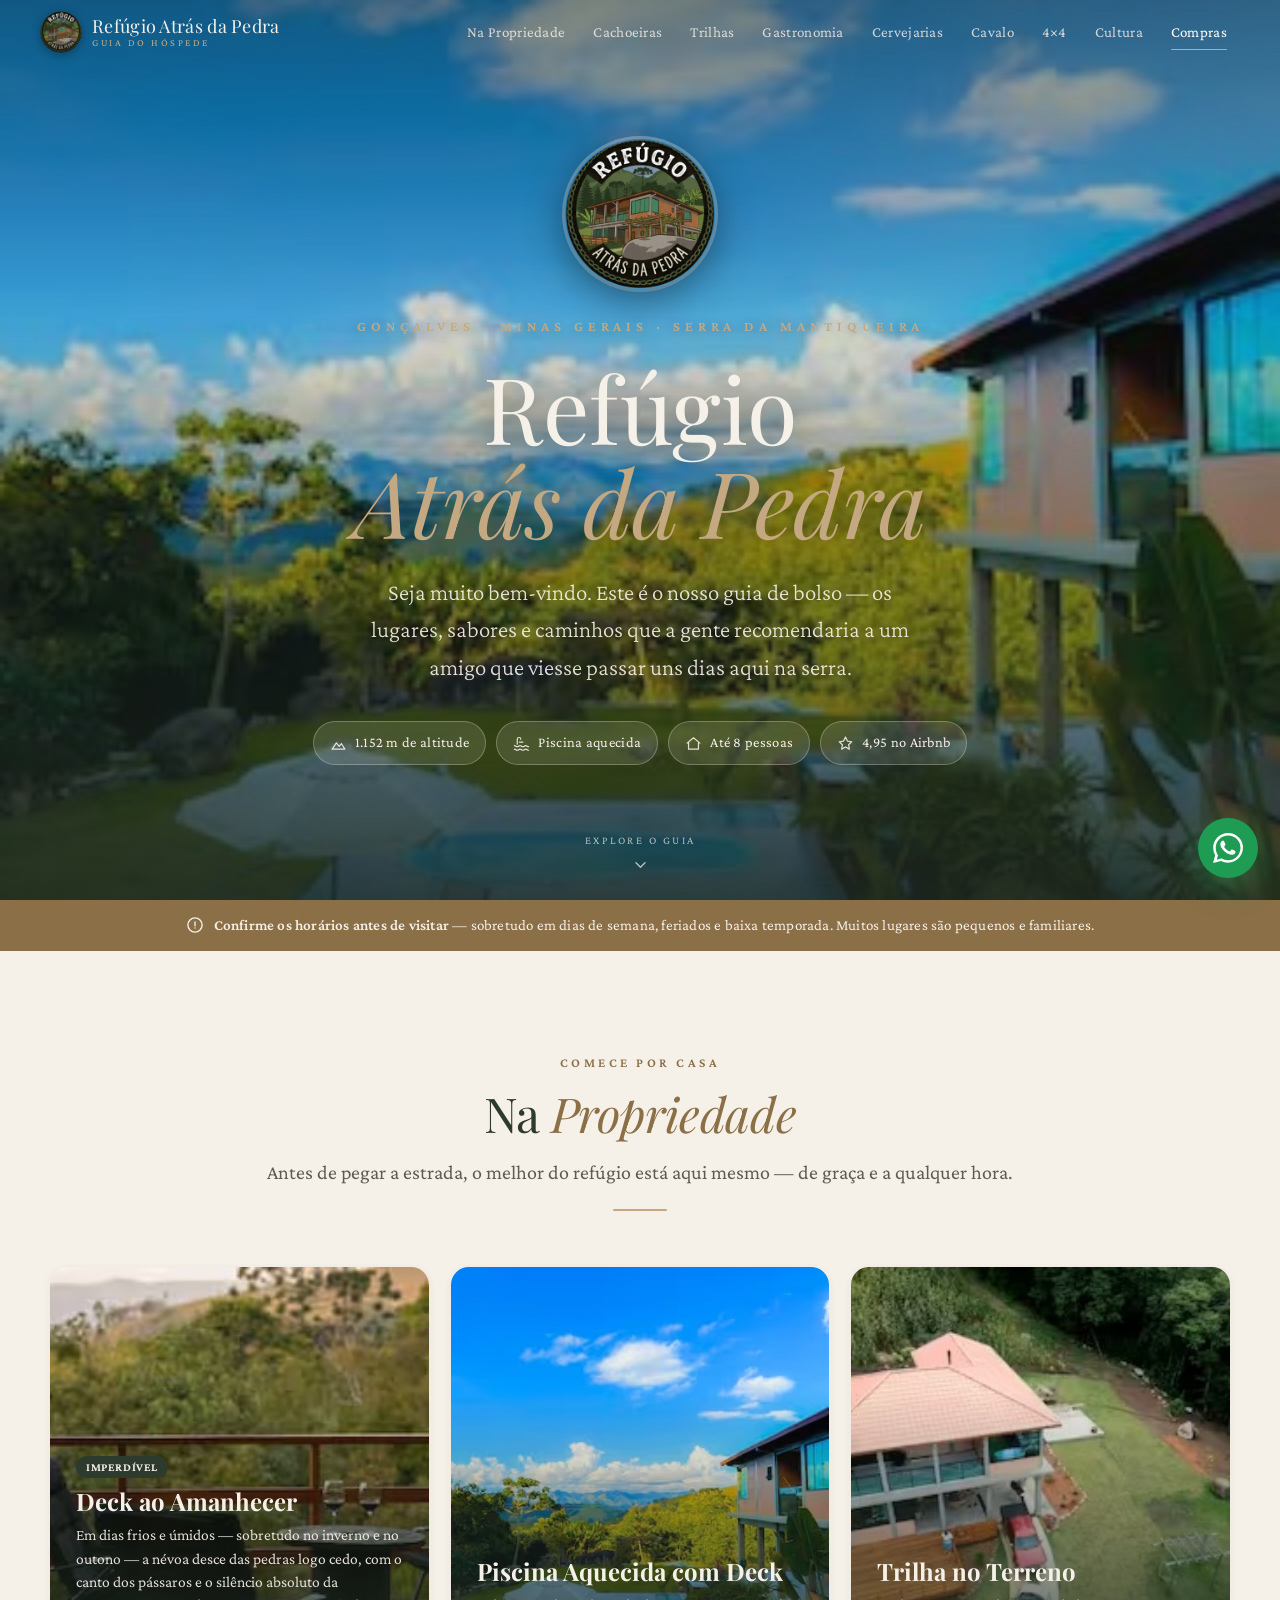
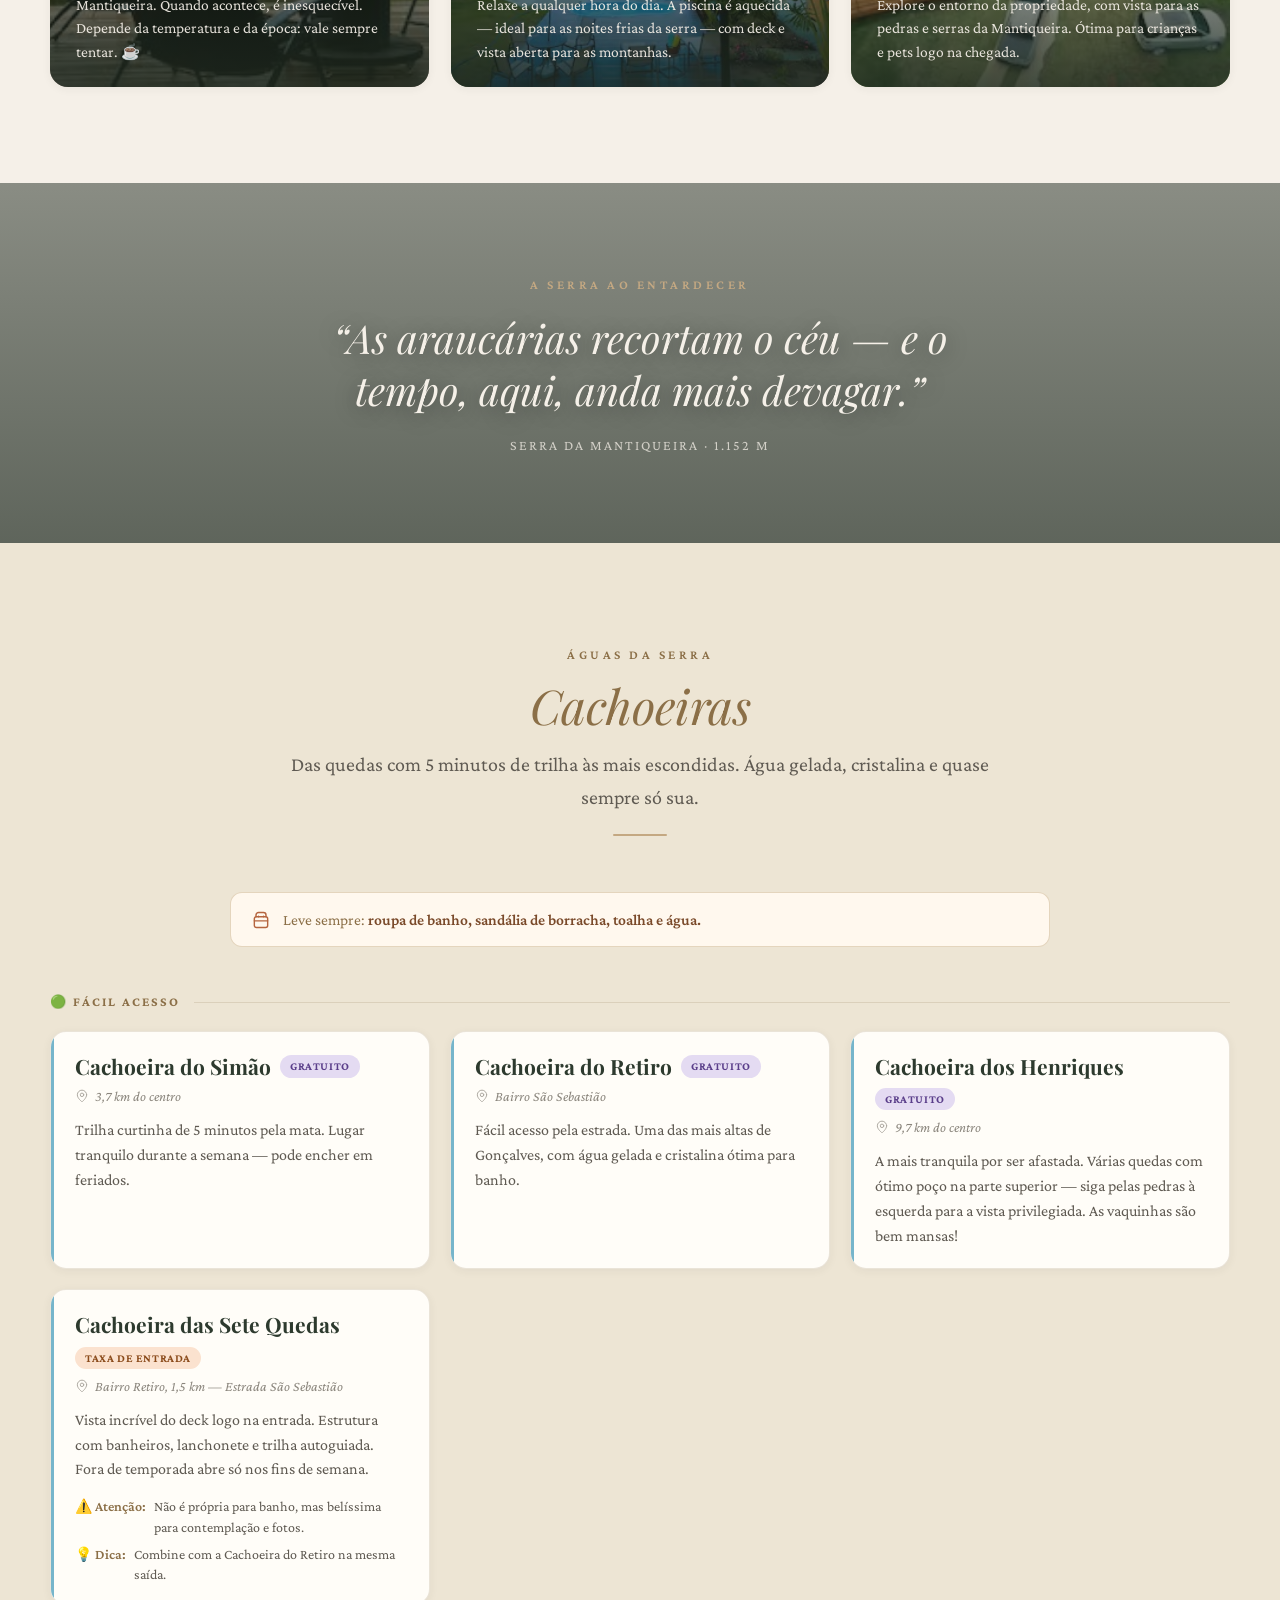
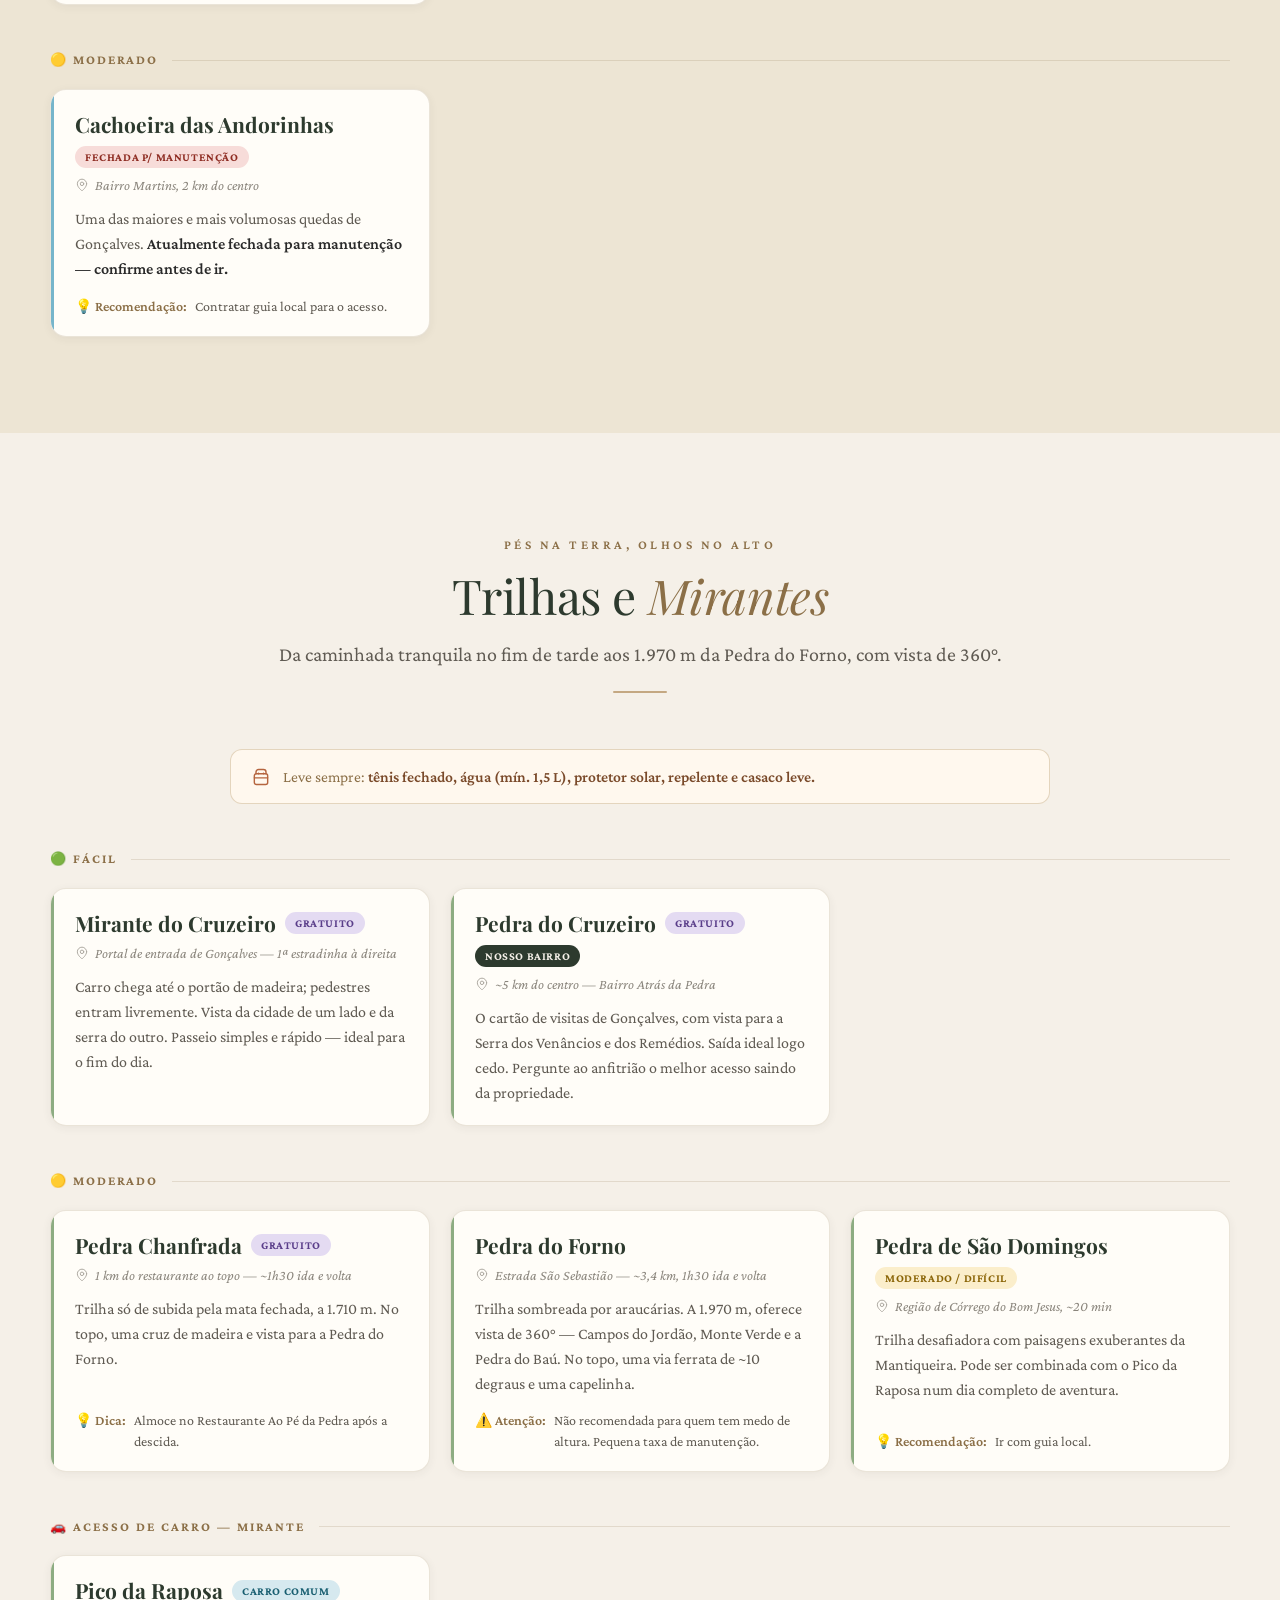
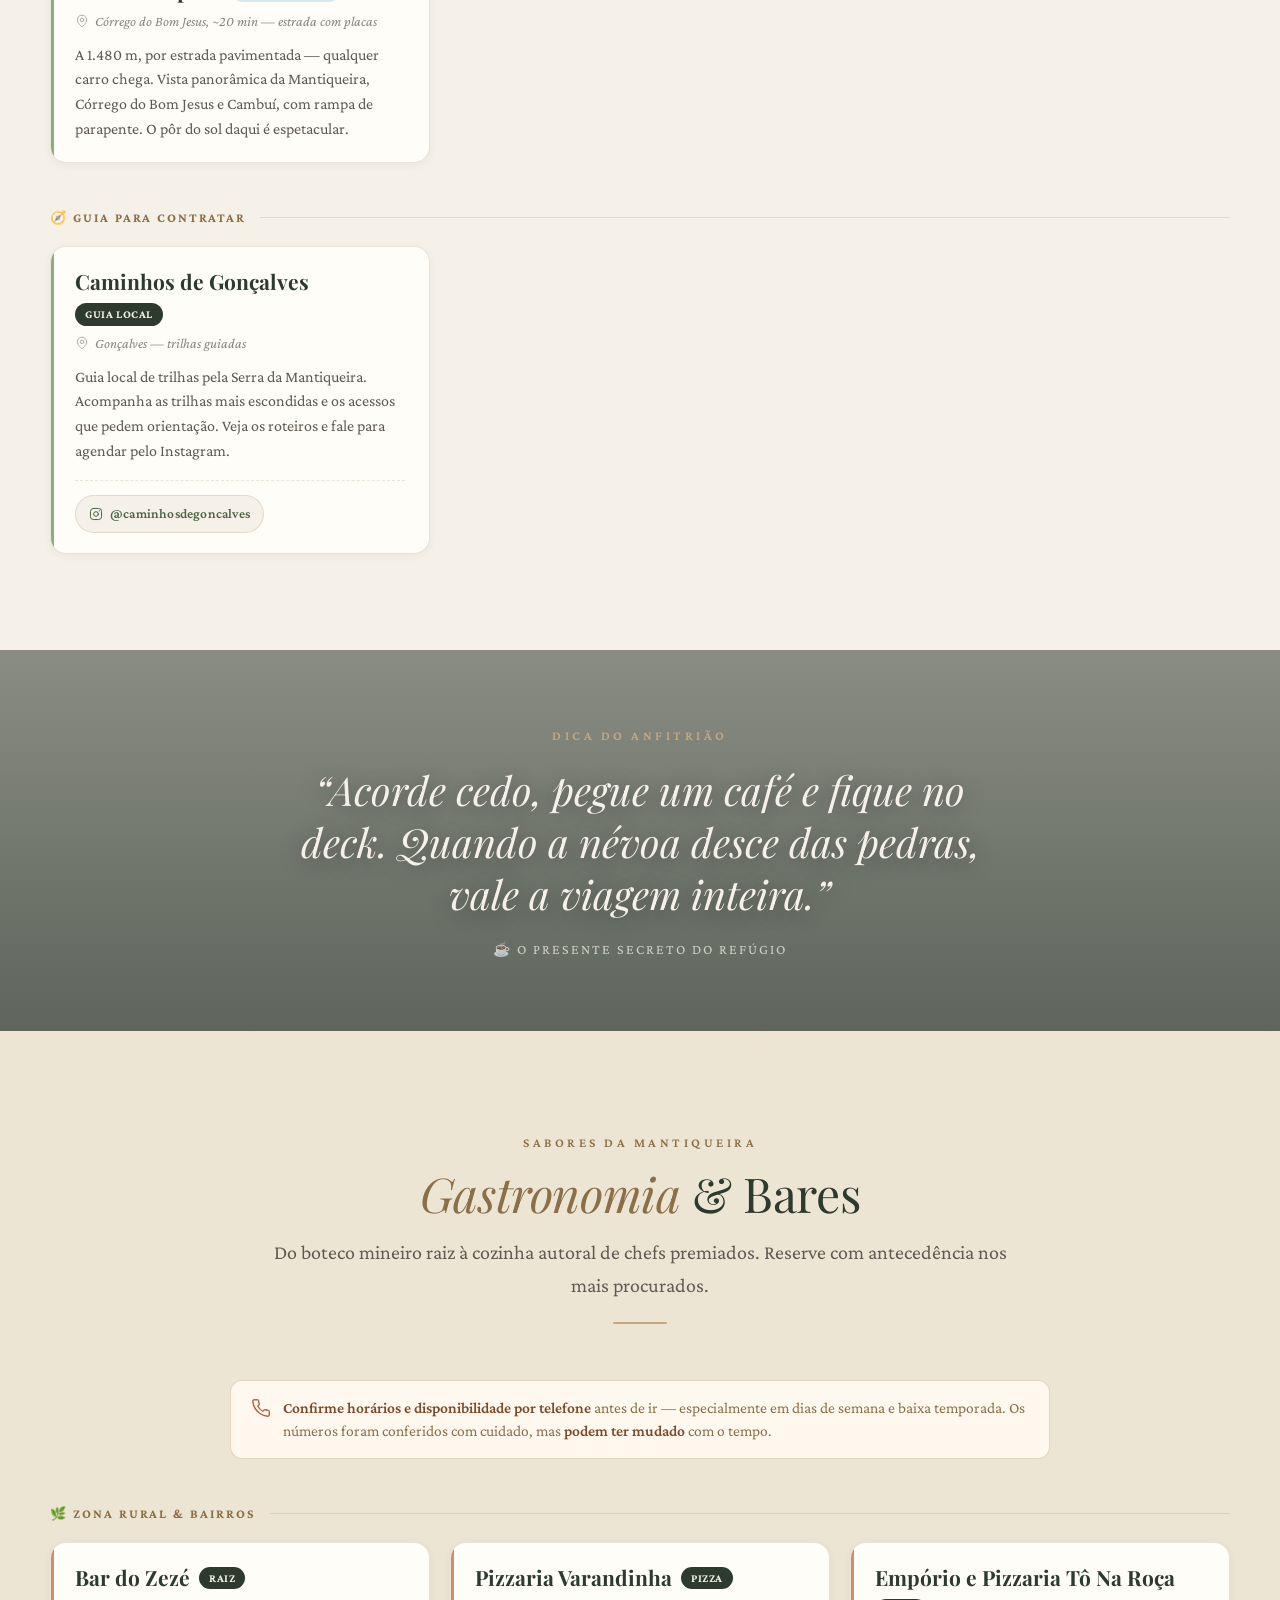
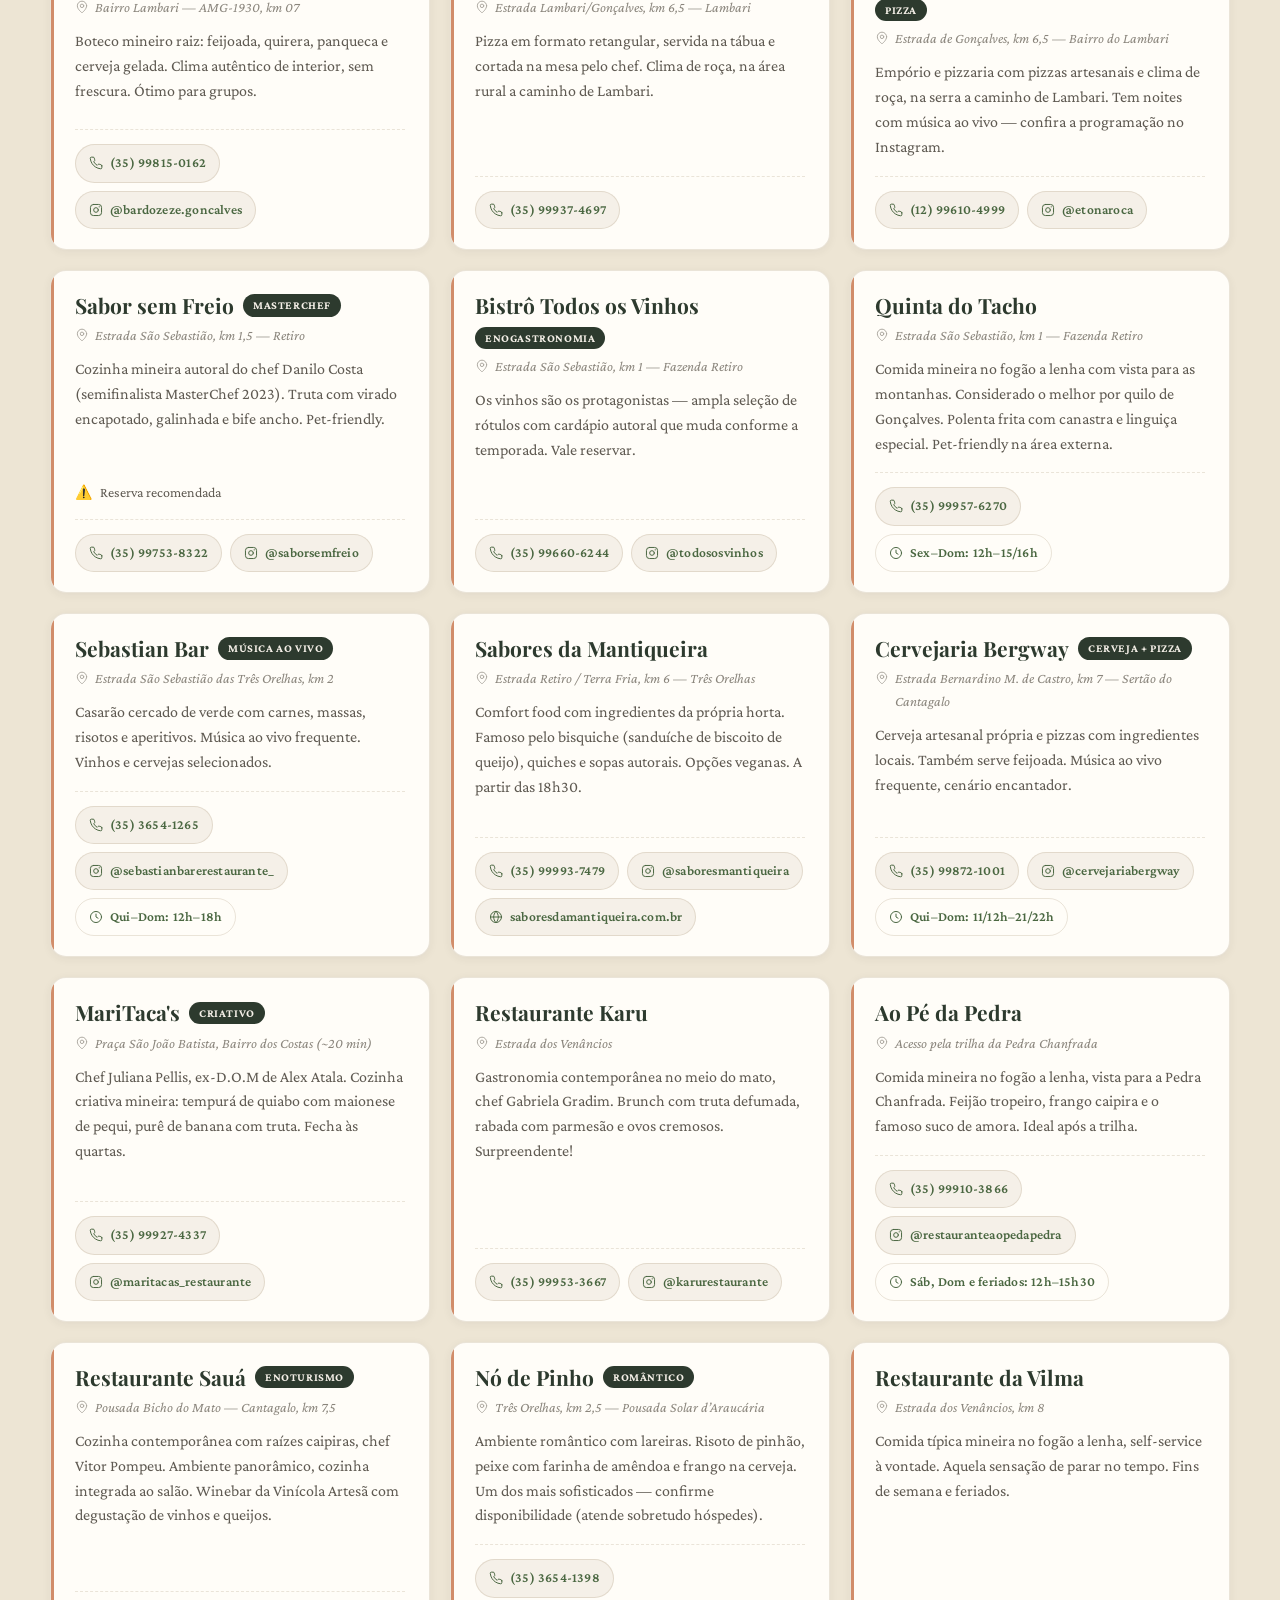
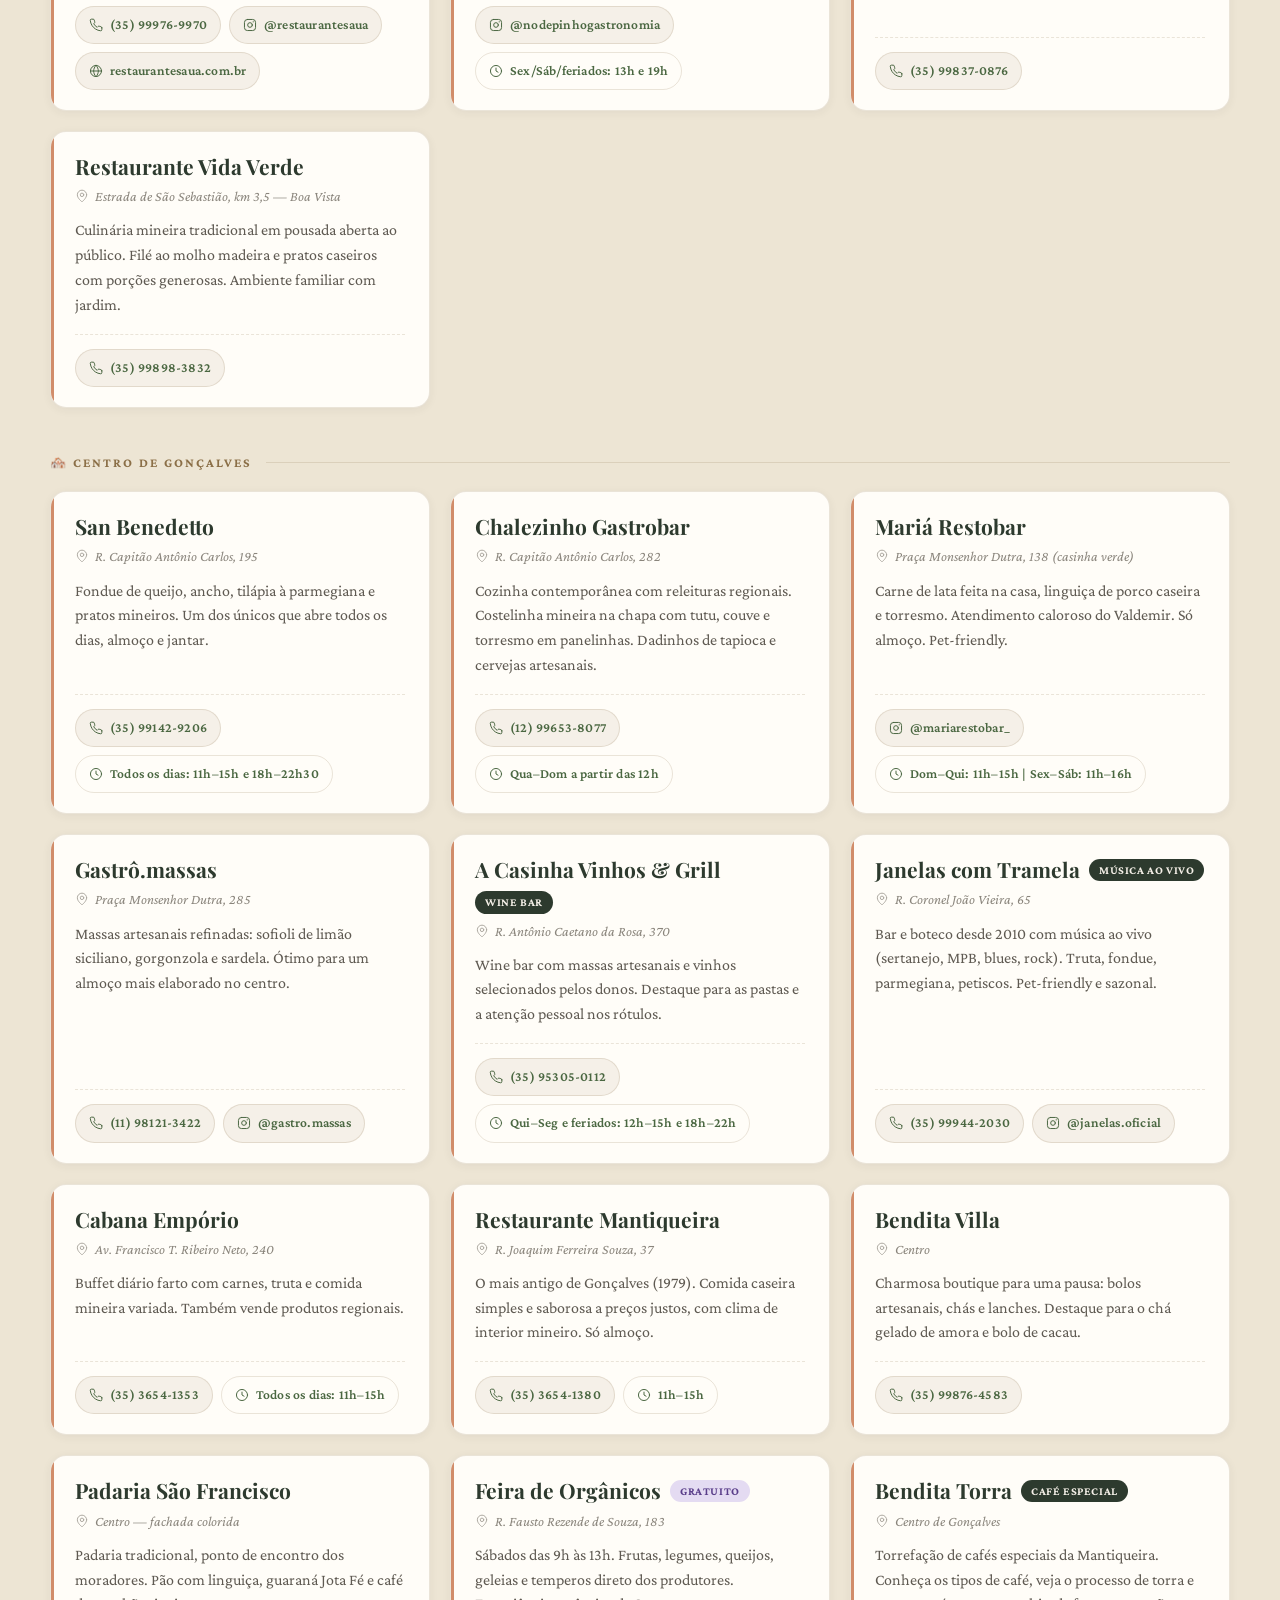
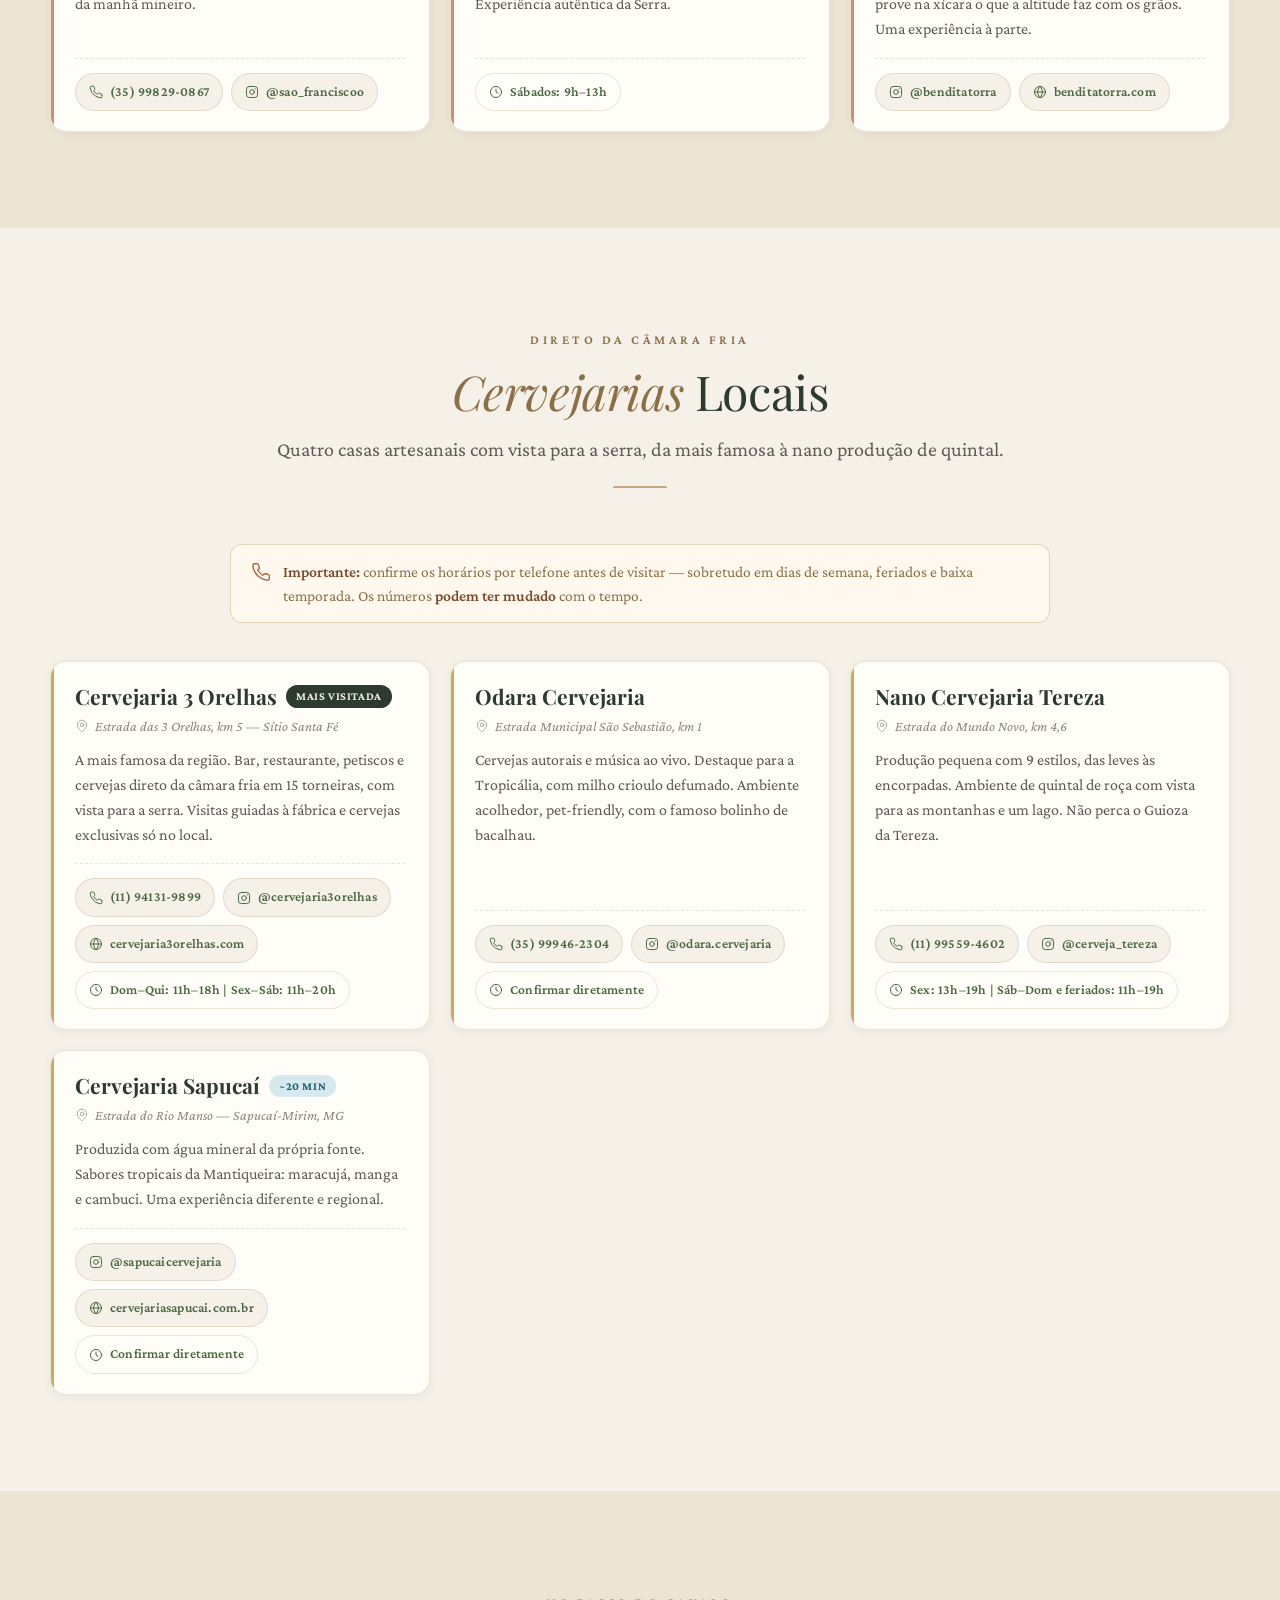
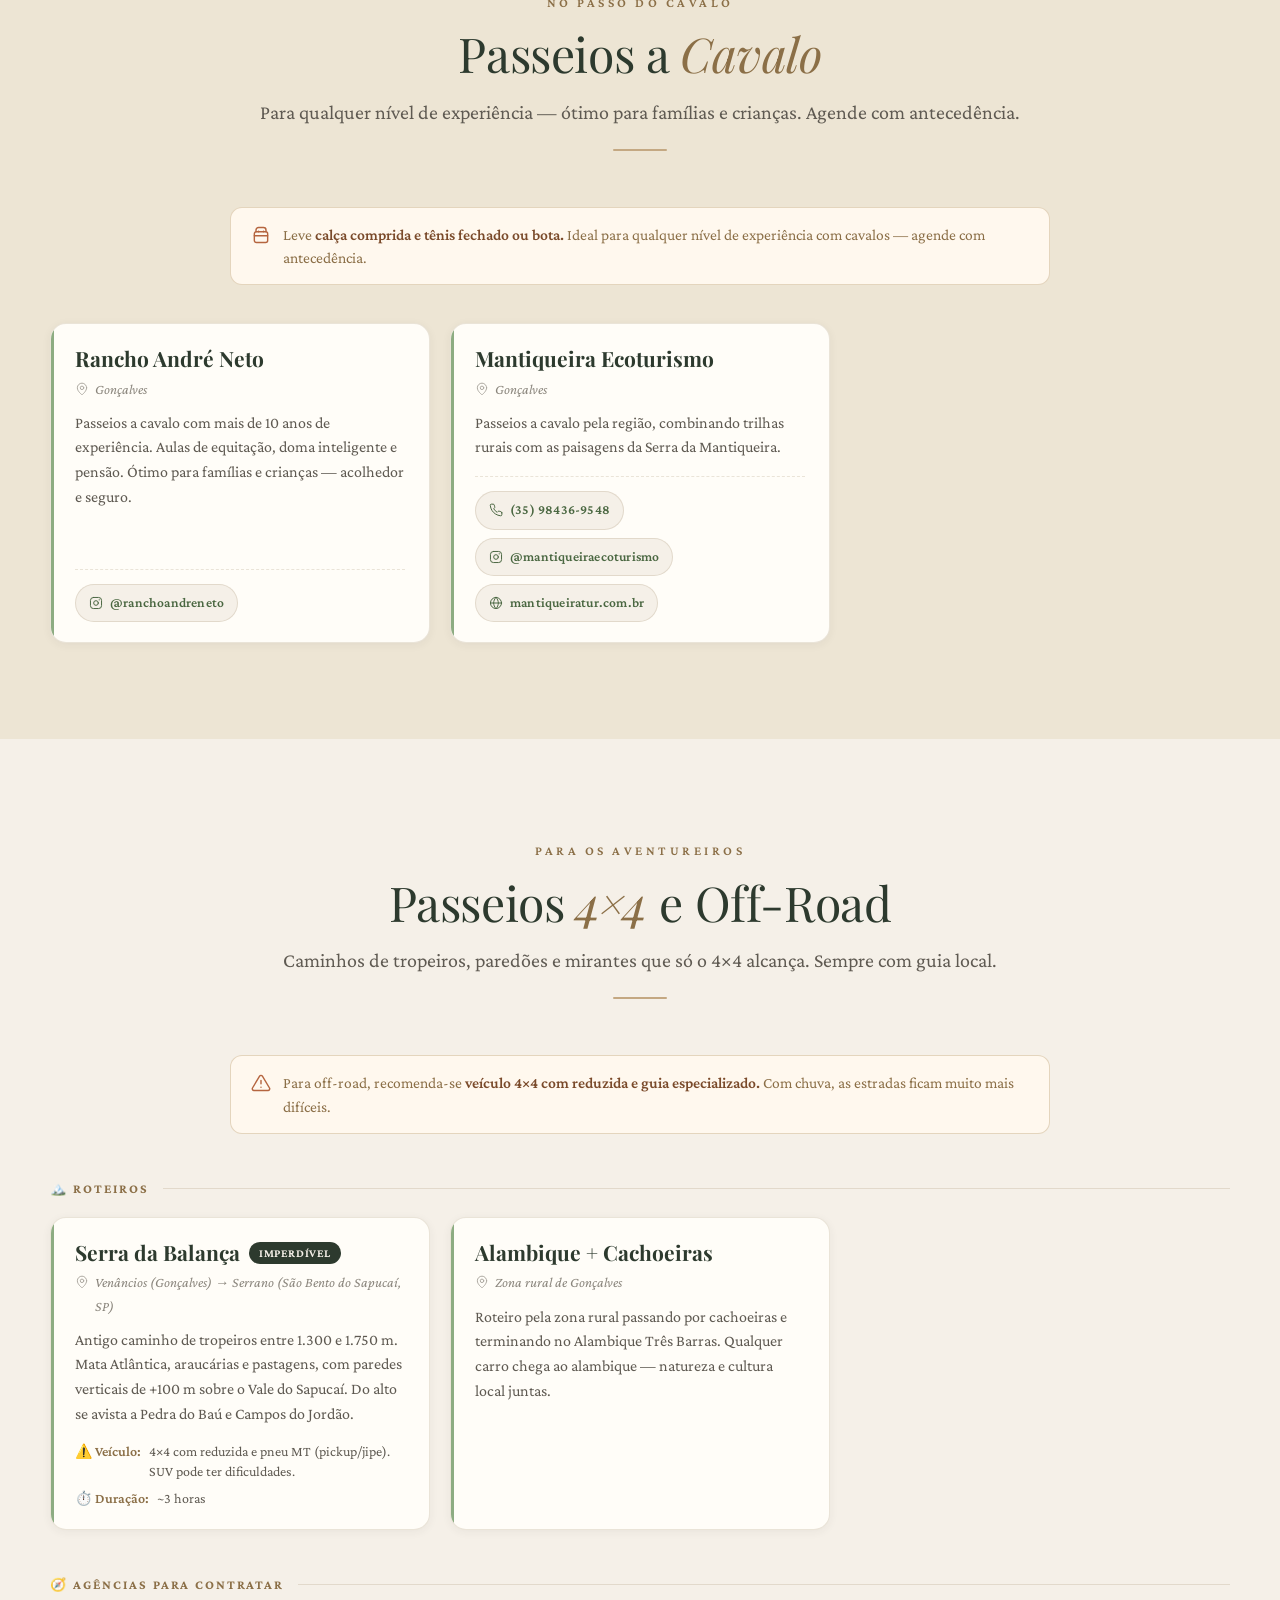
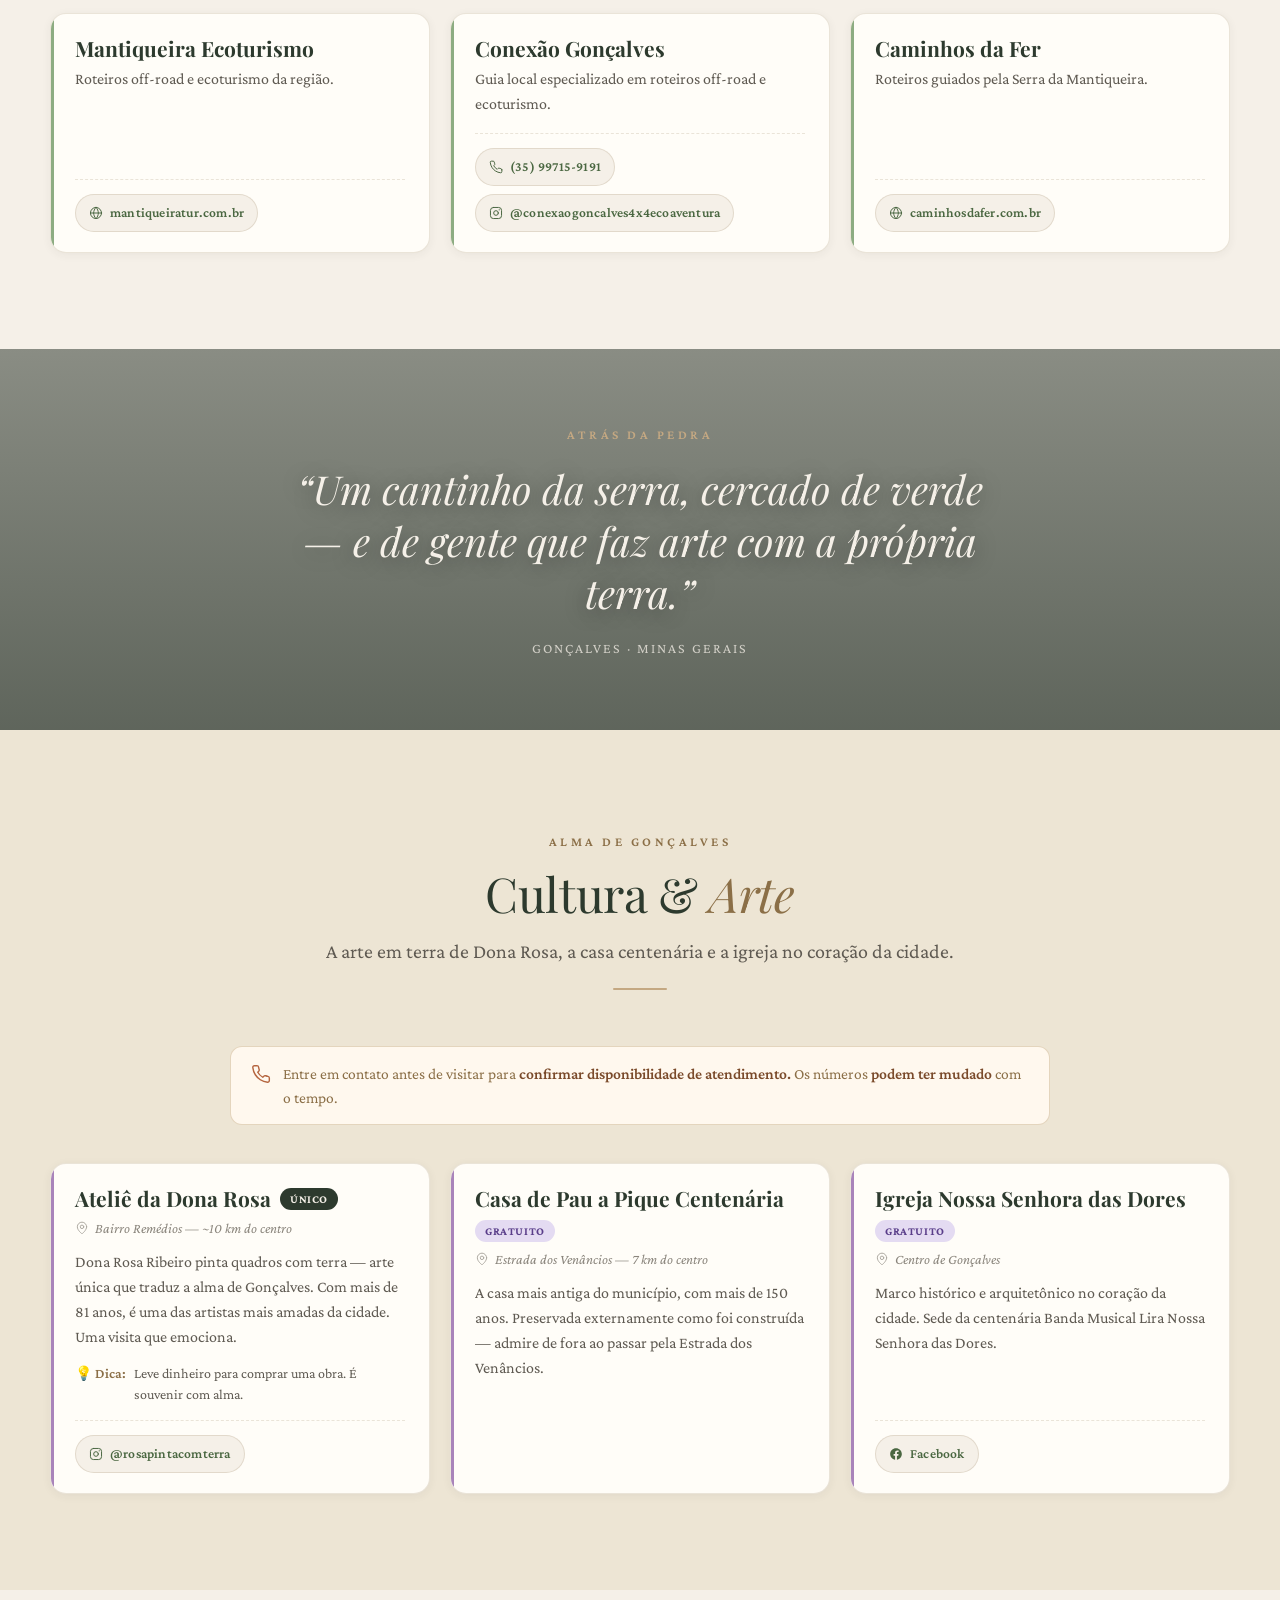
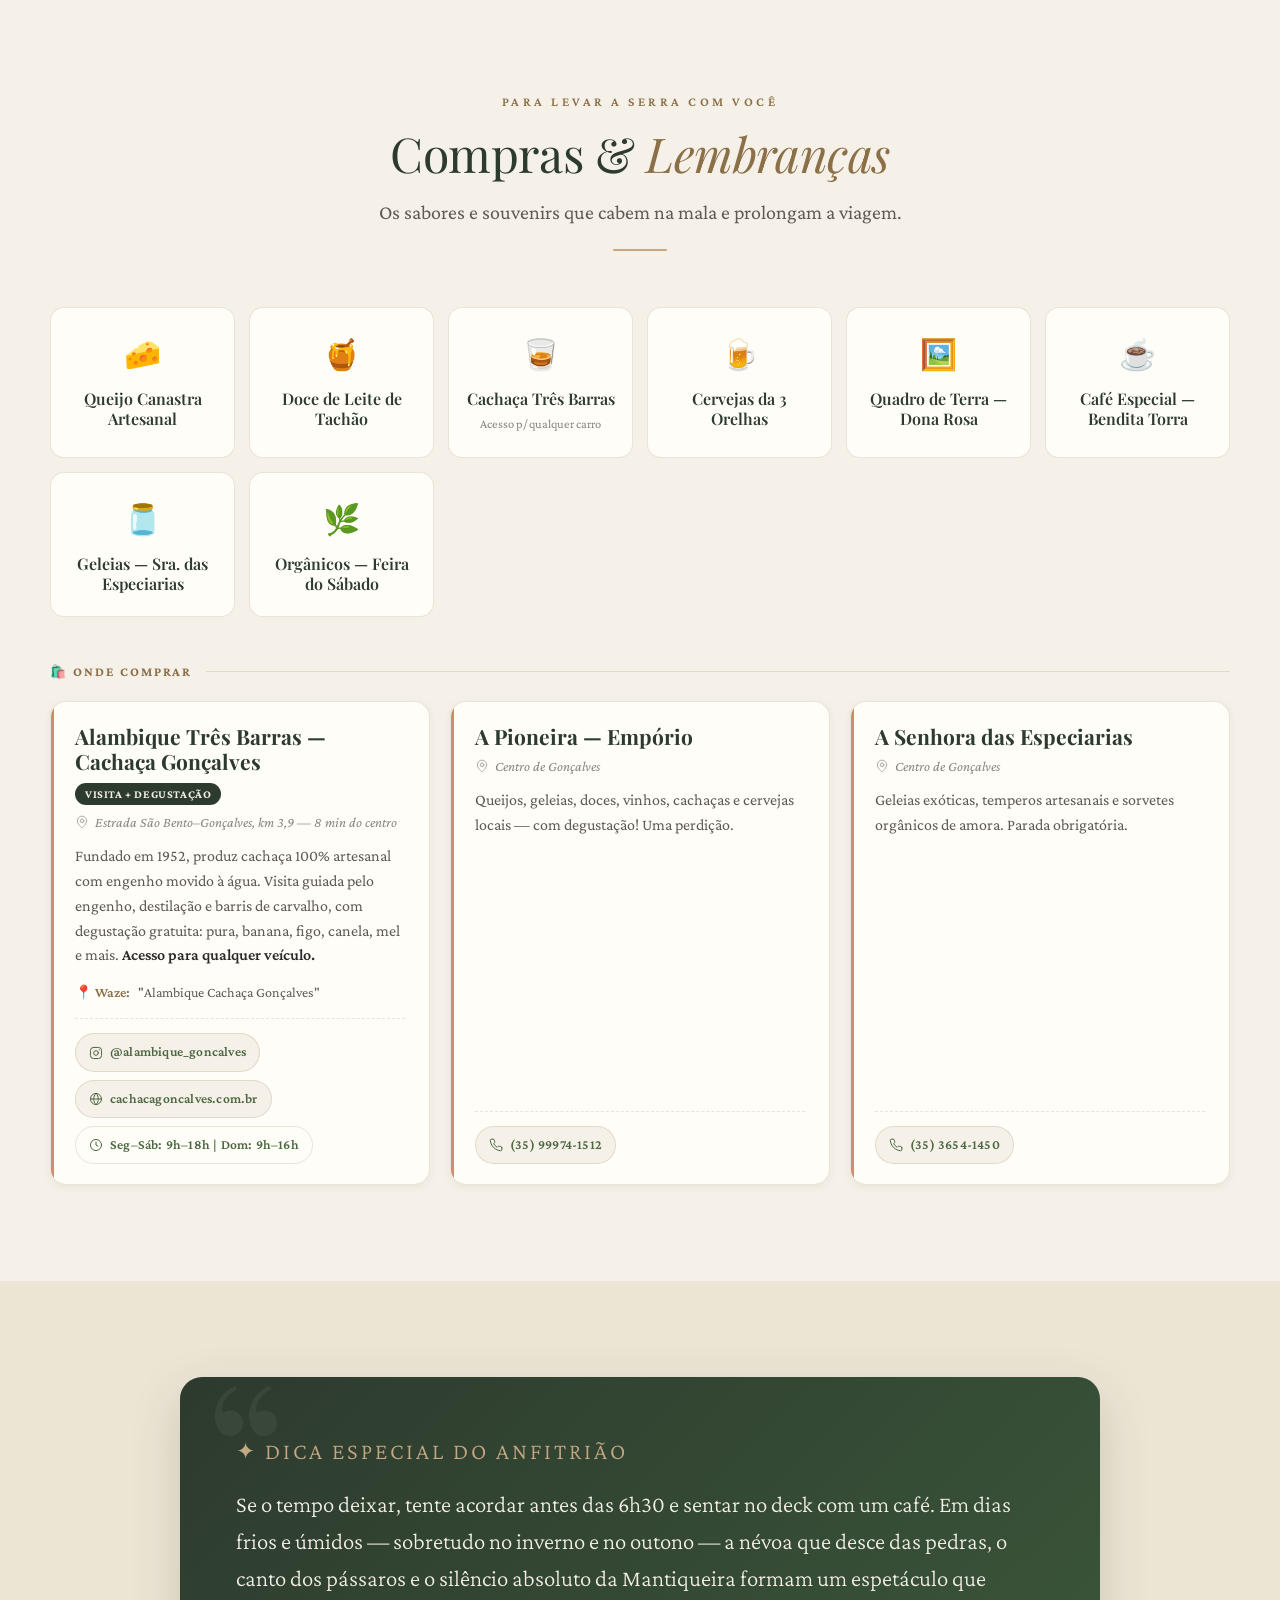
<file: index.html>
<!DOCTYPE html>
<html lang="pt-BR">
<head>
<meta charset="UTF-8">
<meta name="viewport" content="width=device-width, initial-scale=1.0">
<title>Refúgio Atrás da Pedra — Guia do Hóspede</title>
<meta name="description" content="Guia do hóspede do Refúgio Atrás da Pedra — Gonçalves, MG, Serra da Mantiqueira. Cachoeiras, trilhas, gastronomia, cervejarias e mais, com carinho de quem mora aqui.">
<link rel="preconnect" href="https://fonts.googleapis.com">
<link rel="preconnect" href="https://fonts.gstatic.com" crossorigin>
<link href="https://fonts.googleapis.com/css2?family=Playfair+Display:ital,wght@0,400;0,600;0,700;1,400;1,600&family=Crimson+Pro:ital,wght@0,300;0,400;0,600;0,700;1,400&display=swap" rel="stylesheet">
<link rel="stylesheet" href="styles.css">
</head>
<body>

<!-- ============ NAV ============ -->
<nav class="nav">
  <a class="nav-brand" href="#topo">
    <img class="nav-mark" src="assets/logo.png" alt="Refúgio Atrás da Pedra">
    <span class="nav-brand-text">Refúgio Atrás da Pedra<small>Guia do Hóspede</small></span>
  </a>
  <div class="nav-links">
    <a href="#propriedade">Na Propriedade</a>
    <a href="#cachoeiras">Cachoeiras</a>
    <a href="#trilhas">Trilhas</a>
    <a href="#gastronomia">Gastronomia</a>
    <a href="#cervejarias">Cervejarias</a>
    <a href="#cavalo">Cavalo</a>
    <a href="#offroad">4×4</a>
    <a href="#cultura">Cultura</a>
    <a href="#compras">Compras</a>
  </div>
  <button class="nav-toggle" aria-label="Abrir menu">
    <span></span><span></span><span></span>
  </button>
</nav>

<!-- ============ HERO ============ -->
<header class="hero" id="topo" data-screen-label="Hero">
  <div class="hero-bg"></div>
  <div class="hero-inner">
    <img class="hero-logo" src="assets/logo.png" alt="Refúgio Atrás da Pedra">
    <p class="hero-eyebrow">Gonçalves · Minas Gerais · Serra da Mantiqueira</p>
    <h1>Refúgio <em>Atrás da Pedra</em></h1>
    <p class="hero-sub">Seja muito bem-vindo. Este é o nosso guia de bolso — os lugares, sabores e caminhos que a gente recomendaria a um amigo que viesse passar uns dias aqui na serra.</p>
    <div class="hero-chips">
      <span class="hero-chip">
        <svg viewBox="0 0 24 24" fill="none" stroke="currentColor" stroke-width="1.7" stroke-linecap="round" stroke-linejoin="round"><path d="m3 20 6-9 4 5 3-4 5 8Z"/></svg>
        1.152 m de altitude
      </span>
      <span class="hero-chip">
        <svg viewBox="0 0 24 24" fill="none" stroke="currentColor" stroke-width="1.7" stroke-linecap="round" stroke-linejoin="round"><path d="M2 15c2 0 2 1.5 4 1.5S8 15 10 15s2 1.5 4 1.5 2-1.5 4-1.5 2 1.5 4 1.5M2 20c2 0 2 1.5 4 1.5S8 20 10 20s2 1.5 4 1.5 2-1.5 4-1.5 2 1.5 4 1.5M6 13V6a2.5 2.5 0 0 1 5 0M9 10h5"/></svg>
        Piscina aquecida
      </span>
      <span class="hero-chip">
        <svg viewBox="0 0 24 24" fill="none" stroke="currentColor" stroke-width="1.7" stroke-linecap="round" stroke-linejoin="round"><path d="M3 11.5 12 4l9 7.5M5 10v10h14V10"/></svg>
        Até 8 pessoas
      </span>
      <span class="hero-chip">
        <svg viewBox="0 0 24 24" fill="none" stroke="currentColor" stroke-width="1.7" stroke-linecap="round" stroke-linejoin="round"><path d="m12 3 2.7 5.6 6.1.9-4.4 4.3 1 6.1L12 17l-5.4 2.9 1-6.1L3.2 9.5l6.1-.9Z"/></svg>
        4,95 no Airbnb
      </span>
    </div>
  </div>
  <a href="#aviso" class="hero-scroll" aria-label="Rolar para baixo">
    Explore o guia
    <svg viewBox="0 0 24 24" fill="none" stroke="currentColor" stroke-width="2" stroke-linecap="round" stroke-linejoin="round"><path d="m6 9 6 6 6-6"/></svg>
  </a>
</header>

<!-- ============ AVISO BAR ============ -->
<div class="aviso-bar" id="aviso">
  <svg viewBox="0 0 24 24" fill="none" stroke="currentColor" stroke-width="1.8" stroke-linecap="round" stroke-linejoin="round"><circle cx="12" cy="12" r="9.5"/><path d="M12 8v5M12 16h.01"/></svg>
  <span><strong>Confirme os horários antes de visitar</strong> — sobretudo em dias de semana, feriados e baixa temporada. Muitos lugares são pequenos e familiares.</span>
</div>

<!-- ============ 1. NA PROPRIEDADE ============ -->
<section class="section" id="propriedade" data-screen-label="Na Propriedade">
  <div class="section-inner">
    <div class="section-head reveal">
      <span class="eyebrow">Comece por casa</span>
      <h2 class="section-title">Na <em>Propriedade</em></h2>
      <p class="section-desc">Antes de pegar a estrada, o melhor do refúgio está aqui mesmo — de graça e a qualquer hora.</p>
      <div class="section-rule"></div>
    </div>
    <div id="mount-propriedade"></div>
  </div>
</section>

<!-- banner -->
<div class="banner" style="background-image:url('assets/araucarias.jpg');" data-screen-label="Banner araucárias">
  <div class="banner-inner reveal">
    <span class="eyebrow">A serra ao entardecer</span>
    <p class="banner-quote">“As araucárias recortam o céu — e o tempo, aqui, anda mais devagar.”</p>
    <p class="banner-attr">Serra da Mantiqueira · 1.152 m</p>
  </div>
</div>

<!-- ============ 2. CACHOEIRAS ============ -->
<section class="section alt" id="cachoeiras" data-screen-label="Cachoeiras">
  <div class="section-inner">
    <div class="section-head reveal">
      <span class="eyebrow">Águas da serra</span>
      <h2 class="section-title"><em>Cachoeiras</em></h2>
      <p class="section-desc">Das quedas com 5 minutos de trilha às mais escondidas. Água gelada, cristalina e quase sempre só sua.</p>
      <div class="section-rule"></div>
    </div>
    <div id="mount-cachoeiras"></div>
  </div>
</section>

<!-- ============ 3. TRILHAS E MIRANTES ============ -->
<section class="section" id="trilhas" data-screen-label="Trilhas e Mirantes">
  <div class="section-inner">
    <div class="section-head reveal">
      <span class="eyebrow">Pés na terra, olhos no alto</span>
      <h2 class="section-title">Trilhas e <em>Mirantes</em></h2>
      <p class="section-desc">Da caminhada tranquila no fim de tarde aos 1.970 m da Pedra do Forno, com vista de 360°.</p>
      <div class="section-rule"></div>
    </div>
    <div id="mount-trilhas"></div>
  </div>
</section>

<!-- banner -->
<div class="banner" style="background-image:url('assets/mountains.jpg');" data-screen-label="Banner montanhas">
  <div class="banner-inner reveal">
    <span class="eyebrow">Dica do anfitrião</span>
    <p class="banner-quote">“Acorde cedo, pegue um café e fique no deck. Quando a névoa desce das pedras, vale a viagem inteira.”</p>
    <p class="banner-attr">☕ O presente secreto do refúgio</p>
  </div>
</div>

<!-- ============ 4. GASTRONOMIA ============ -->
<section class="section alt" id="gastronomia" data-screen-label="Gastronomia">
  <div class="section-inner">
    <div class="section-head reveal">
      <span class="eyebrow">Sabores da Mantiqueira</span>
      <h2 class="section-title"><em>Gastronomia</em> &amp; Bares</h2>
      <p class="section-desc">Do boteco mineiro raiz à cozinha autoral de chefs premiados. Reserve com antecedência nos mais procurados.</p>
      <div class="section-rule"></div>
    </div>
    <div id="mount-gastronomia"></div>
  </div>
</section>

<!-- ============ 5. CERVEJARIAS ============ -->
<section class="section" id="cervejarias" data-screen-label="Cervejarias">
  <div class="section-inner">
    <div class="section-head reveal">
      <span class="eyebrow">Direto da câmara fria</span>
      <h2 class="section-title"><em>Cervejarias</em> Locais</h2>
      <p class="section-desc">Quatro casas artesanais com vista para a serra, da mais famosa à nano produção de quintal.</p>
      <div class="section-rule"></div>
    </div>
    <div id="mount-cervejarias"></div>
  </div>
</section>

<!-- ============ 6. CAVALO ============ -->
<section class="section alt" id="cavalo" data-screen-label="Passeios a Cavalo">
  <div class="section-inner">
    <div class="section-head reveal">
      <span class="eyebrow">No passo do cavalo</span>
      <h2 class="section-title">Passeios a <em>Cavalo</em></h2>
      <p class="section-desc">Para qualquer nível de experiência — ótimo para famílias e crianças. Agende com antecedência.</p>
      <div class="section-rule"></div>
    </div>
    <div id="mount-cavalo"></div>
  </div>
</section>

<!-- ============ 7. 4X4 ============ -->
<section class="section" id="offroad" data-screen-label="Passeios 4x4">
  <div class="section-inner">
    <div class="section-head reveal">
      <span class="eyebrow">Para os aventureiros</span>
      <h2 class="section-title">Passeios <em>4×4</em> e Off-Road</h2>
      <p class="section-desc">Caminhos de tropeiros, paredões e mirantes que só o 4×4 alcança. Sempre com guia local.</p>
      <div class="section-rule"></div>
    </div>
    <div id="mount-offroad"></div>
  </div>
</section>

<!-- banner -->
<div class="banner" style="background-image:url('assets/aerial.jpg');" data-screen-label="Banner aérea">
  <div class="banner-inner reveal">
    <span class="eyebrow">Atrás da Pedra</span>
    <p class="banner-quote">“Um cantinho da serra, cercado de verde — e de gente que faz arte com a própria terra.”</p>
    <p class="banner-attr">Gonçalves · Minas Gerais</p>
  </div>
</div>

<!-- ============ 8. CULTURA ============ -->
<section class="section alt" id="cultura" data-screen-label="Cultura e Arte">
  <div class="section-inner">
    <div class="section-head reveal">
      <span class="eyebrow">Alma de Gonçalves</span>
      <h2 class="section-title">Cultura &amp; <em>Arte</em></h2>
      <p class="section-desc">A arte em terra de Dona Rosa, a casa centenária e a igreja no coração da cidade.</p>
      <div class="section-rule"></div>
    </div>
    <div id="mount-cultura"></div>
  </div>
</section>

<!-- ============ 9. COMPRAS ============ -->
<section class="section" id="compras" data-screen-label="Compras e Lembranças">
  <div class="section-inner">
    <div class="section-head reveal">
      <span class="eyebrow">Para levar a serra com você</span>
      <h2 class="section-title">Compras &amp; <em>Lembranças</em></h2>
      <p class="section-desc">Os sabores e souvenirs que cabem na mala e prolongam a viagem.</p>
      <div class="section-rule"></div>
    </div>
    <div id="mount-souvenirs"></div>
  </div>
</section>

<!-- ============ HOST TIP ============ -->
<section class="section alt">
  <div class="section-inner">
    <div class="host-tip reveal">
      <p class="host-tip-eyebrow">✦ Dica especial do anfitrião</p>
      <p>Se o tempo deixar, tente acordar antes das 6h30 e sentar no deck com um café. Em dias frios e úmidos — sobretudo no inverno e no outono — a névoa que desce das pedras, o canto dos pássaros e o silêncio absoluto da Mantiqueira formam um espetáculo que nenhum roteiro descreve. Não acontece todo dia: depende da temperatura, da umidade e da época. Mas, quando acontece, <em>vale toda a viagem.</em> ☕🌫️</p>
    </div>
  </div>
</section>

<!-- ============ FOOTER ============ -->
<footer class="footer">
  <img class="footer-mark" src="assets/logo.png" alt="Refúgio Atrás da Pedra">
  <h3>Refúgio <em>Atrás da Pedra</em></h3>
  <p class="footer-loc">Gonçalves, MG · Serra da Mantiqueira · 1.152 m de altitude</p>
  <div class="footer-rule"></div>
  <div class="footer-links">
    <a href="#propriedade">Na Propriedade</a>
    <a href="#cachoeiras">Cachoeiras</a>
    <a href="#trilhas">Trilhas</a>
    <a href="#gastronomia">Gastronomia</a>
    <a href="#cervejarias">Cervejarias</a>
    <a href="#cultura">Cultura</a>
    <a href="#compras">Compras</a>
  </div>
  <p class="contact-line">Alguma dúvida? Fale com o anfitrião pelo WhatsApp ou pelo Airbnb.</p>
  <p class="contact-line"><a data-wa href="#" style="color:#c4a882;border-bottom:1px solid rgba(196,168,130,.4)">Chamar no WhatsApp</a> &nbsp;·&nbsp; <a href="https://www.airbnb.com.br/rooms/930623258944055665" target="_blank" rel="noopener" style="color:#c4a882;border-bottom:1px solid rgba(196,168,130,.4)">Ver no Airbnb</a></p>
  <p class="footer-note">⭐ Se curtir a estadia, deixe sua avaliação no Airbnb! · Horários e informações sujeitos a alteração — confirme sempre antes de visitar. Algumas atrações são pequenas e familiares.</p>
</footer>

<!-- ============ WHATSAPP FLOAT ============ -->
<a class="wa-float" data-wa href="#" aria-label="Falar com o anfitrião no WhatsApp">
  <span class="wa-pulse"></span>
  <span class="wa-icon">
    <svg viewBox="0 0 24 24" fill="currentColor" aria-hidden="true"><path d="M.06 24l1.69-6.16a11.86 11.86 0 0 1-1.6-5.95C.15 5.32 5.5 0 12.07 0a11.82 11.82 0 0 1 8.41 3.49 11.76 11.76 0 0 1 3.48 8.4c0 6.56-5.35 11.9-11.9 11.9a12 12 0 0 1-5.7-1.45L.06 24zM6.6 20.2c1.68 1 3.27 1.6 5.46 1.6 5.45 0 9.9-4.43 9.9-9.9a9.82 9.82 0 0 0-9.88-9.9c-5.46 0-9.9 4.44-9.9 9.9 0 2.3.67 4.02 1.8 5.82l-1 3.65 3.62-.97zM17.9 14.6c-.07-.12-.27-.2-.57-.34-.3-.15-1.76-.87-2.03-.97-.27-.1-.47-.15-.67.15-.2.3-.77.96-.94 1.16-.17.2-.35.22-.64.07-.3-.15-1.25-.46-2.39-1.47-.88-.79-1.48-1.76-1.65-2.06-.17-.3-.02-.46.13-.61.13-.13.3-.35.45-.52.15-.17.2-.3.3-.5.1-.2.05-.37-.02-.52-.08-.15-.67-1.61-.92-2.21-.24-.58-.49-.5-.67-.51l-.57-.01c-.2 0-.52.07-.79.37s-1.04 1.01-1.04 2.47 1.06 2.87 1.21 3.07c.15.2 2.1 3.2 5.08 4.49.71.3 1.26.49 1.69.62.71.23 1.36.2 1.87.12.57-.08 1.76-.72 2-1.41.25-.69.25-1.28.18-1.41z"/></svg>
  </span>
  <span class="wa-label">Falar com o anfitrião</span>
</a>

<script src="data.js"></script>
<script src="app.js"></script>
</body>
</html>
</file>
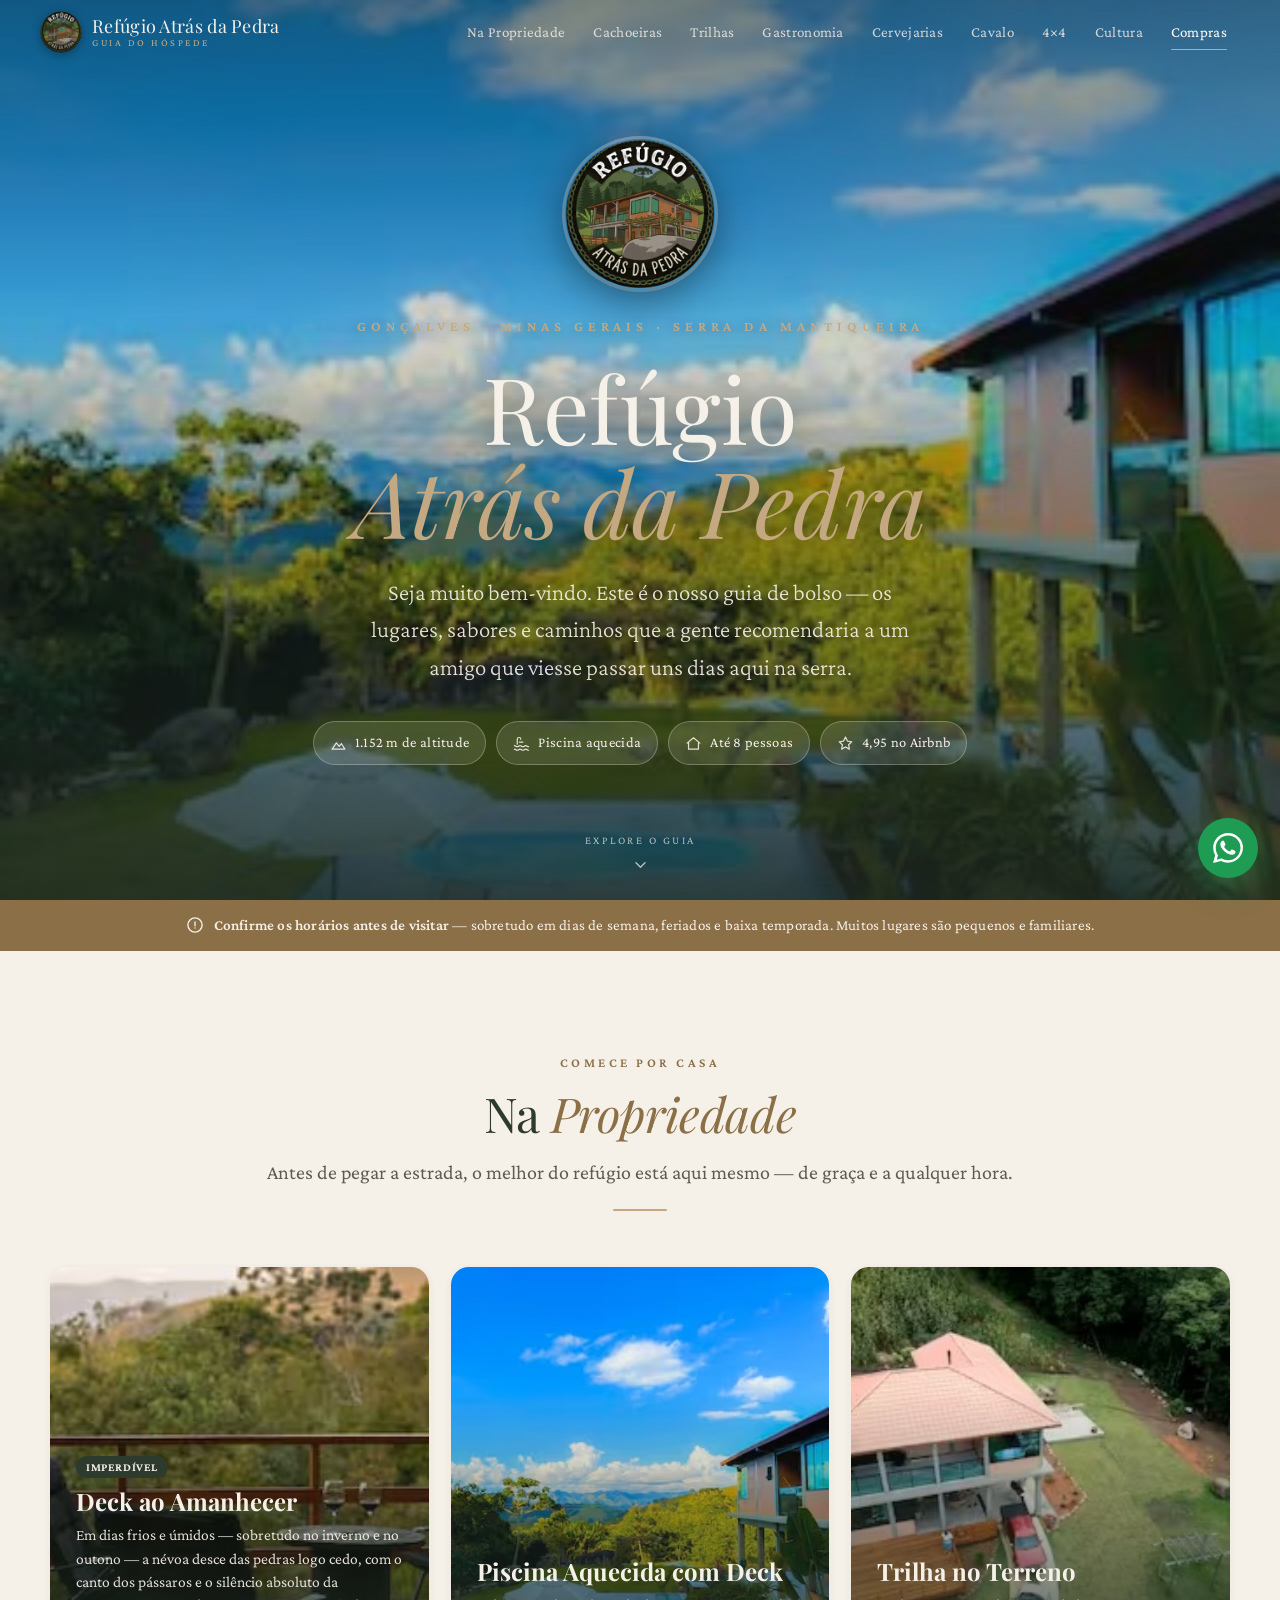
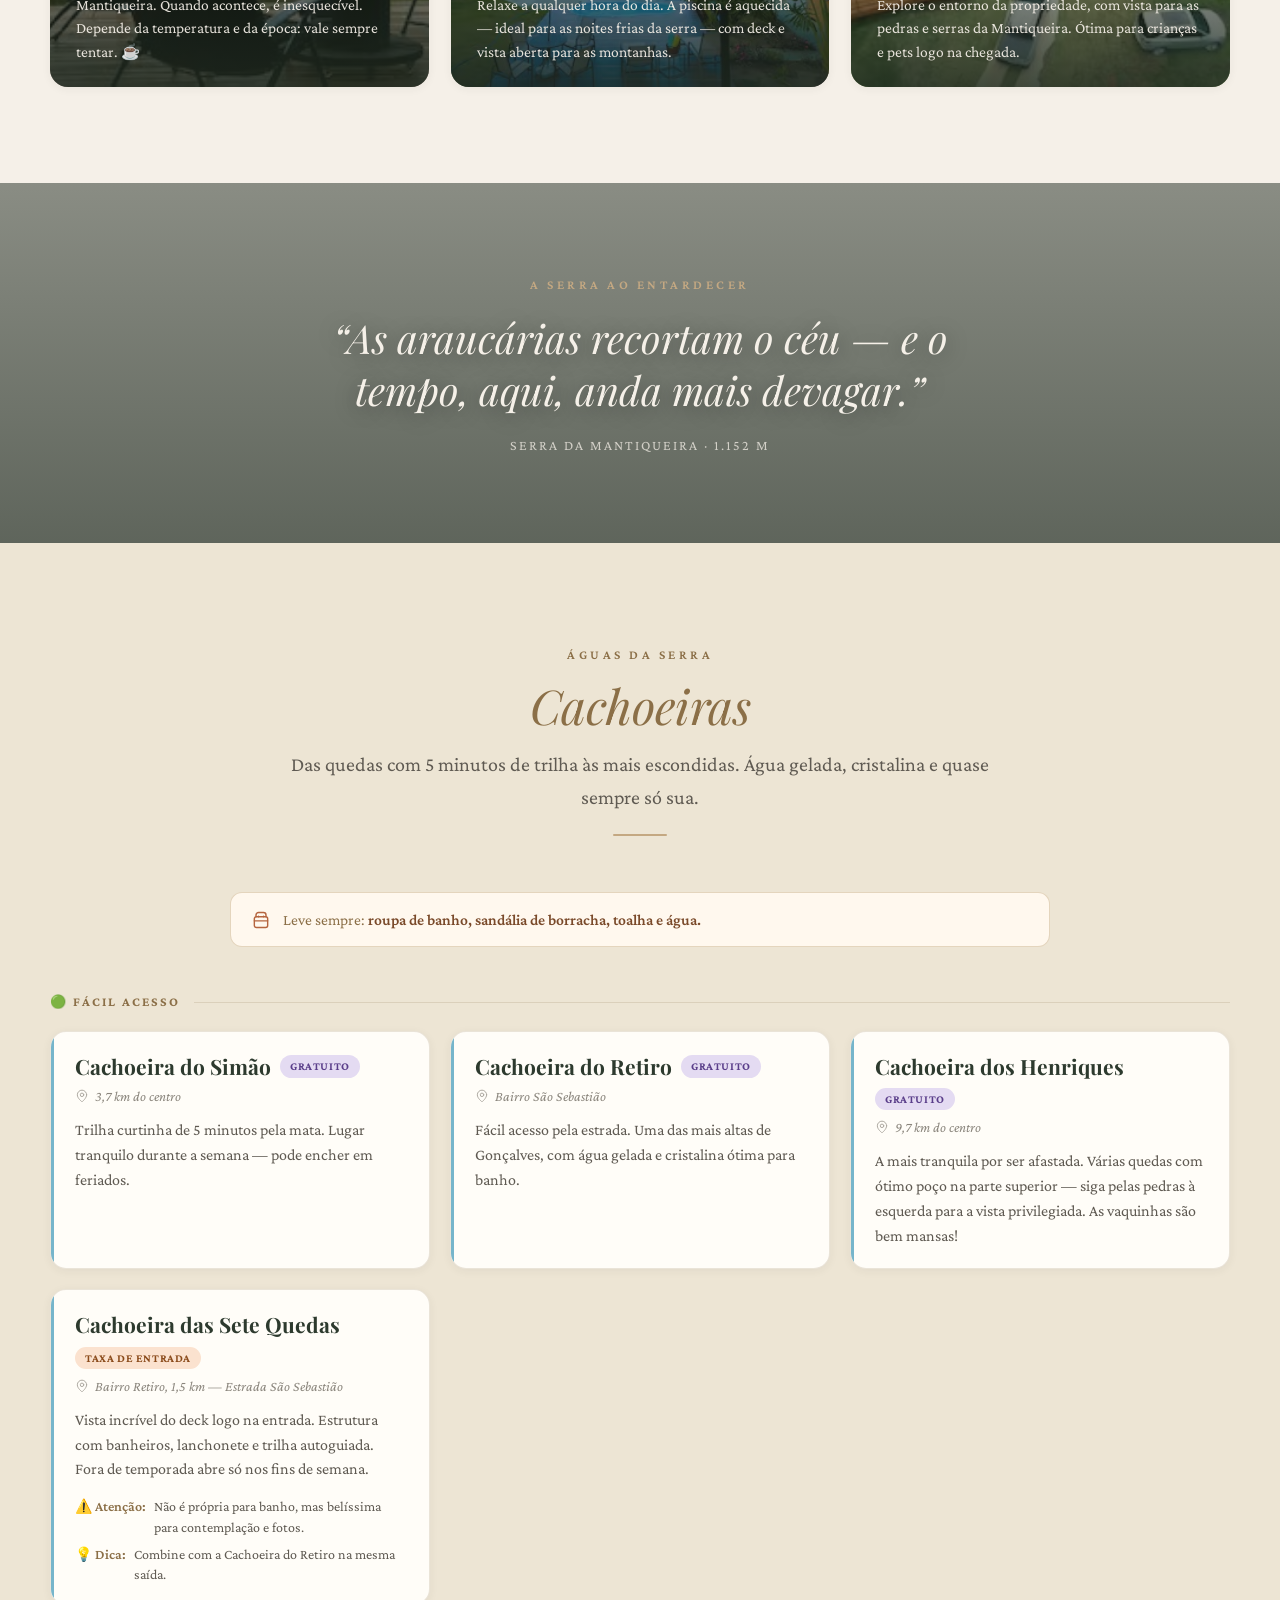
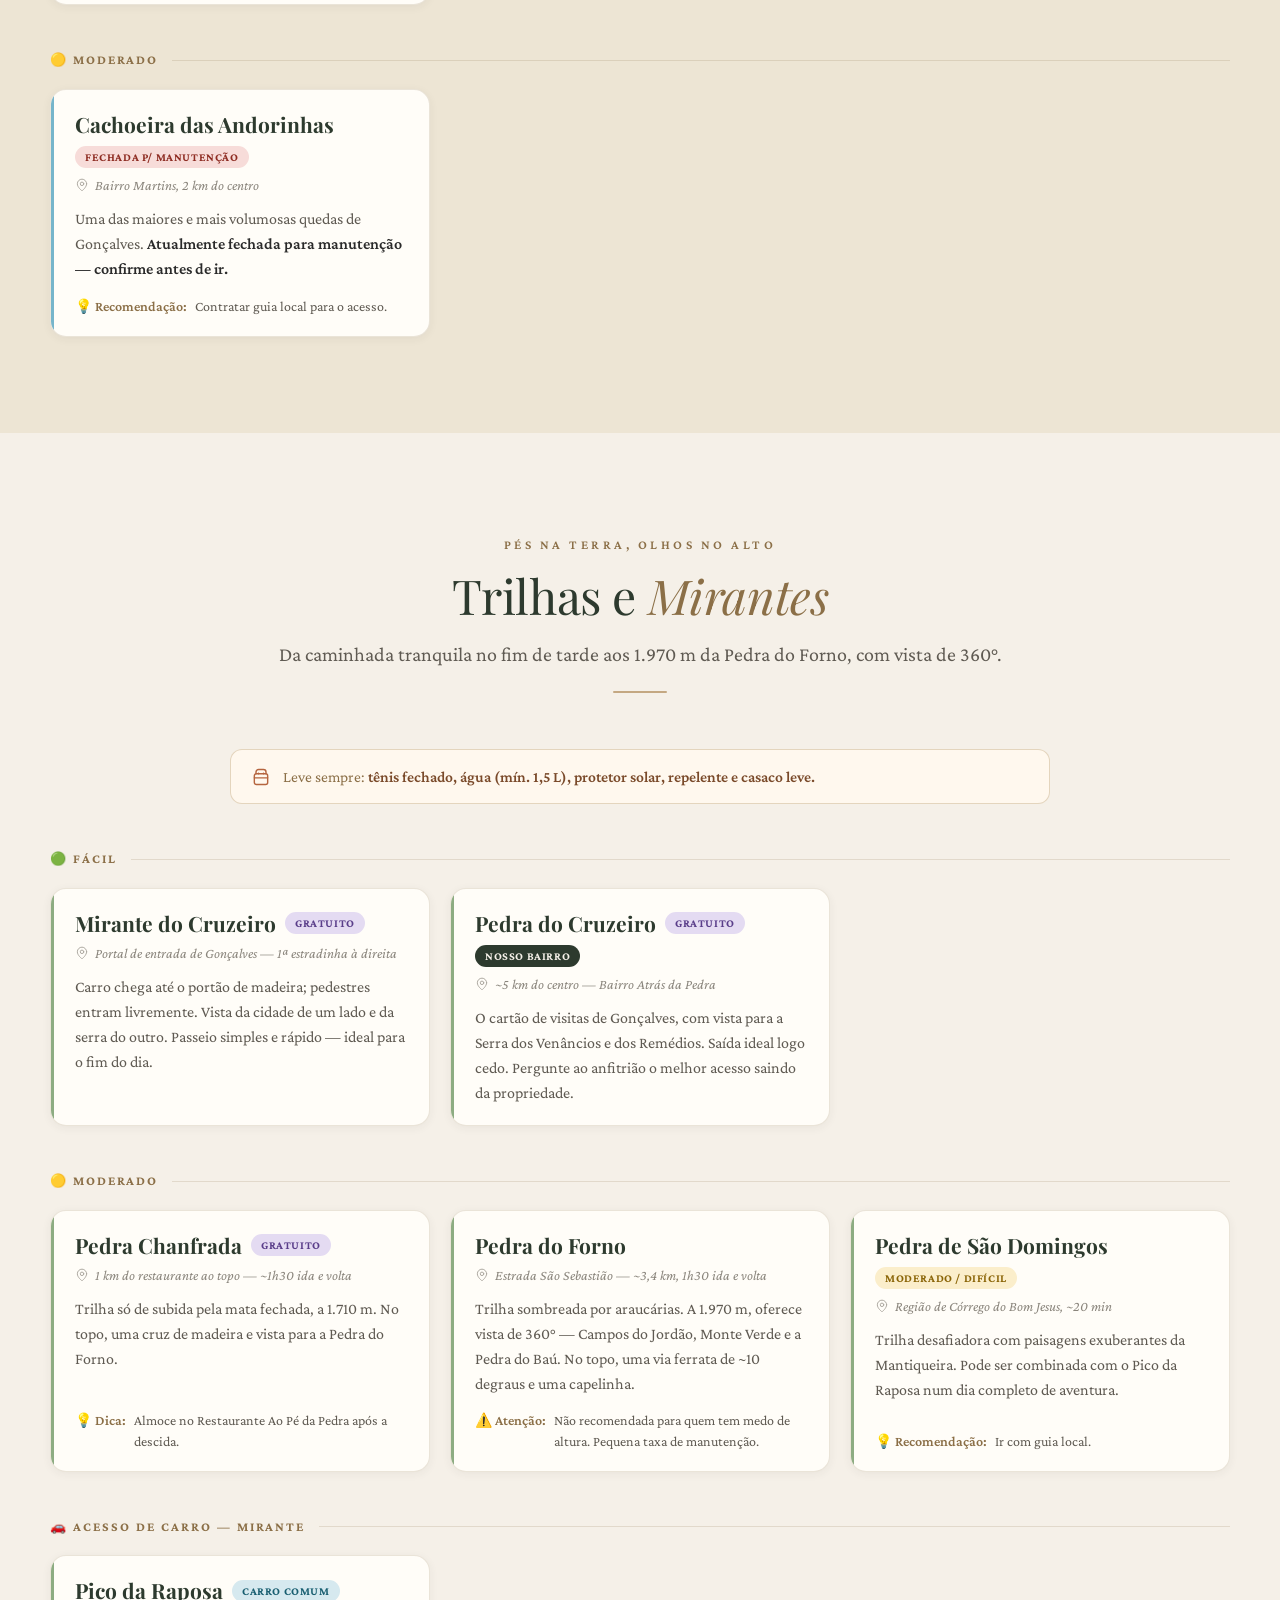
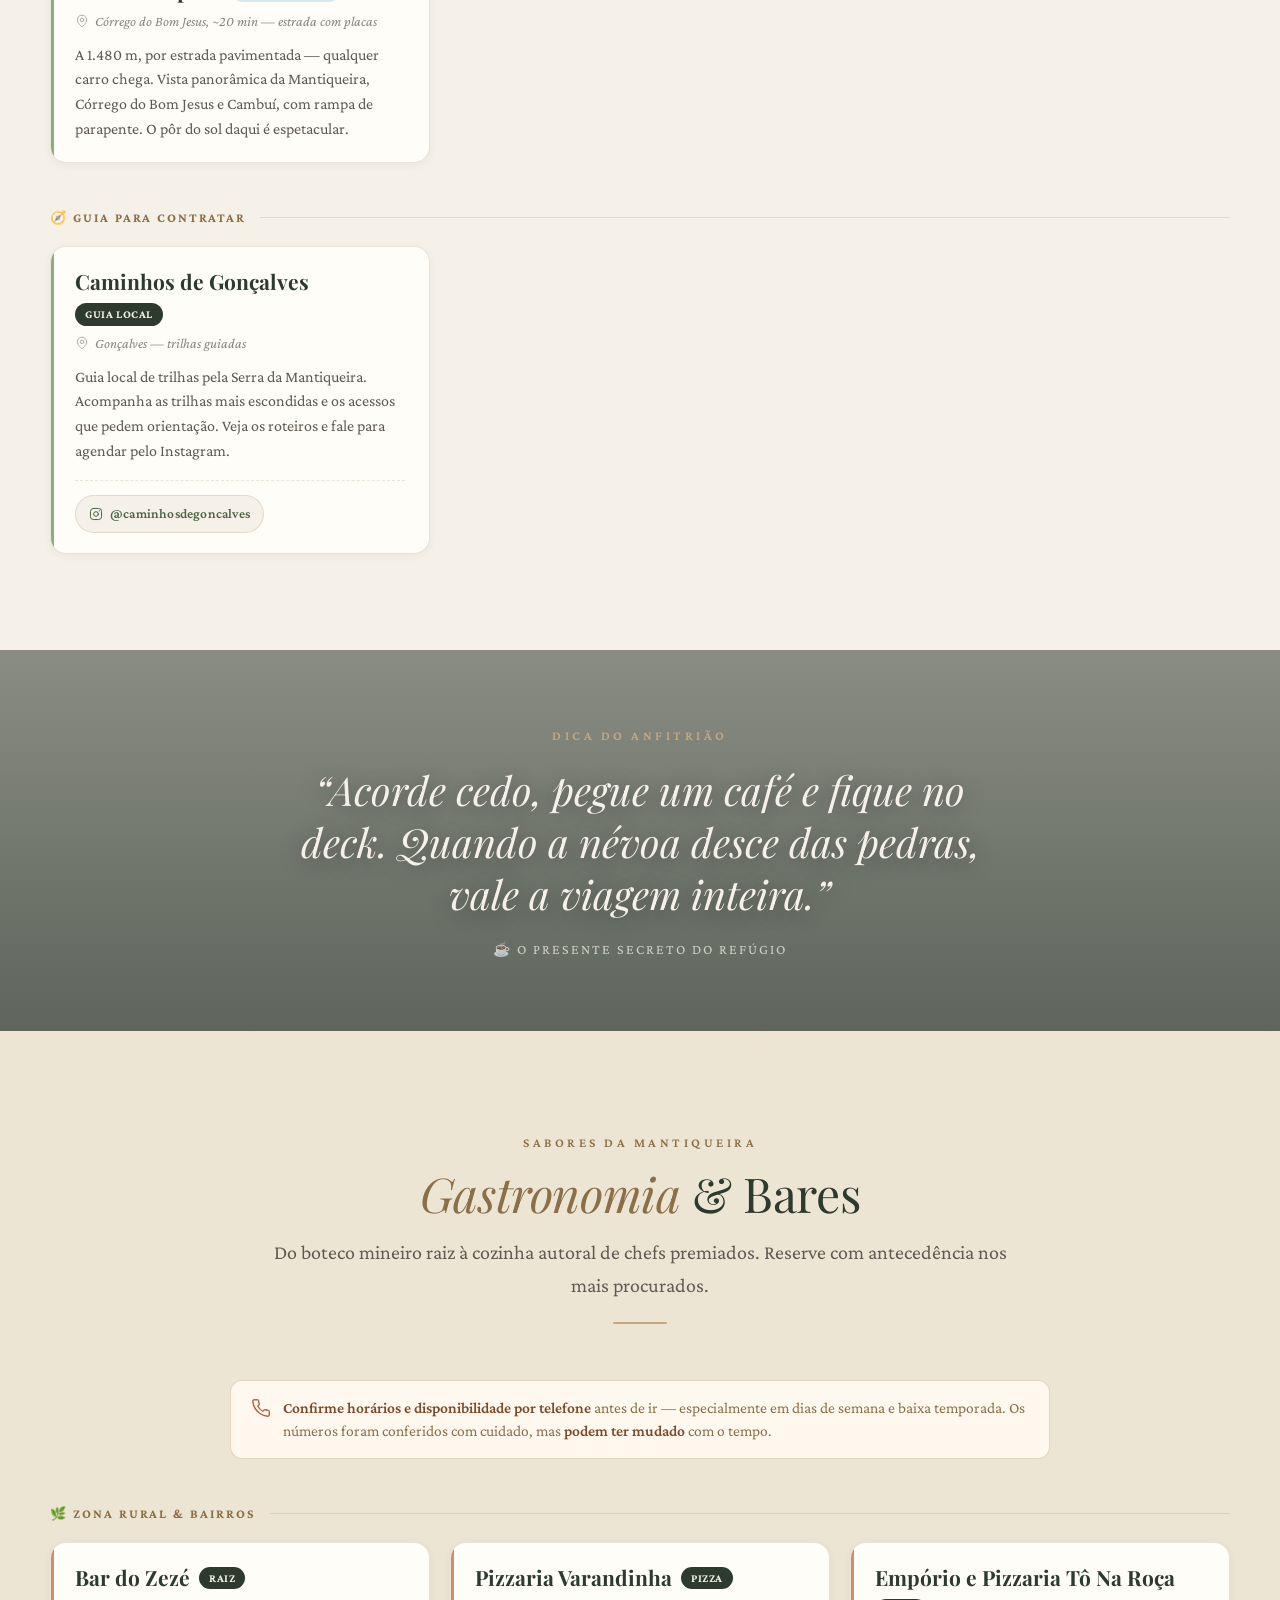
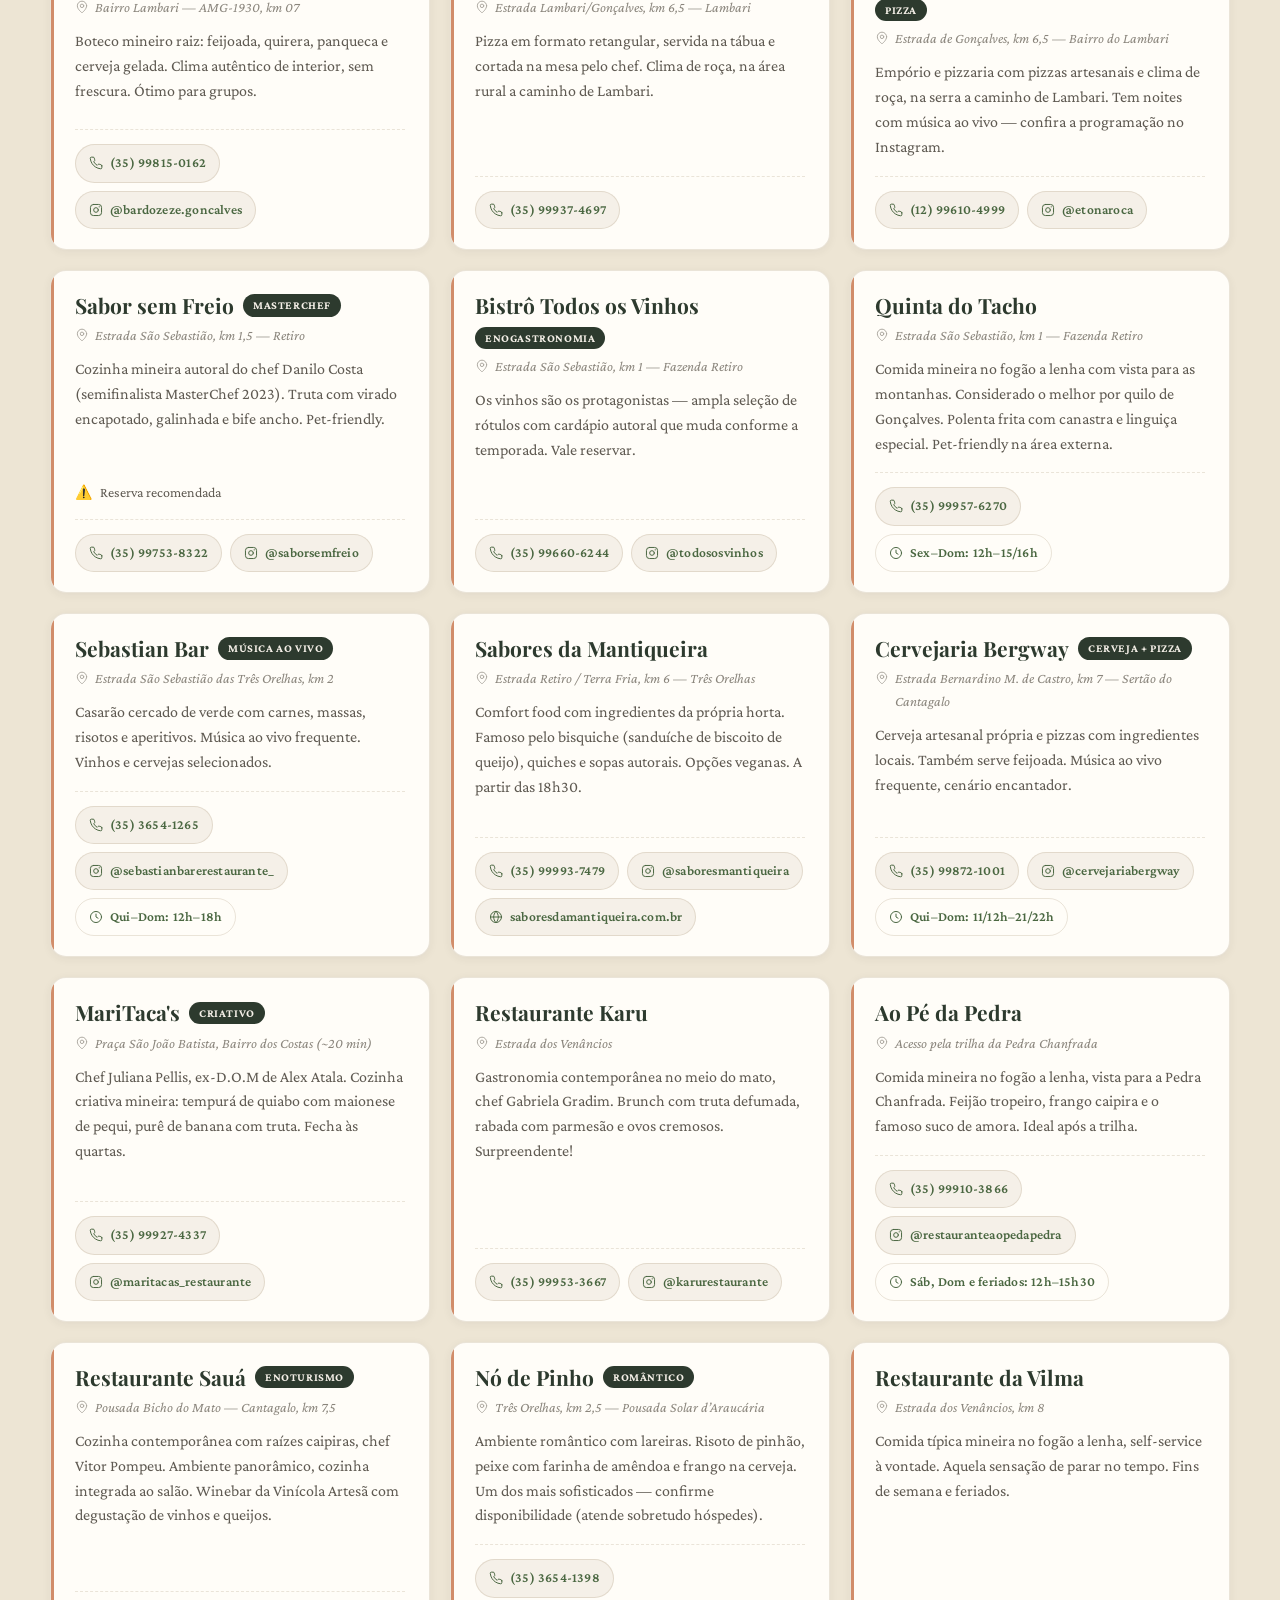
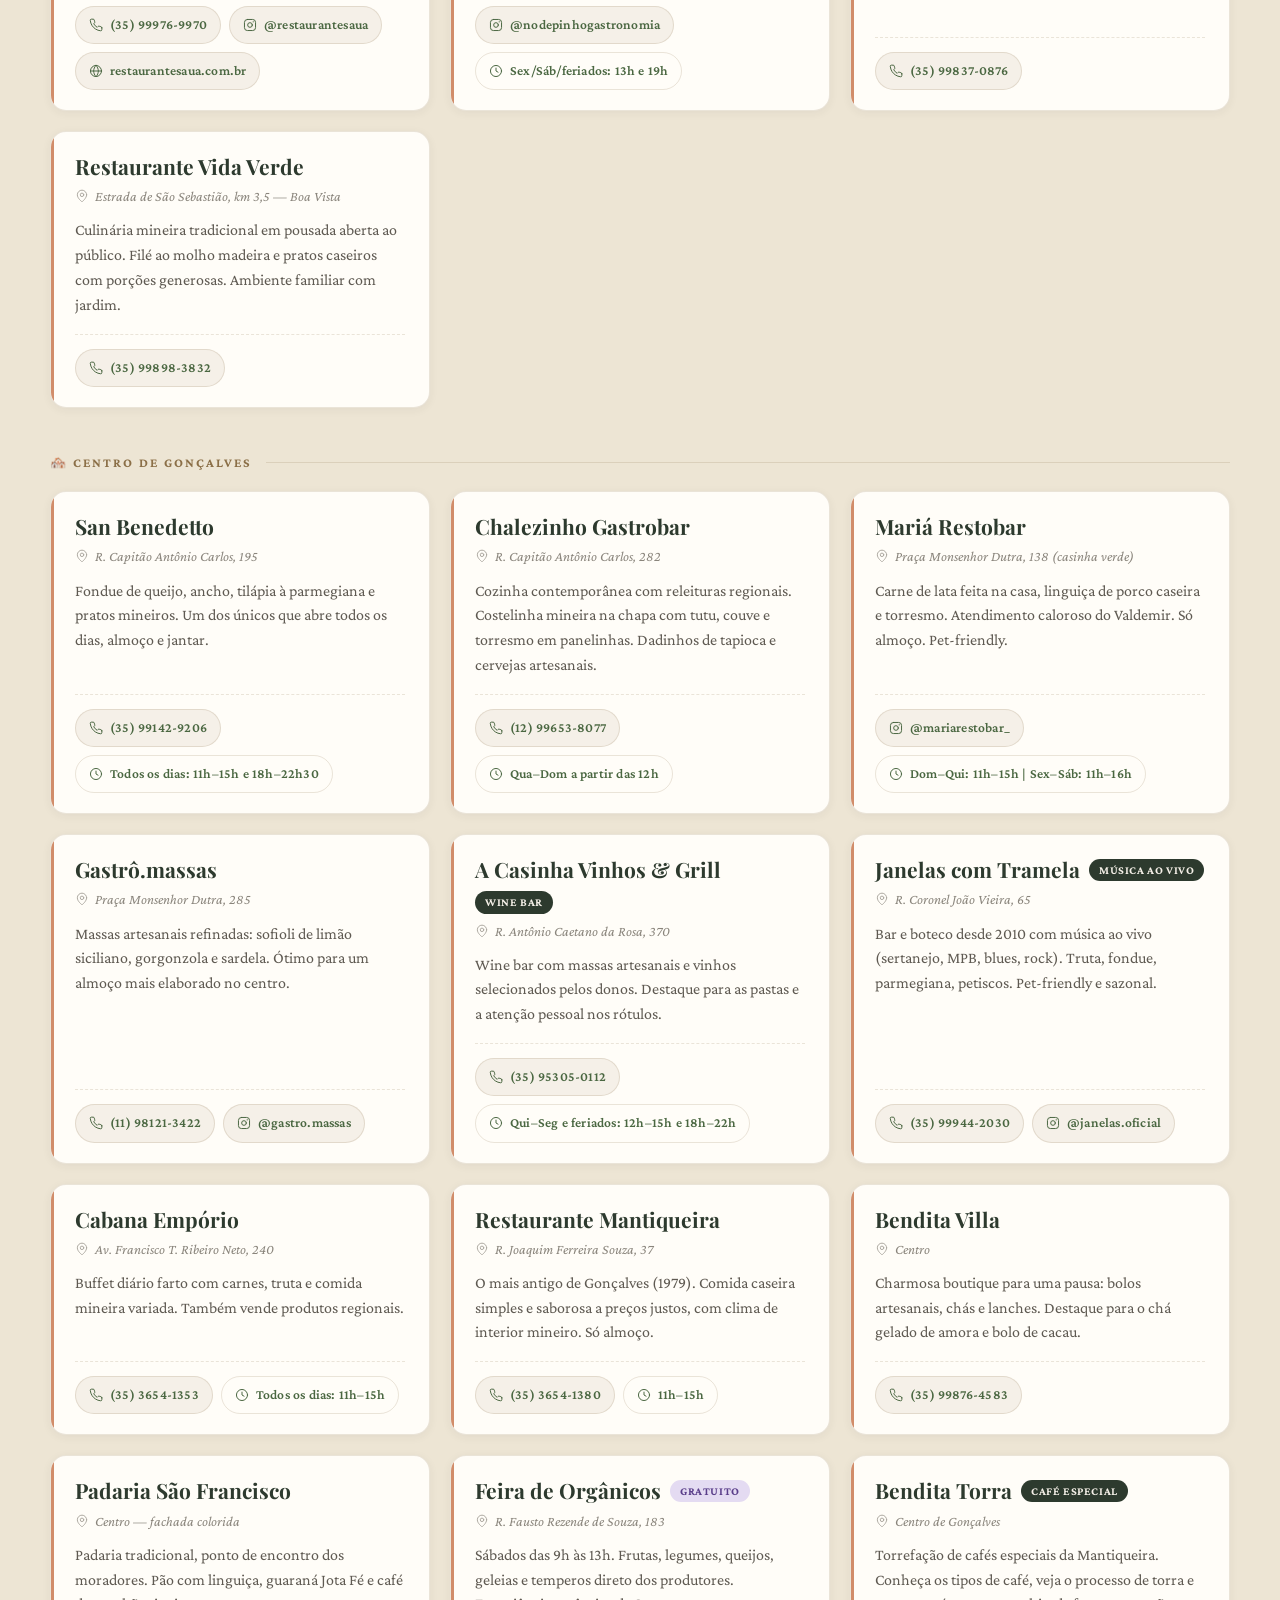
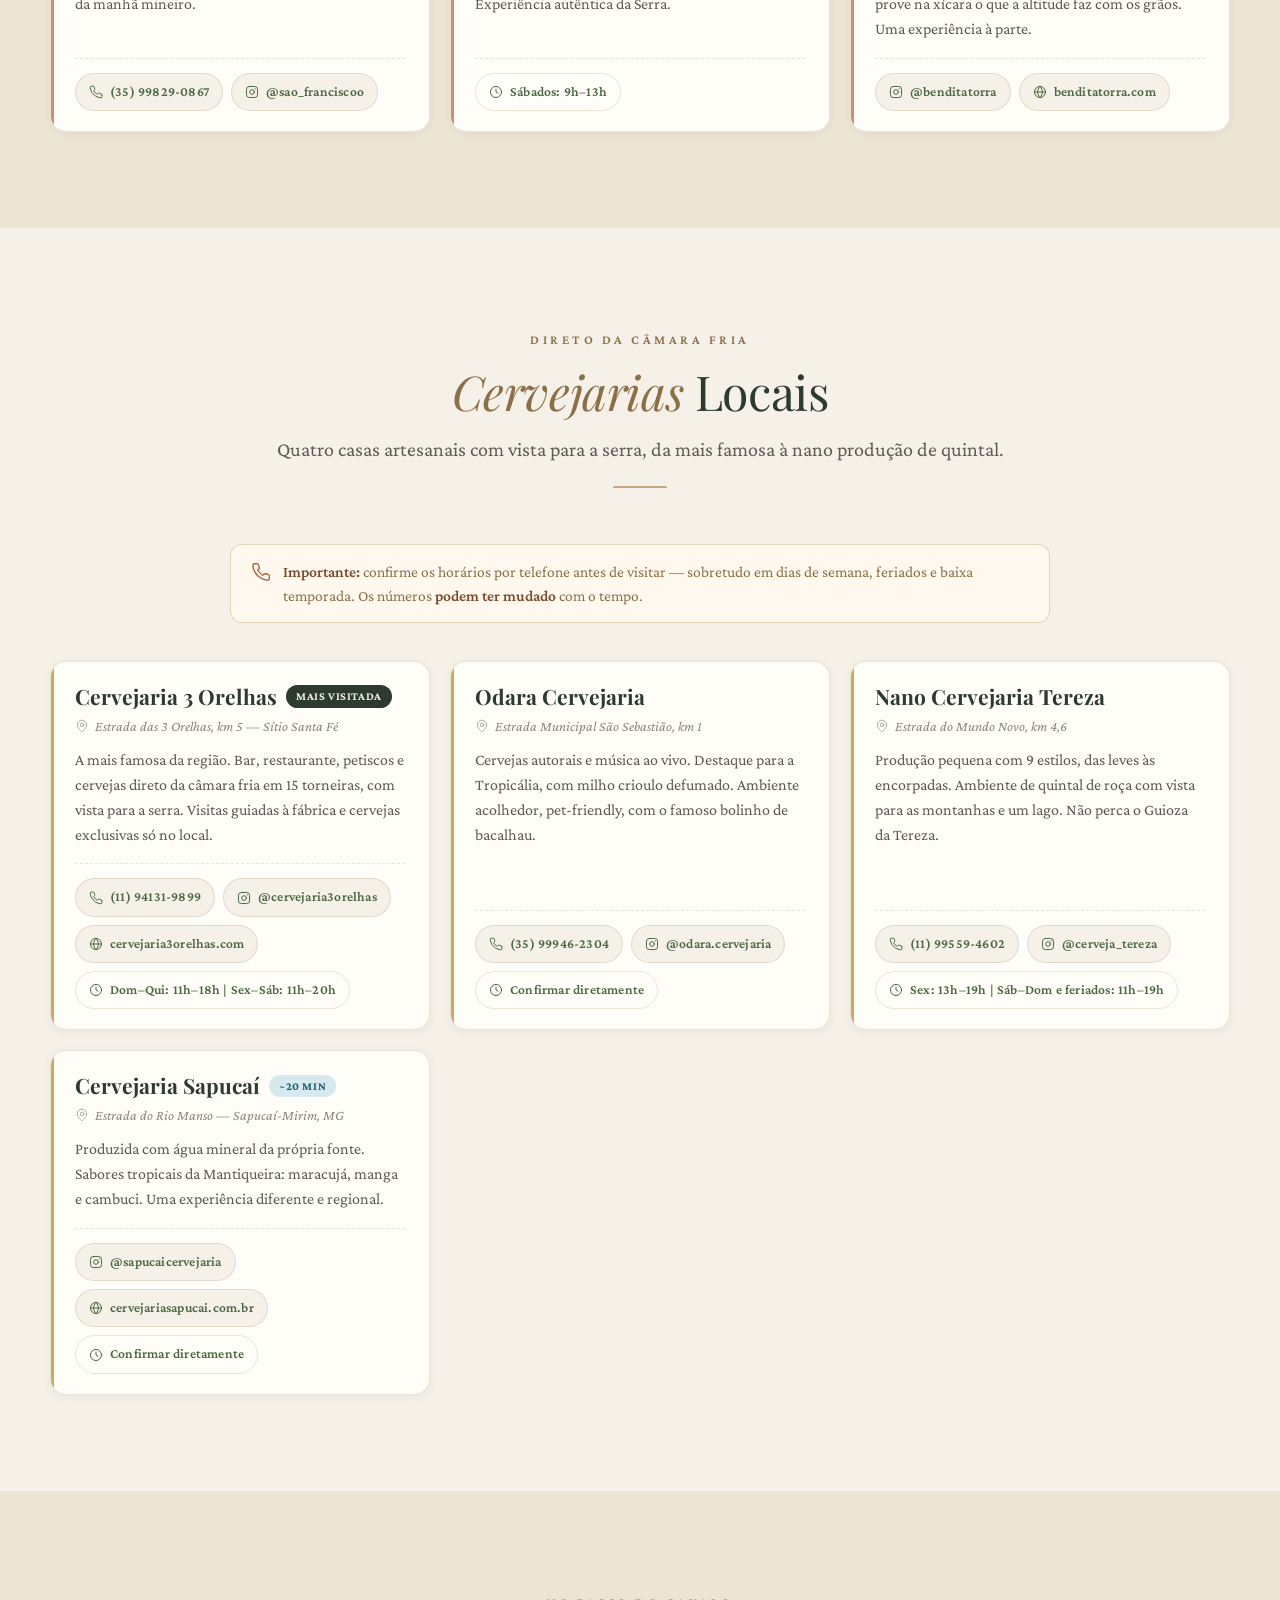
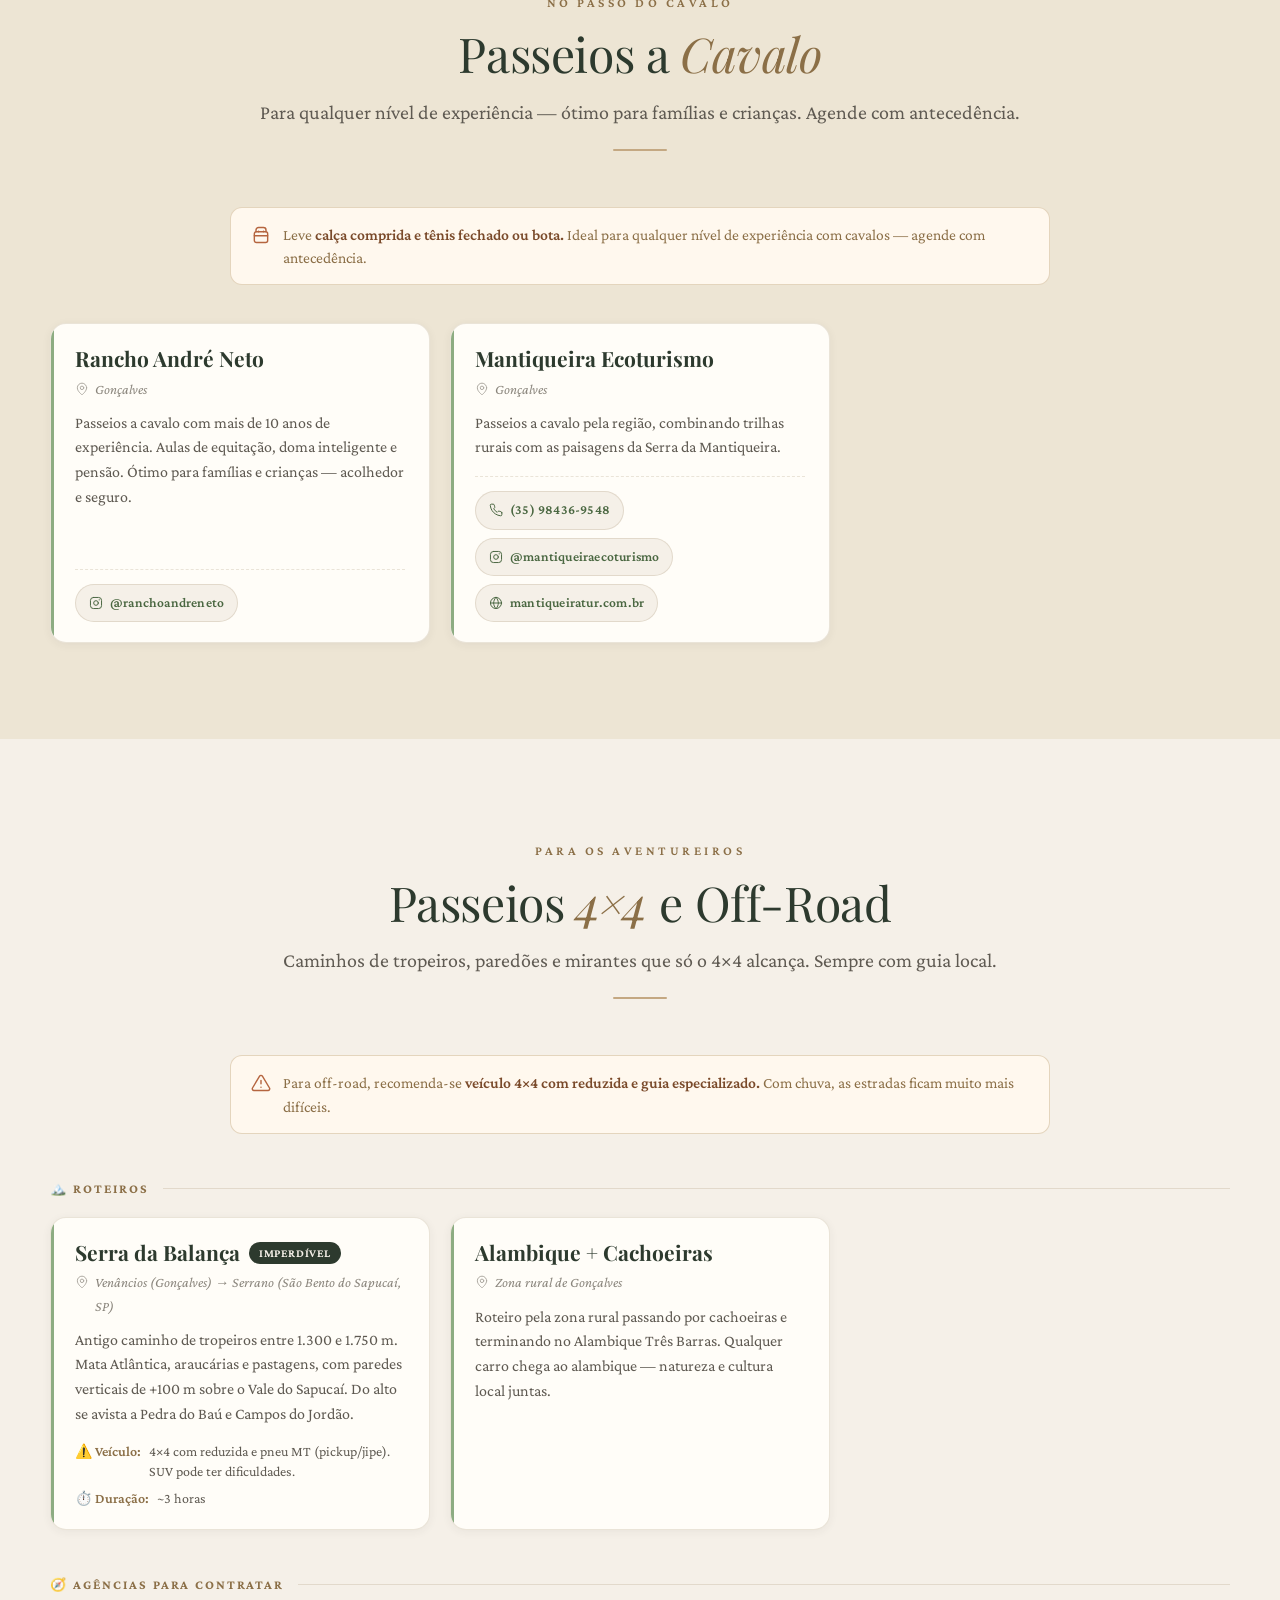
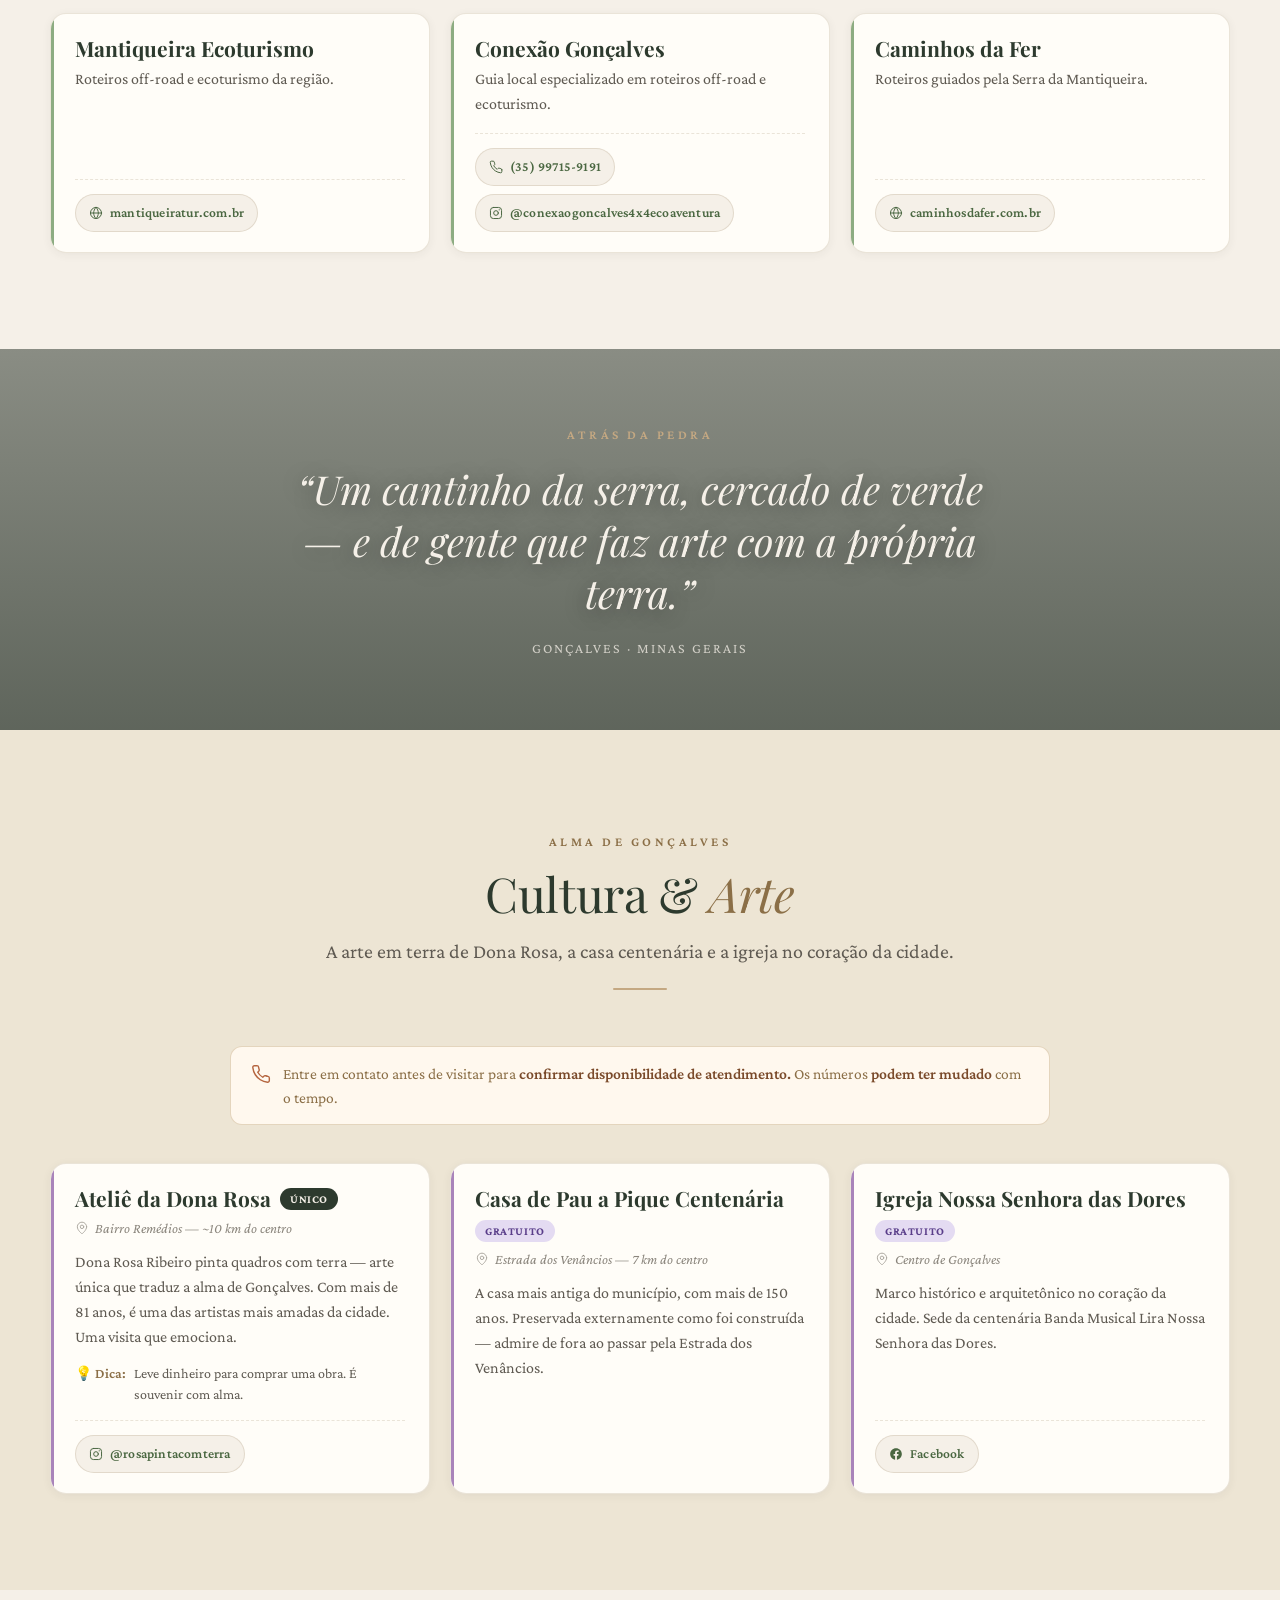
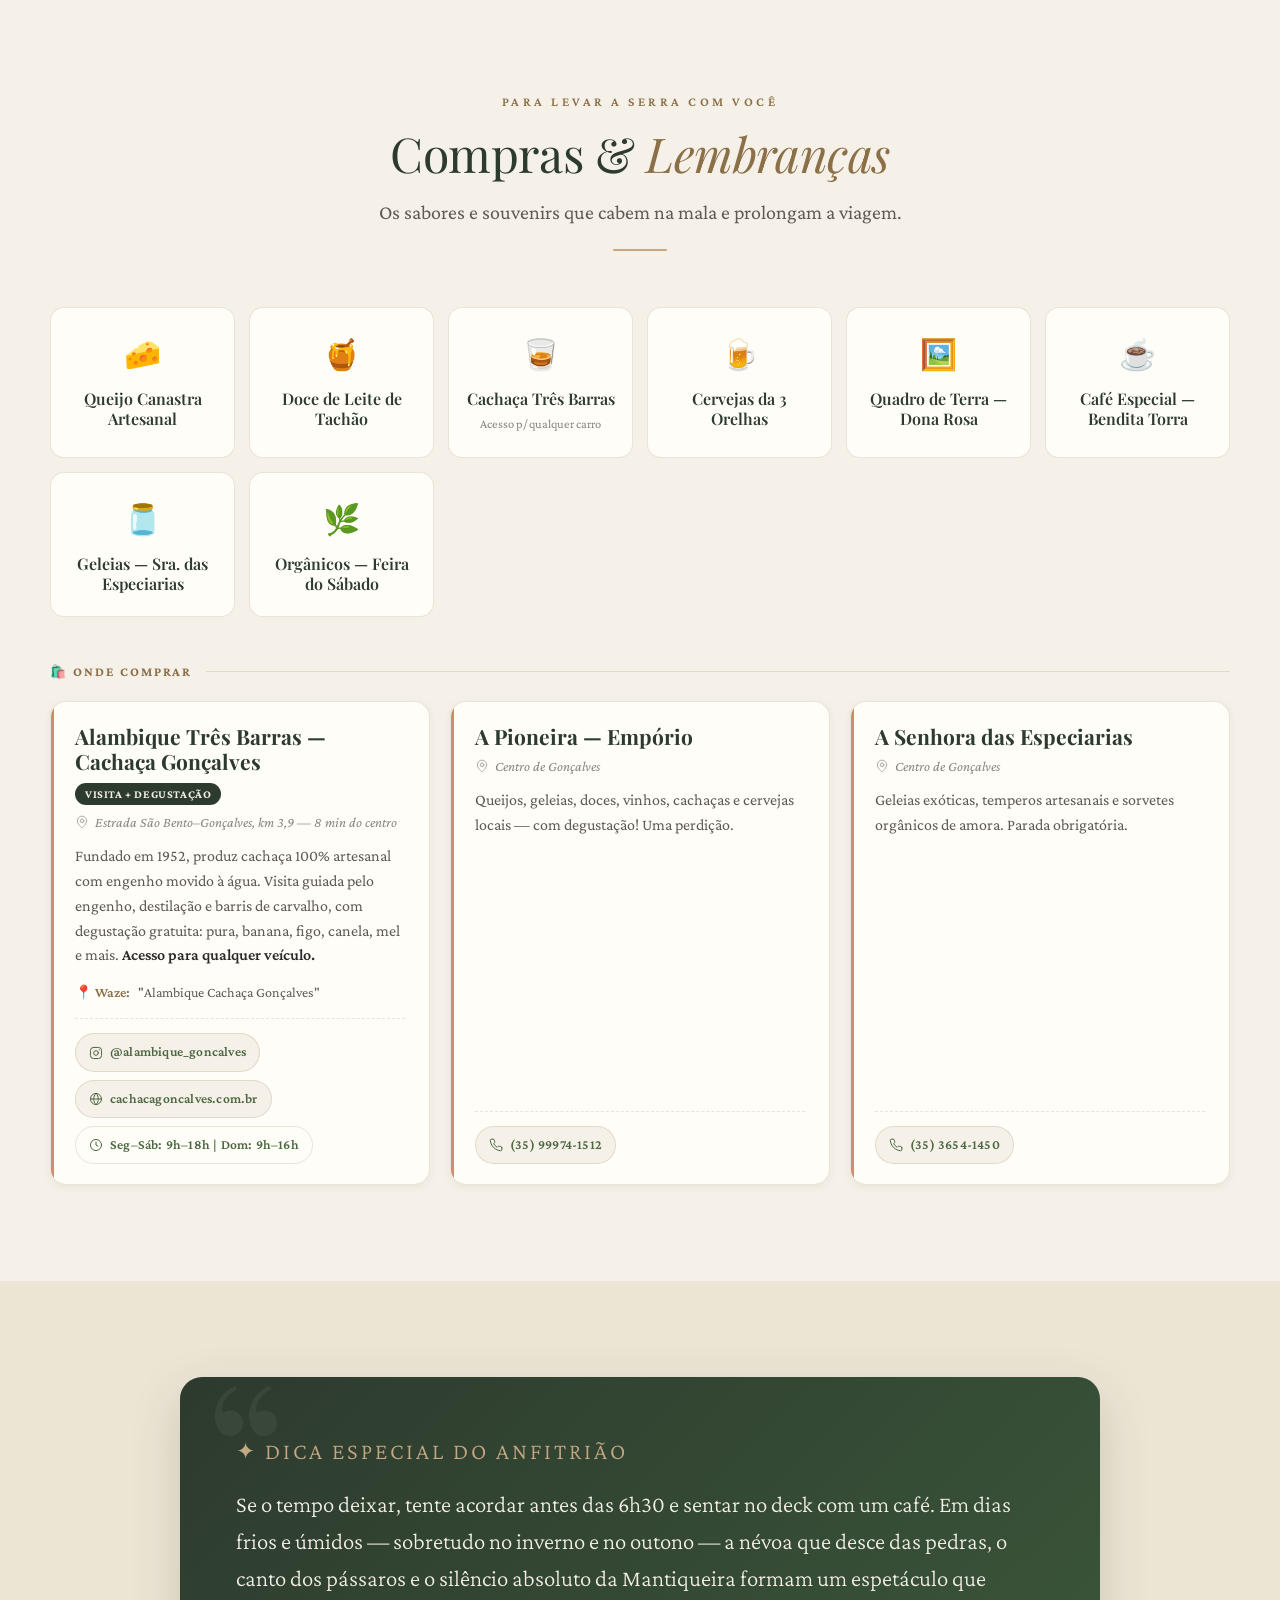
<file: index-print.html>
<!DOCTYPE html>
<html lang="pt-BR">
<head>
<meta charset="UTF-8">
<meta name="viewport" content="width=device-width, initial-scale=1.0">
<title>Refúgio Atrás da Pedra — Guia do Hóspede</title>
<meta name="description" content="Guia do hóspede do Refúgio Atrás da Pedra — Gonçalves, MG, Serra da Mantiqueira. Cachoeiras, trilhas, gastronomia, cervejarias e mais, com carinho de quem mora aqui.">
<link rel="preconnect" href="https://fonts.googleapis.com">
<link rel="preconnect" href="https://fonts.gstatic.com" crossorigin>
<link href="https://fonts.googleapis.com/css2?family=Playfair+Display:ital,wght@0,400;0,600;0,700;1,400;1,600&family=Crimson+Pro:ital,wght@0,300;0,400;0,600;0,700;1,400&display=swap" rel="stylesheet">
<link rel="stylesheet" href="styles.css">
<style>
@media print {
  *, *::before, *::after {
    -webkit-print-color-adjust: exact !important;
    print-color-adjust: exact !important;
    animation-delay: -99s !important; animation-duration: .001s !important;
    animation-iteration-count: 1 !important; animation-fill-mode: both !important;
    animation-play-state: running !important; transition-duration: 0s !important;
  }
  @page { size: A4 portrait; margin: 12mm 10mm; }
  html { scroll-behavior: auto; }
  body { font-size: 11pt; background: #fff; }
  /* freeze reveal/hero animations to end-state */
  .reveal { opacity: 1 !important; transform: none !important; }
  .hero-bg { animation: none !important; transform: none !important; }
  /* hide screen-only chrome */
  .nav, .wa-float, .hero-scroll { display: none !important; }
  /* hero: compact static banner instead of full screen */
  .hero { min-height: auto; padding: 28mm 16px 22mm; break-after: page; }
  .hero-logo { width: 28mm; height: 28mm; }
  .hero h1 { font-size: 34pt; }
  .aviso-bar { break-after: avoid; }
  /* sections flow as pages, keep blocks intact */
  .section { padding: 14mm 8mm; break-inside: auto; }
  .section-head { break-after: avoid; }
  .banner { min-height: 150mm; break-inside: avoid; background-attachment: scroll !important; }
  .card, .feature-card, .souvenir, .notice, .host-tip { break-inside: avoid; box-shadow: none !important; }
  .card:hover, .feature-card:hover { transform: none !important; }
  .grid { gap: 10px; }
  .footer { break-before: page; }
}
</style>
</head>
<body>

<!-- ============ NAV ============ -->
<nav class="nav">
  <a class="nav-brand" href="#topo">
    <img class="nav-mark" src="assets/logo.png" alt="Refúgio Atrás da Pedra">
    <span class="nav-brand-text">Refúgio Atrás da Pedra<small>Guia do Hóspede</small></span>
  </a>
  <div class="nav-links">
    <a href="#propriedade">Na Propriedade</a>
    <a href="#cachoeiras">Cachoeiras</a>
    <a href="#trilhas">Trilhas</a>
    <a href="#gastronomia">Gastronomia</a>
    <a href="#cervejarias">Cervejarias</a>
    <a href="#cavalo">Cavalo</a>
    <a href="#offroad">4×4</a>
    <a href="#cultura">Cultura</a>
    <a href="#compras">Compras</a>
  </div>
  <button class="nav-toggle" aria-label="Abrir menu">
    <span></span><span></span><span></span>
  </button>
</nav>

<!-- ============ HERO ============ -->
<header class="hero" id="topo" data-screen-label="Hero">
  <div class="hero-bg"></div>
  <div class="hero-inner">
    <img class="hero-logo" src="assets/logo.png" alt="Refúgio Atrás da Pedra">
    <p class="hero-eyebrow">Gonçalves · Minas Gerais · Serra da Mantiqueira</p>
    <h1>Refúgio <em>Atrás da Pedra</em></h1>
    <p class="hero-sub">Seja muito bem-vindo. Este é o nosso guia de bolso — os lugares, sabores e caminhos que a gente recomendaria a um amigo que viesse passar uns dias aqui na serra.</p>
    <div class="hero-chips">
      <span class="hero-chip">
        <svg viewBox="0 0 24 24" fill="none" stroke="currentColor" stroke-width="1.7" stroke-linecap="round" stroke-linejoin="round"><path d="m3 20 6-9 4 5 3-4 5 8Z"/></svg>
        1.152 m de altitude
      </span>
      <span class="hero-chip">
        <svg viewBox="0 0 24 24" fill="none" stroke="currentColor" stroke-width="1.7" stroke-linecap="round" stroke-linejoin="round"><path d="M2 15c2 0 2 1.5 4 1.5S8 15 10 15s2 1.5 4 1.5 2-1.5 4-1.5 2 1.5 4 1.5M2 20c2 0 2 1.5 4 1.5S8 20 10 20s2 1.5 4 1.5 2-1.5 4-1.5 2 1.5 4 1.5M6 13V6a2.5 2.5 0 0 1 5 0M9 10h5"/></svg>
        Piscina aquecida
      </span>
      <span class="hero-chip">
        <svg viewBox="0 0 24 24" fill="none" stroke="currentColor" stroke-width="1.7" stroke-linecap="round" stroke-linejoin="round"><path d="M3 11.5 12 4l9 7.5M5 10v10h14V10"/></svg>
        Até 8 pessoas
      </span>
      <span class="hero-chip">
        <svg viewBox="0 0 24 24" fill="none" stroke="currentColor" stroke-width="1.7" stroke-linecap="round" stroke-linejoin="round"><path d="m12 3 2.7 5.6 6.1.9-4.4 4.3 1 6.1L12 17l-5.4 2.9 1-6.1L3.2 9.5l6.1-.9Z"/></svg>
        4,95 no Airbnb
      </span>
    </div>
  </div>
  <a href="#aviso" class="hero-scroll" aria-label="Rolar para baixo">
    Explore o guia
    <svg viewBox="0 0 24 24" fill="none" stroke="currentColor" stroke-width="2" stroke-linecap="round" stroke-linejoin="round"><path d="m6 9 6 6 6-6"/></svg>
  </a>
</header>

<!-- ============ AVISO BAR ============ -->
<div class="aviso-bar" id="aviso">
  <svg viewBox="0 0 24 24" fill="none" stroke="currentColor" stroke-width="1.8" stroke-linecap="round" stroke-linejoin="round"><circle cx="12" cy="12" r="9.5"/><path d="M12 8v5M12 16h.01"/></svg>
  <span><strong>Confirme os horários antes de visitar</strong> — sobretudo em dias de semana, feriados e baixa temporada. Muitos lugares são pequenos e familiares.</span>
</div>

<!-- ============ 1. NA PROPRIEDADE ============ -->
<section class="section" id="propriedade" data-screen-label="Na Propriedade">
  <div class="section-inner">
    <div class="section-head reveal">
      <span class="eyebrow">Comece por casa</span>
      <h2 class="section-title">Na <em>Propriedade</em></h2>
      <p class="section-desc">Antes de pegar a estrada, o melhor do refúgio está aqui mesmo — de graça e a qualquer hora.</p>
      <div class="section-rule"></div>
    </div>
    <div id="mount-propriedade"></div>
  </div>
</section>

<!-- banner -->
<div class="banner" style="background-image:url('assets/araucarias.jpg');" data-screen-label="Banner araucárias">
  <div class="banner-inner reveal">
    <span class="eyebrow">A serra ao entardecer</span>
    <p class="banner-quote">“As araucárias recortam o céu — e o tempo, aqui, anda mais devagar.”</p>
    <p class="banner-attr">Serra da Mantiqueira · 1.152 m</p>
  </div>
</div>

<!-- ============ 2. CACHOEIRAS ============ -->
<section class="section alt" id="cachoeiras" data-screen-label="Cachoeiras">
  <div class="section-inner">
    <div class="section-head reveal">
      <span class="eyebrow">Águas da serra</span>
      <h2 class="section-title"><em>Cachoeiras</em></h2>
      <p class="section-desc">Das quedas com 5 minutos de trilha às mais escondidas. Água gelada, cristalina e quase sempre só sua.</p>
      <div class="section-rule"></div>
    </div>
    <div id="mount-cachoeiras"></div>
  </div>
</section>

<!-- ============ 3. TRILHAS E MIRANTES ============ -->
<section class="section" id="trilhas" data-screen-label="Trilhas e Mirantes">
  <div class="section-inner">
    <div class="section-head reveal">
      <span class="eyebrow">Pés na terra, olhos no alto</span>
      <h2 class="section-title">Trilhas e <em>Mirantes</em></h2>
      <p class="section-desc">Da caminhada tranquila no fim de tarde aos 1.970 m da Pedra do Forno, com vista de 360°.</p>
      <div class="section-rule"></div>
    </div>
    <div id="mount-trilhas"></div>
  </div>
</section>

<!-- banner -->
<div class="banner" style="background-image:url('assets/mountains.jpg');" data-screen-label="Banner montanhas">
  <div class="banner-inner reveal">
    <span class="eyebrow">Dica do anfitrião</span>
    <p class="banner-quote">“Acorde cedo, pegue um café e fique no deck. Quando a névoa desce das pedras, vale a viagem inteira.”</p>
    <p class="banner-attr">☕ O presente secreto do refúgio</p>
  </div>
</div>

<!-- ============ 4. GASTRONOMIA ============ -->
<section class="section alt" id="gastronomia" data-screen-label="Gastronomia">
  <div class="section-inner">
    <div class="section-head reveal">
      <span class="eyebrow">Sabores da Mantiqueira</span>
      <h2 class="section-title"><em>Gastronomia</em> &amp; Bares</h2>
      <p class="section-desc">Do boteco mineiro raiz à cozinha autoral de chefs premiados. Reserve com antecedência nos mais procurados.</p>
      <div class="section-rule"></div>
    </div>
    <div id="mount-gastronomia"></div>
  </div>
</section>

<!-- ============ 5. CERVEJARIAS ============ -->
<section class="section" id="cervejarias" data-screen-label="Cervejarias">
  <div class="section-inner">
    <div class="section-head reveal">
      <span class="eyebrow">Direto da câmara fria</span>
      <h2 class="section-title"><em>Cervejarias</em> Locais</h2>
      <p class="section-desc">Quatro casas artesanais com vista para a serra, da mais famosa à nano produção de quintal.</p>
      <div class="section-rule"></div>
    </div>
    <div id="mount-cervejarias"></div>
  </div>
</section>

<!-- ============ 6. CAVALO ============ -->
<section class="section alt" id="cavalo" data-screen-label="Passeios a Cavalo">
  <div class="section-inner">
    <div class="section-head reveal">
      <span class="eyebrow">No passo do cavalo</span>
      <h2 class="section-title">Passeios a <em>Cavalo</em></h2>
      <p class="section-desc">Para qualquer nível de experiência — ótimo para famílias e crianças. Agende com antecedência.</p>
      <div class="section-rule"></div>
    </div>
    <div id="mount-cavalo"></div>
  </div>
</section>

<!-- ============ 7. 4X4 ============ -->
<section class="section" id="offroad" data-screen-label="Passeios 4x4">
  <div class="section-inner">
    <div class="section-head reveal">
      <span class="eyebrow">Para os aventureiros</span>
      <h2 class="section-title">Passeios <em>4×4</em> e Off-Road</h2>
      <p class="section-desc">Caminhos de tropeiros, paredões e mirantes que só o 4×4 alcança. Sempre com guia local.</p>
      <div class="section-rule"></div>
    </div>
    <div id="mount-offroad"></div>
  </div>
</section>

<!-- banner -->
<div class="banner" style="background-image:url('assets/aerial.jpg');" data-screen-label="Banner aérea">
  <div class="banner-inner reveal">
    <span class="eyebrow">Atrás da Pedra</span>
    <p class="banner-quote">“Um cantinho da serra, cercado de verde — e de gente que faz arte com a própria terra.”</p>
    <p class="banner-attr">Gonçalves · Minas Gerais</p>
  </div>
</div>

<!-- ============ 8. CULTURA ============ -->
<section class="section alt" id="cultura" data-screen-label="Cultura e Arte">
  <div class="section-inner">
    <div class="section-head reveal">
      <span class="eyebrow">Alma de Gonçalves</span>
      <h2 class="section-title">Cultura &amp; <em>Arte</em></h2>
      <p class="section-desc">A arte em terra de Dona Rosa, a casa centenária e a igreja no coração da cidade.</p>
      <div class="section-rule"></div>
    </div>
    <div id="mount-cultura"></div>
  </div>
</section>

<!-- ============ 9. COMPRAS ============ -->
<section class="section" id="compras" data-screen-label="Compras e Lembranças">
  <div class="section-inner">
    <div class="section-head reveal">
      <span class="eyebrow">Para levar a serra com você</span>
      <h2 class="section-title">Compras &amp; <em>Lembranças</em></h2>
      <p class="section-desc">Os sabores e souvenirs que cabem na mala e prolongam a viagem.</p>
      <div class="section-rule"></div>
    </div>
    <div id="mount-souvenirs"></div>
  </div>
</section>

<!-- ============ HOST TIP ============ -->
<section class="section alt">
  <div class="section-inner">
    <div class="host-tip reveal">
      <p class="host-tip-eyebrow">✦ Dica especial do anfitrião</p>
      <p>Se o tempo deixar, tente acordar antes das 6h30 e sentar no deck com um café. Em dias frios e úmidos — sobretudo no inverno e no outono — a névoa que desce das pedras, o canto dos pássaros e o silêncio absoluto da Mantiqueira formam um espetáculo que nenhum roteiro descreve. Não acontece todo dia: depende da temperatura, da umidade e da época. Mas, quando acontece, <em>vale toda a viagem.</em> ☕🌫️</p>
    </div>
  </div>
</section>

<!-- ============ FOOTER ============ -->
<footer class="footer">
  <img class="footer-mark" src="assets/logo.png" alt="Refúgio Atrás da Pedra">
  <h3>Refúgio <em>Atrás da Pedra</em></h3>
  <p class="footer-loc">Gonçalves, MG · Serra da Mantiqueira · 1.152 m de altitude</p>
  <div class="footer-rule"></div>
  <div class="footer-links">
    <a href="#propriedade">Na Propriedade</a>
    <a href="#cachoeiras">Cachoeiras</a>
    <a href="#trilhas">Trilhas</a>
    <a href="#gastronomia">Gastronomia</a>
    <a href="#cervejarias">Cervejarias</a>
    <a href="#cultura">Cultura</a>
    <a href="#compras">Compras</a>
  </div>
  <p class="contact-line">Alguma dúvida? Fale com o anfitrião pelo WhatsApp ou pelo Airbnb.</p>
  <p class="contact-line"><a data-wa href="#" style="color:#c4a882;border-bottom:1px solid rgba(196,168,130,.4)">Chamar no WhatsApp</a> &nbsp;·&nbsp; <a href="https://www.airbnb.com.br/rooms/930623258944055665" target="_blank" rel="noopener" style="color:#c4a882;border-bottom:1px solid rgba(196,168,130,.4)">Ver no Airbnb</a></p>
  <p class="footer-note">⭐ Se curtir a estadia, deixe sua avaliação no Airbnb! · Horários e informações sujeitos a alteração — confirme sempre antes de visitar. Algumas atrações são pequenas e familiares.</p>
</footer>

<!-- ============ WHATSAPP FLOAT ============ -->
<a class="wa-float" data-wa href="#" aria-label="Falar com o anfitrião no WhatsApp">
  <span class="wa-pulse"></span>
  <span class="wa-icon">
    <svg viewBox="0 0 24 24" fill="currentColor" aria-hidden="true"><path d="M.06 24l1.69-6.16a11.86 11.86 0 0 1-1.6-5.95C.15 5.32 5.5 0 12.07 0a11.82 11.82 0 0 1 8.41 3.49 11.76 11.76 0 0 1 3.48 8.4c0 6.56-5.35 11.9-11.9 11.9a12 12 0 0 1-5.7-1.45L.06 24zM6.6 20.2c1.68 1 3.27 1.6 5.46 1.6 5.45 0 9.9-4.43 9.9-9.9a9.82 9.82 0 0 0-9.88-9.9c-5.46 0-9.9 4.44-9.9 9.9 0 2.3.67 4.02 1.8 5.82l-1 3.65 3.62-.97zM17.9 14.6c-.07-.12-.27-.2-.57-.34-.3-.15-1.76-.87-2.03-.97-.27-.1-.47-.15-.67.15-.2.3-.77.96-.94 1.16-.17.2-.35.22-.64.07-.3-.15-1.25-.46-2.39-1.47-.88-.79-1.48-1.76-1.65-2.06-.17-.3-.02-.46.13-.61.13-.13.3-.35.45-.52.15-.17.2-.3.3-.5.1-.2.05-.37-.02-.52-.08-.15-.67-1.61-.92-2.21-.24-.58-.49-.5-.67-.51l-.57-.01c-.2 0-.52.07-.79.37s-1.04 1.01-1.04 2.47 1.06 2.87 1.21 3.07c.15.2 2.1 3.2 5.08 4.49.71.3 1.26.49 1.69.62.71.23 1.36.2 1.87.12.57-.08 1.76-.72 2-1.41.25-.69.25-1.28.18-1.41z"/></svg>
  </span>
  <span class="wa-label">Falar com o anfitrião</span>
</a>

<script src="data.js"></script>
<script src="app.js"></script>
<script>
  /* auto-print once content rendered + fonts ready */
  window.addEventListener('load', async () => {
    try { if (document.fonts && document.fonts.ready) await document.fonts.ready; } catch (e) {}
    // reveal everything in case observers didn't fire for off-screen nodes
    document.querySelectorAll('.reveal').forEach(el => el.classList.add('in'));
    setTimeout(() => window.print(), 600);
  });
</script>
</body>
</html>
</file>
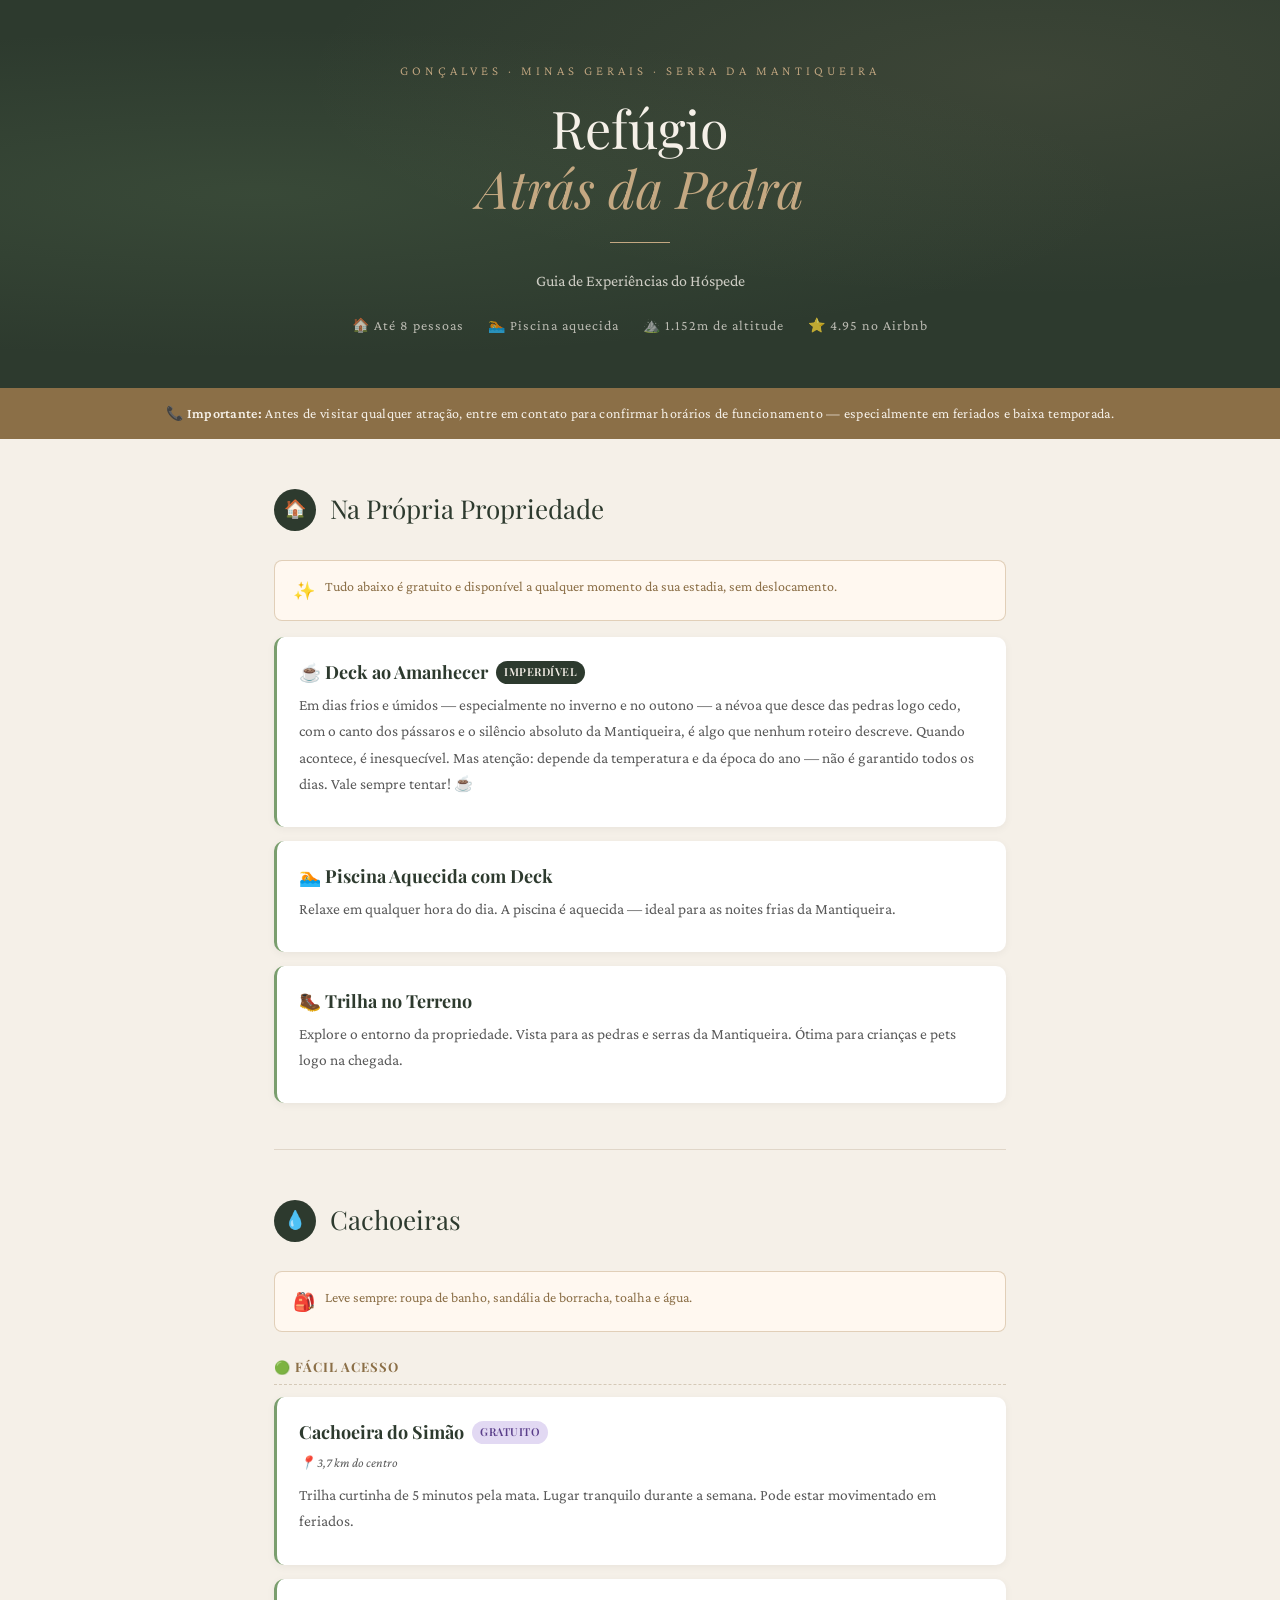
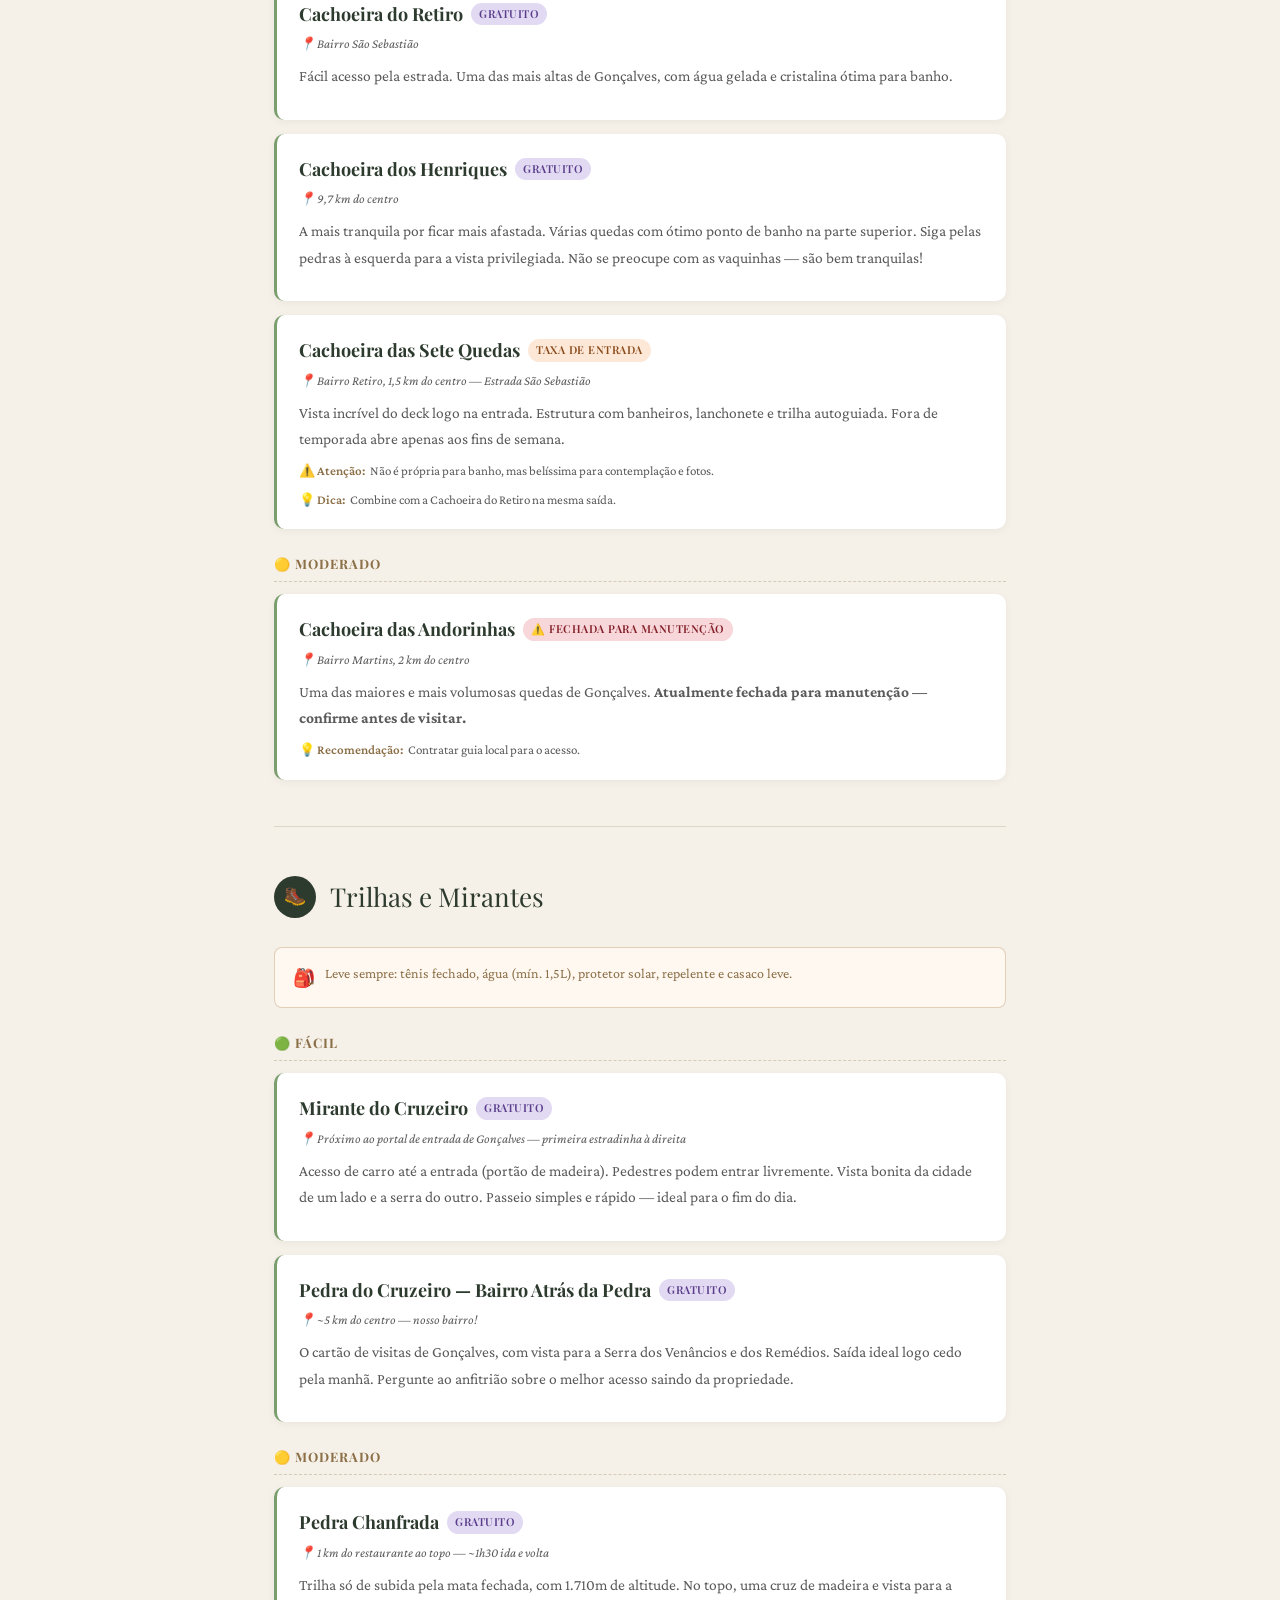
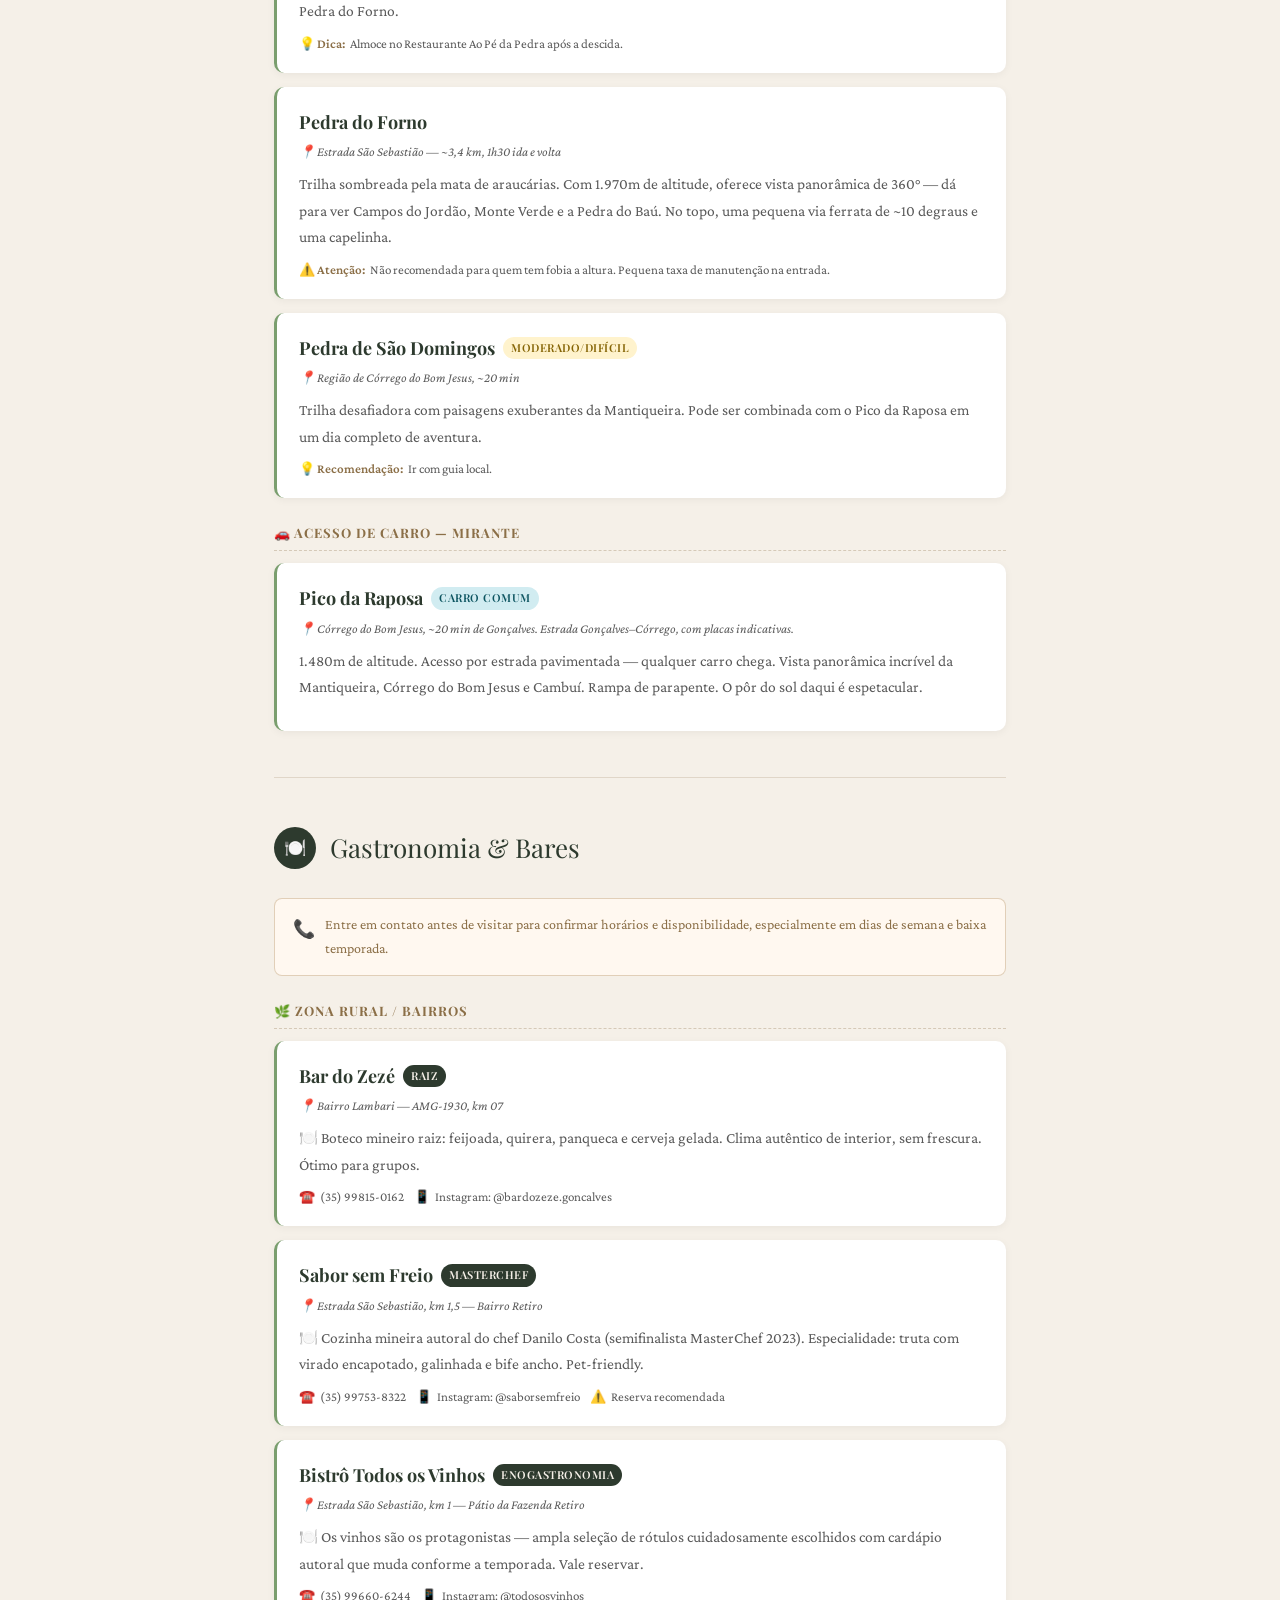
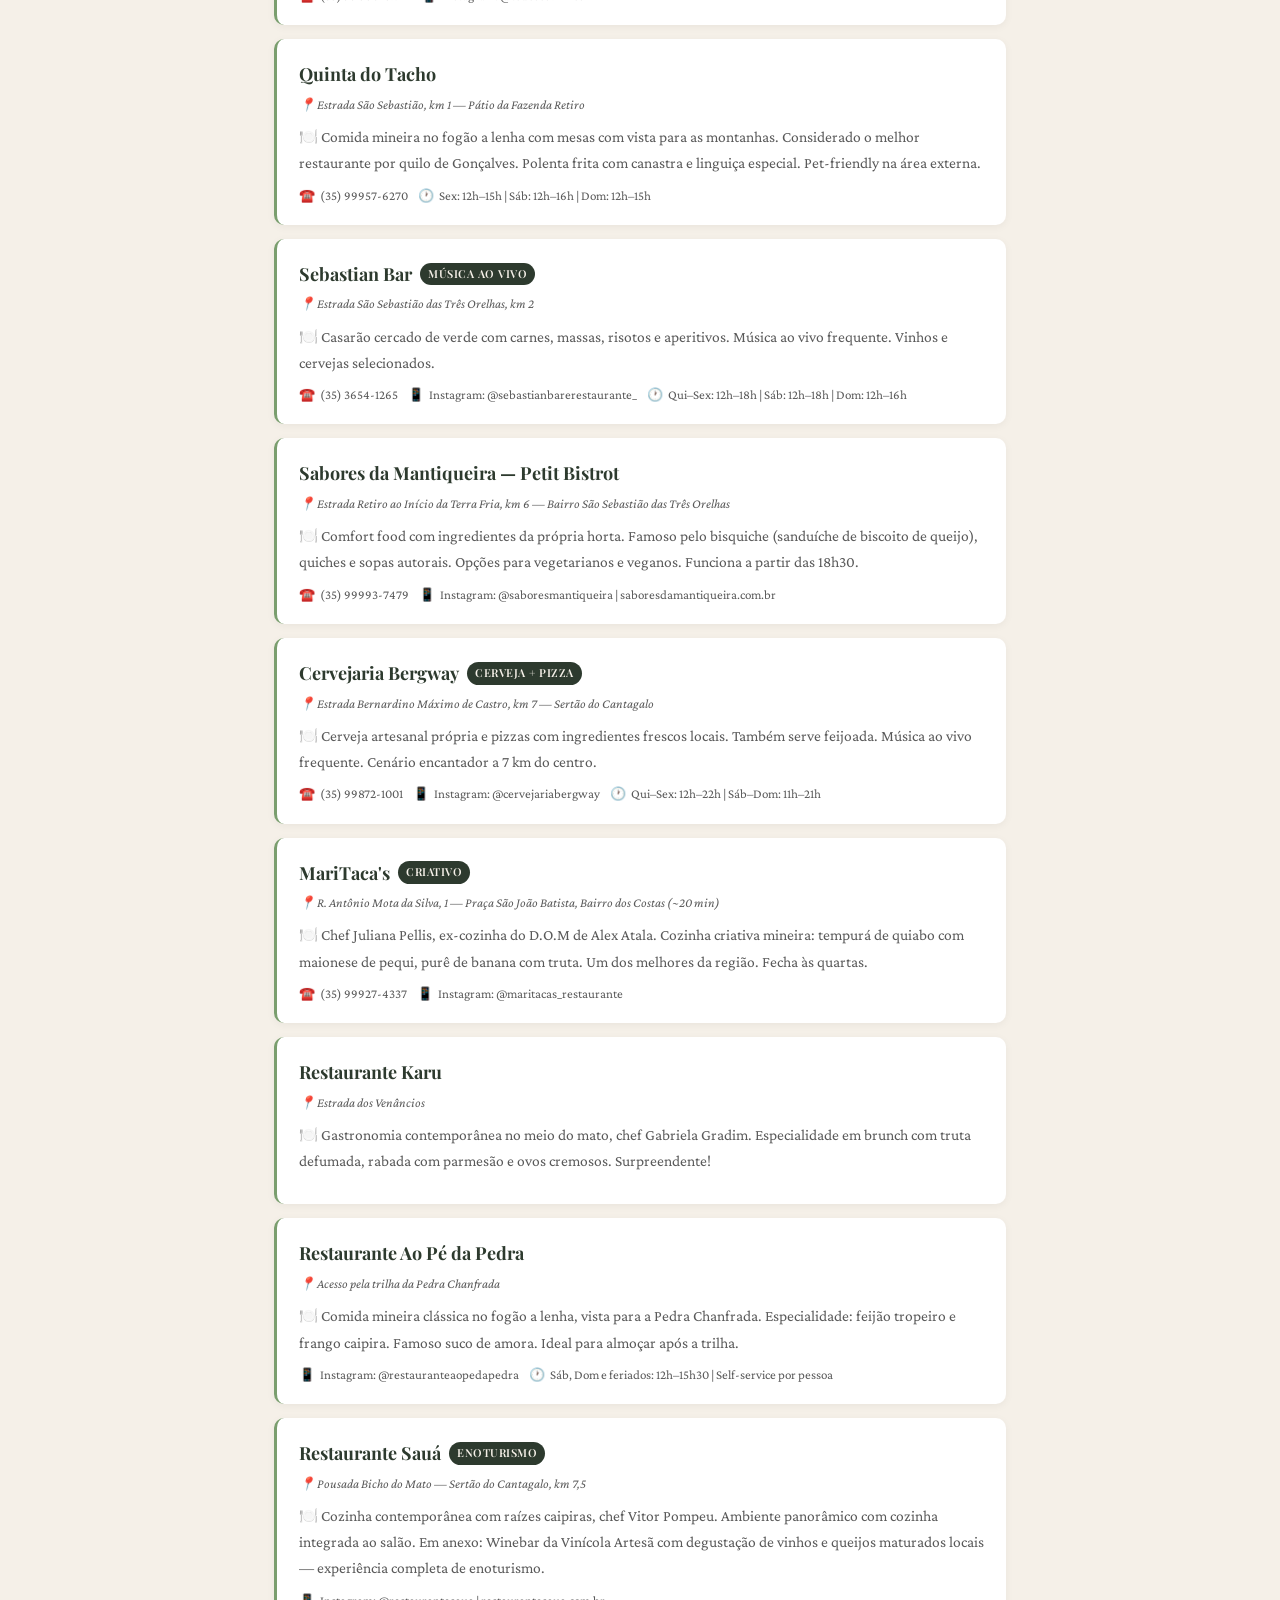
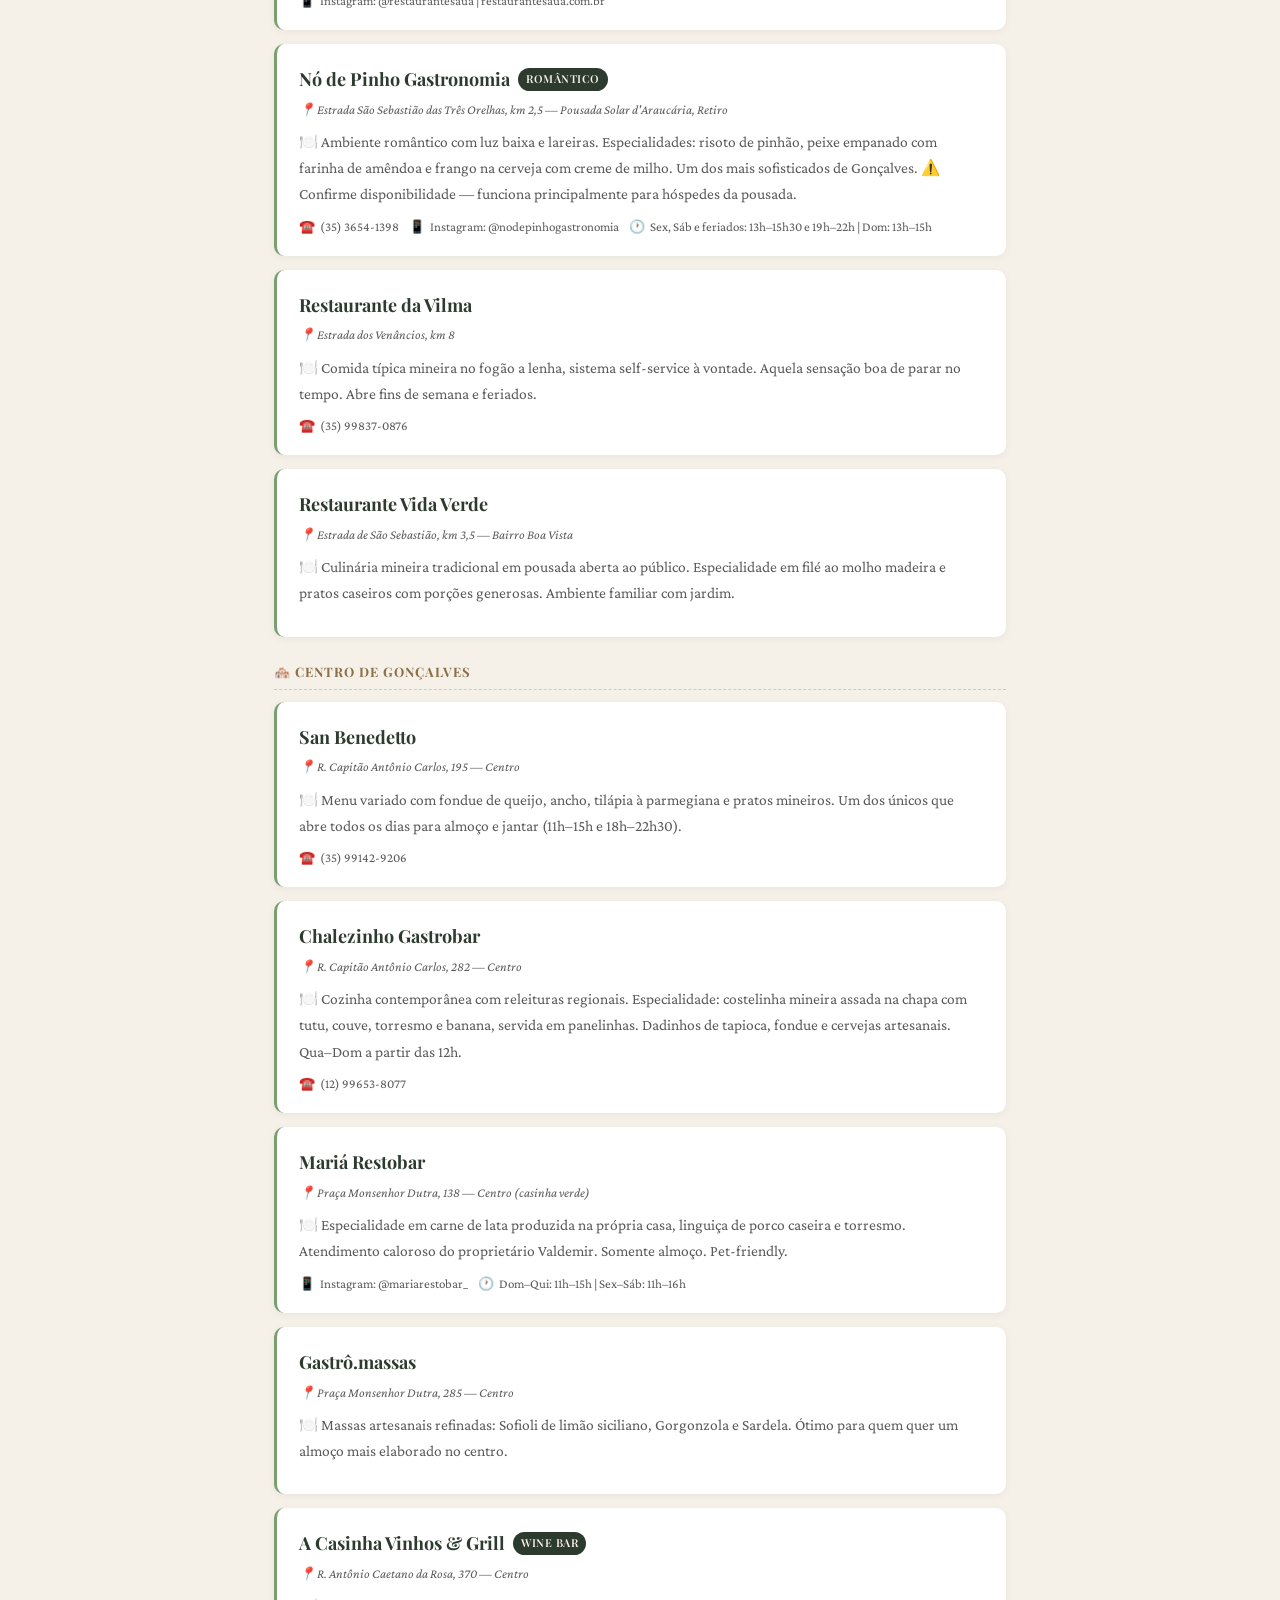
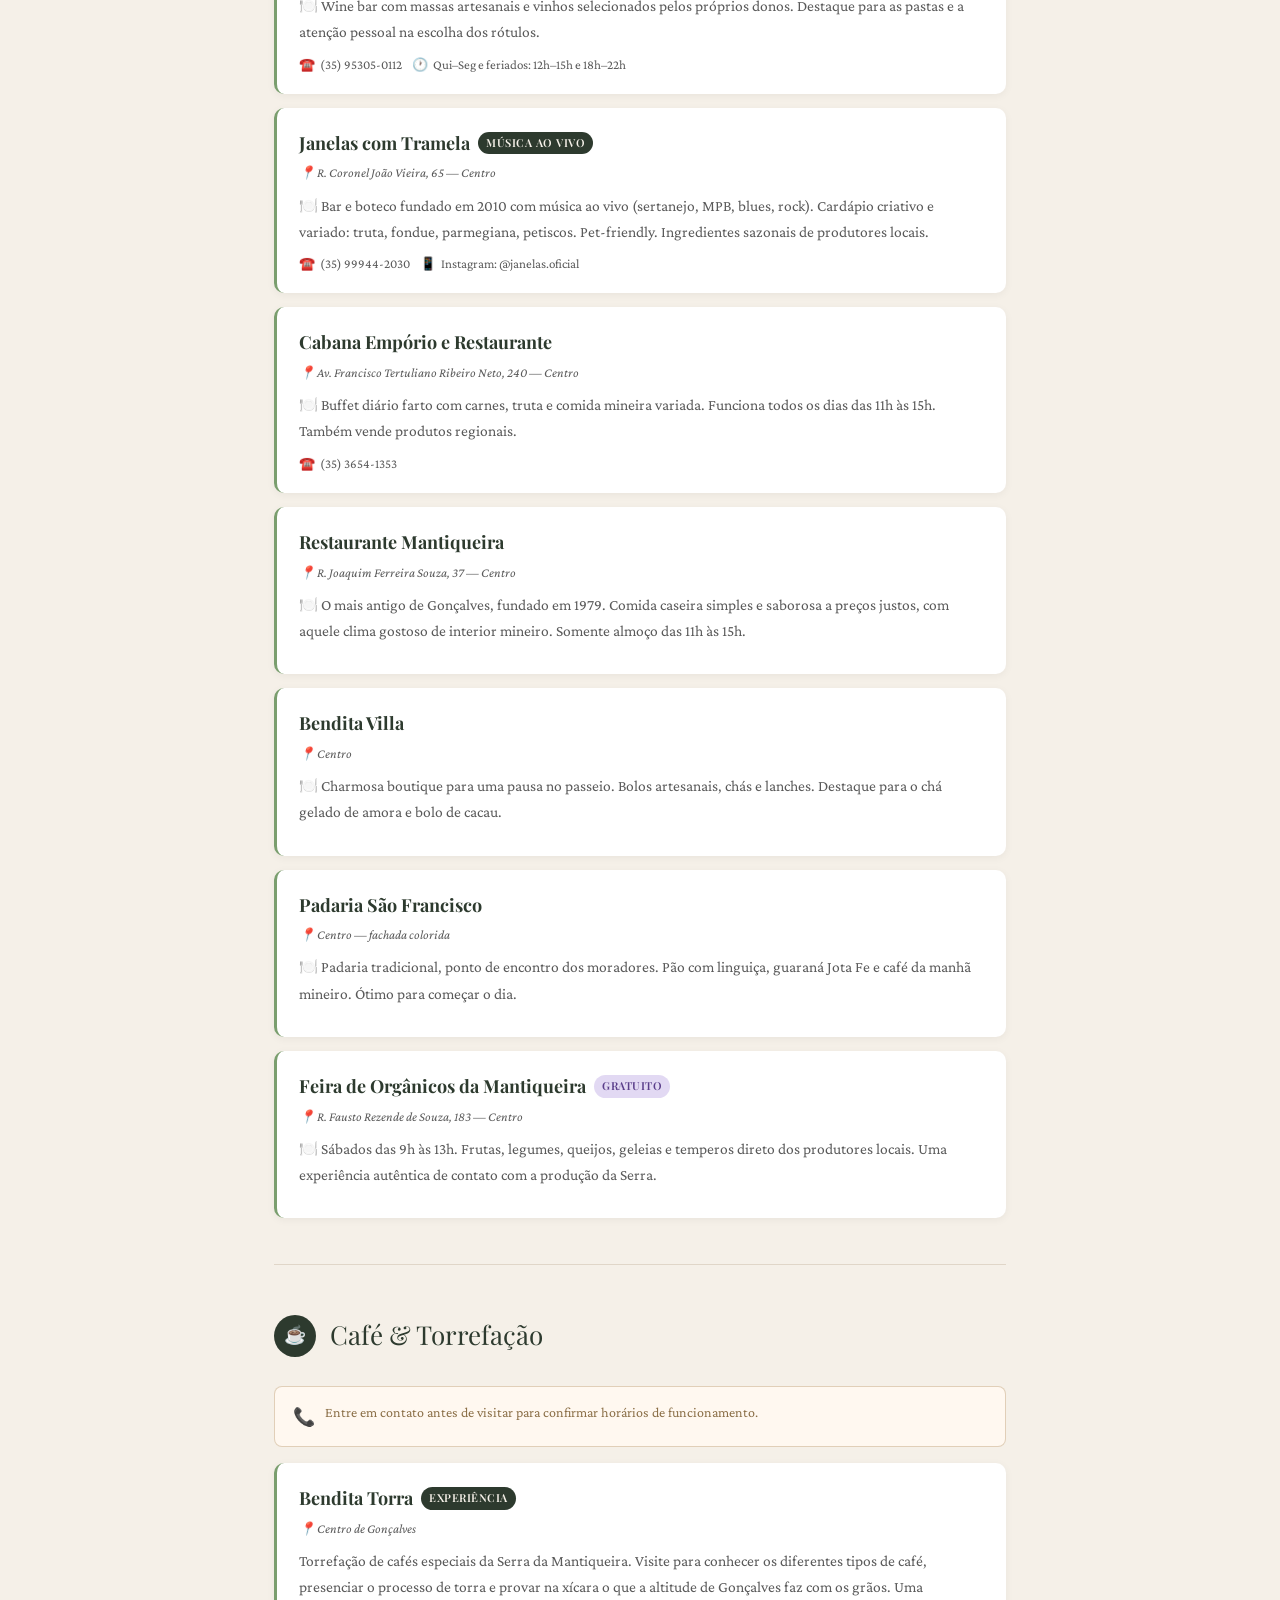
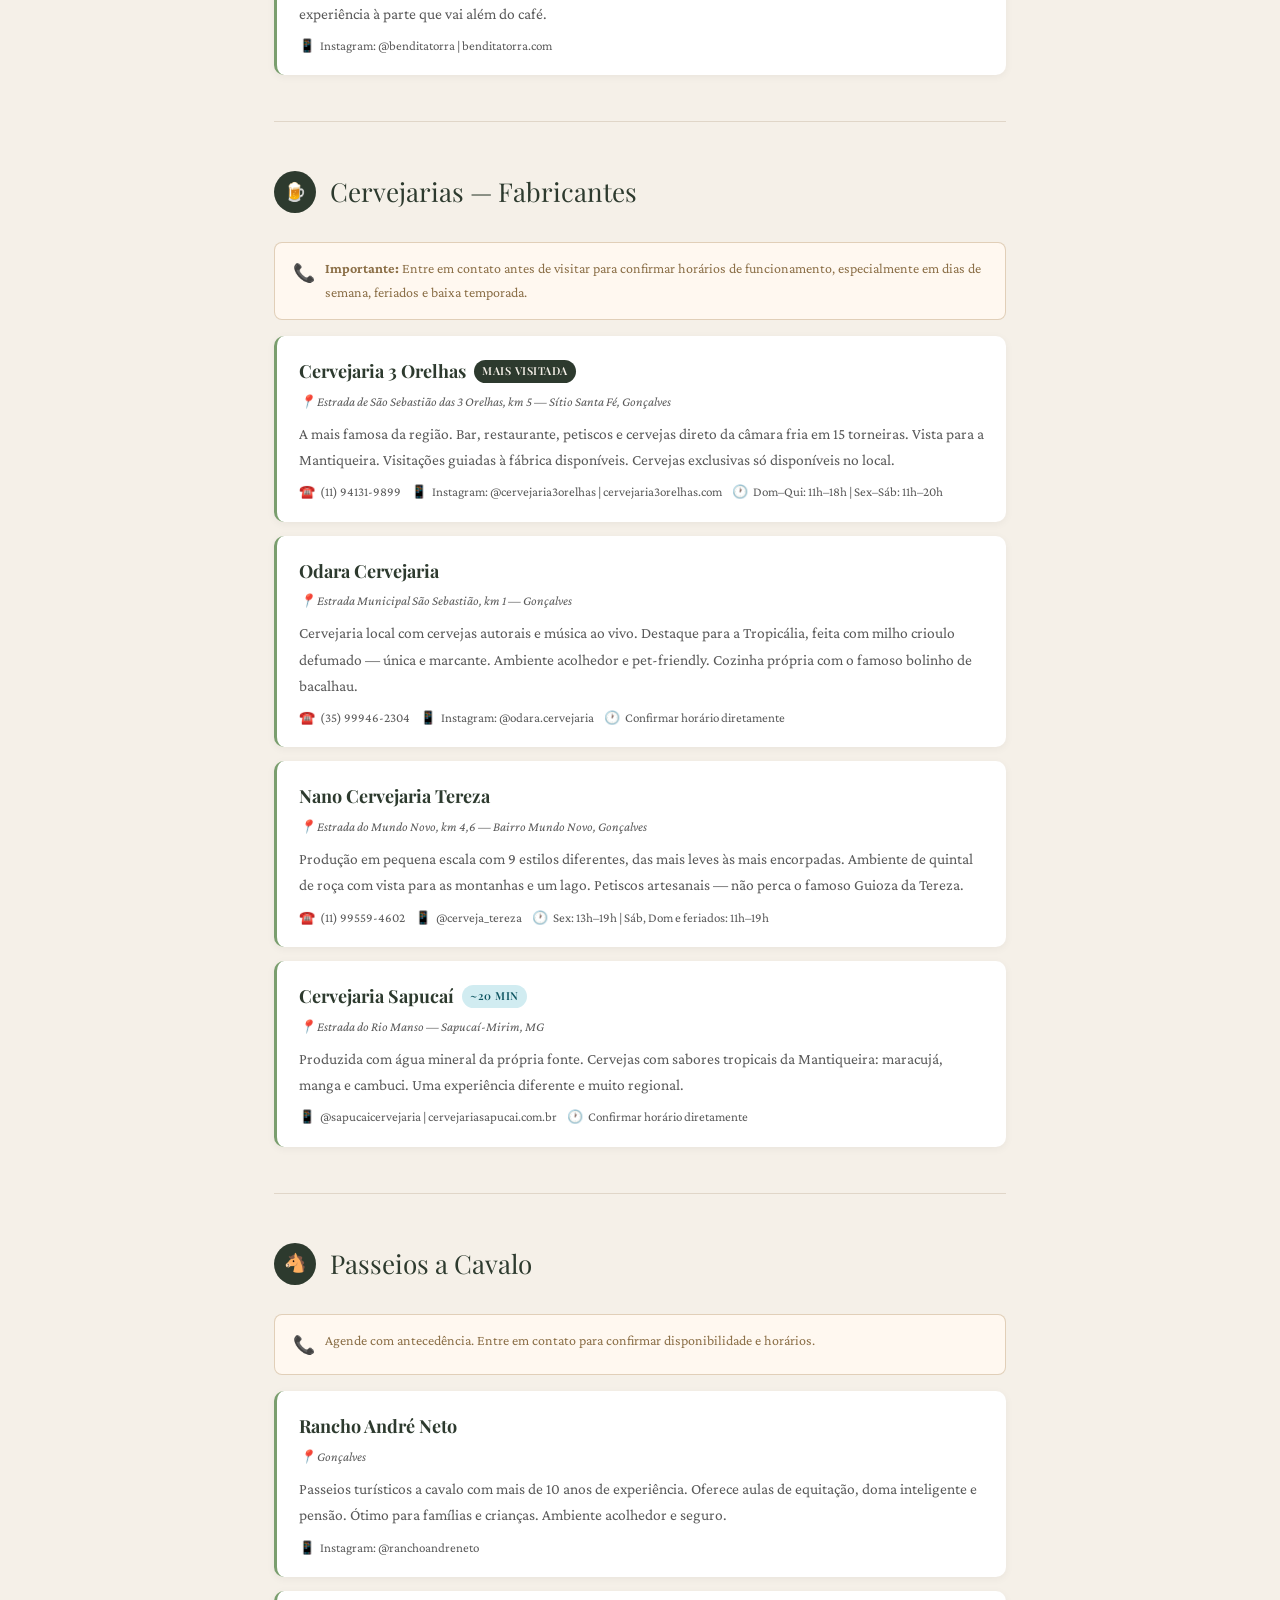
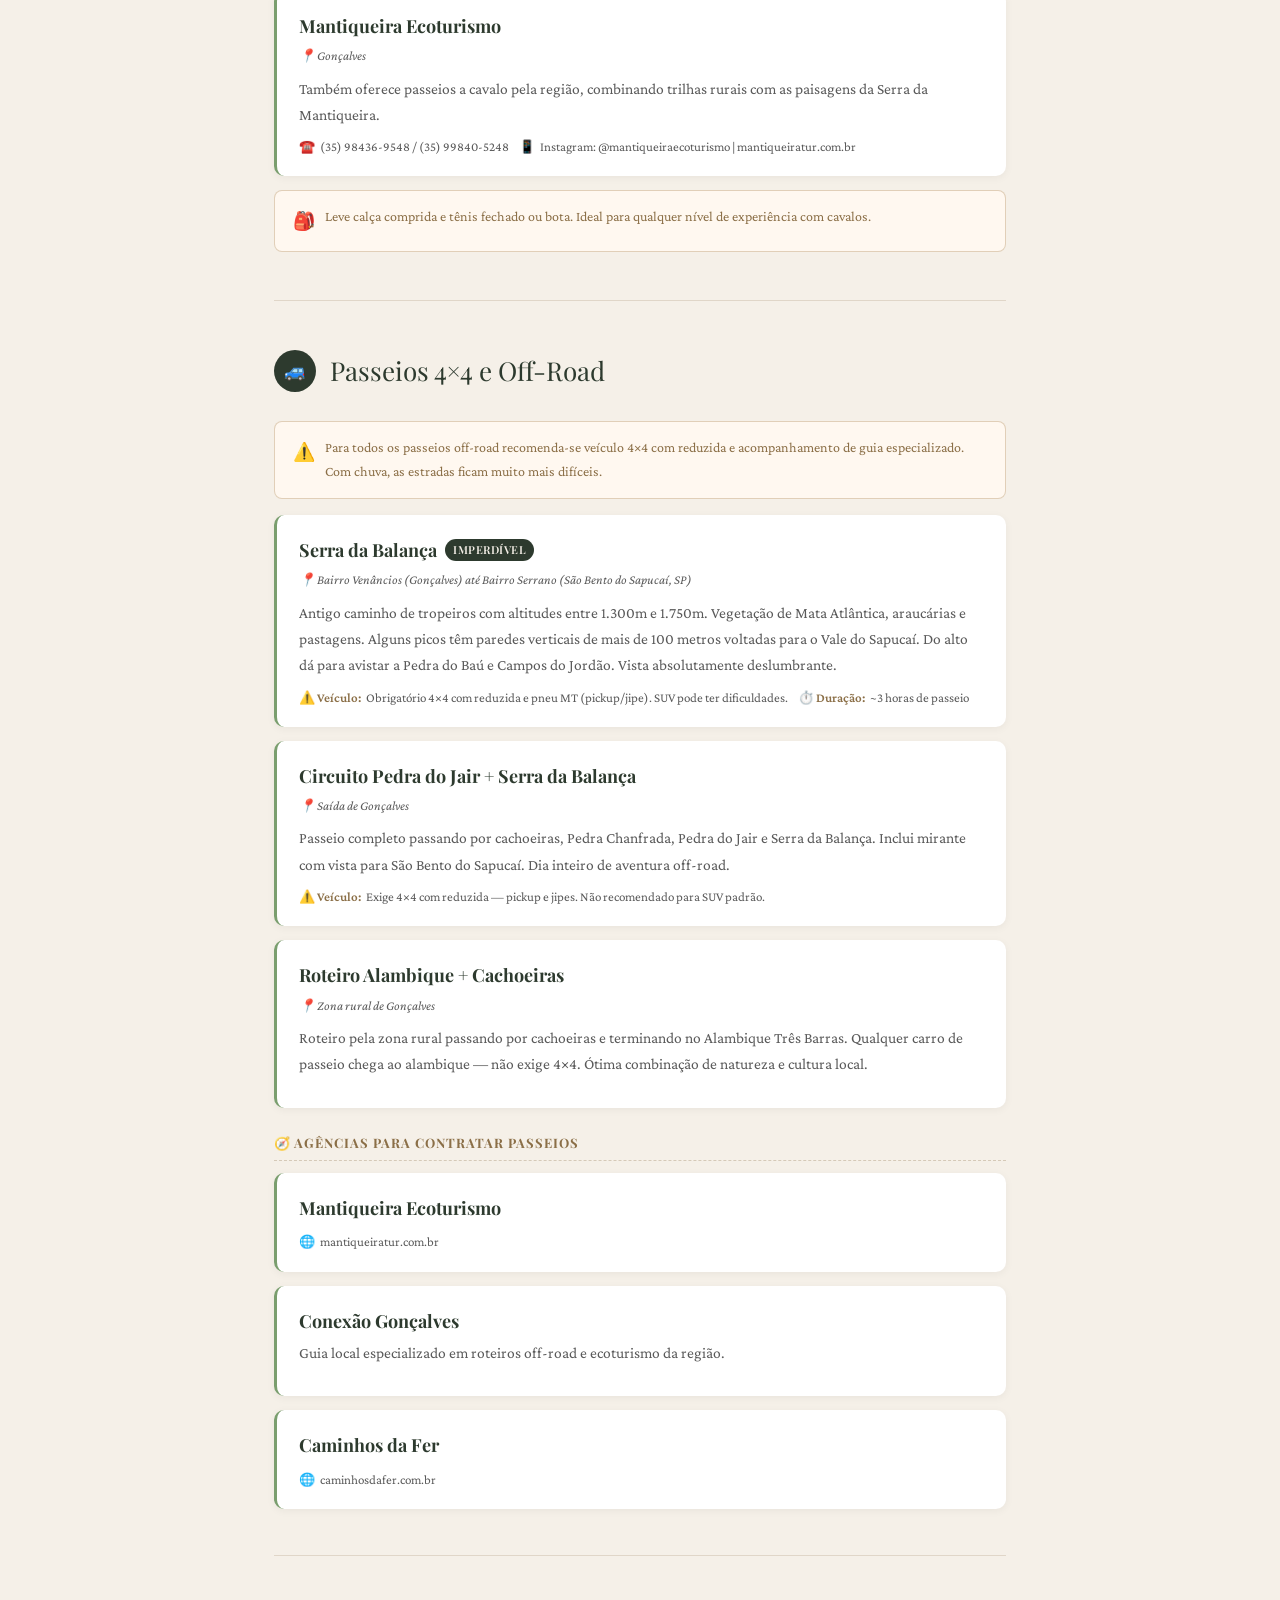
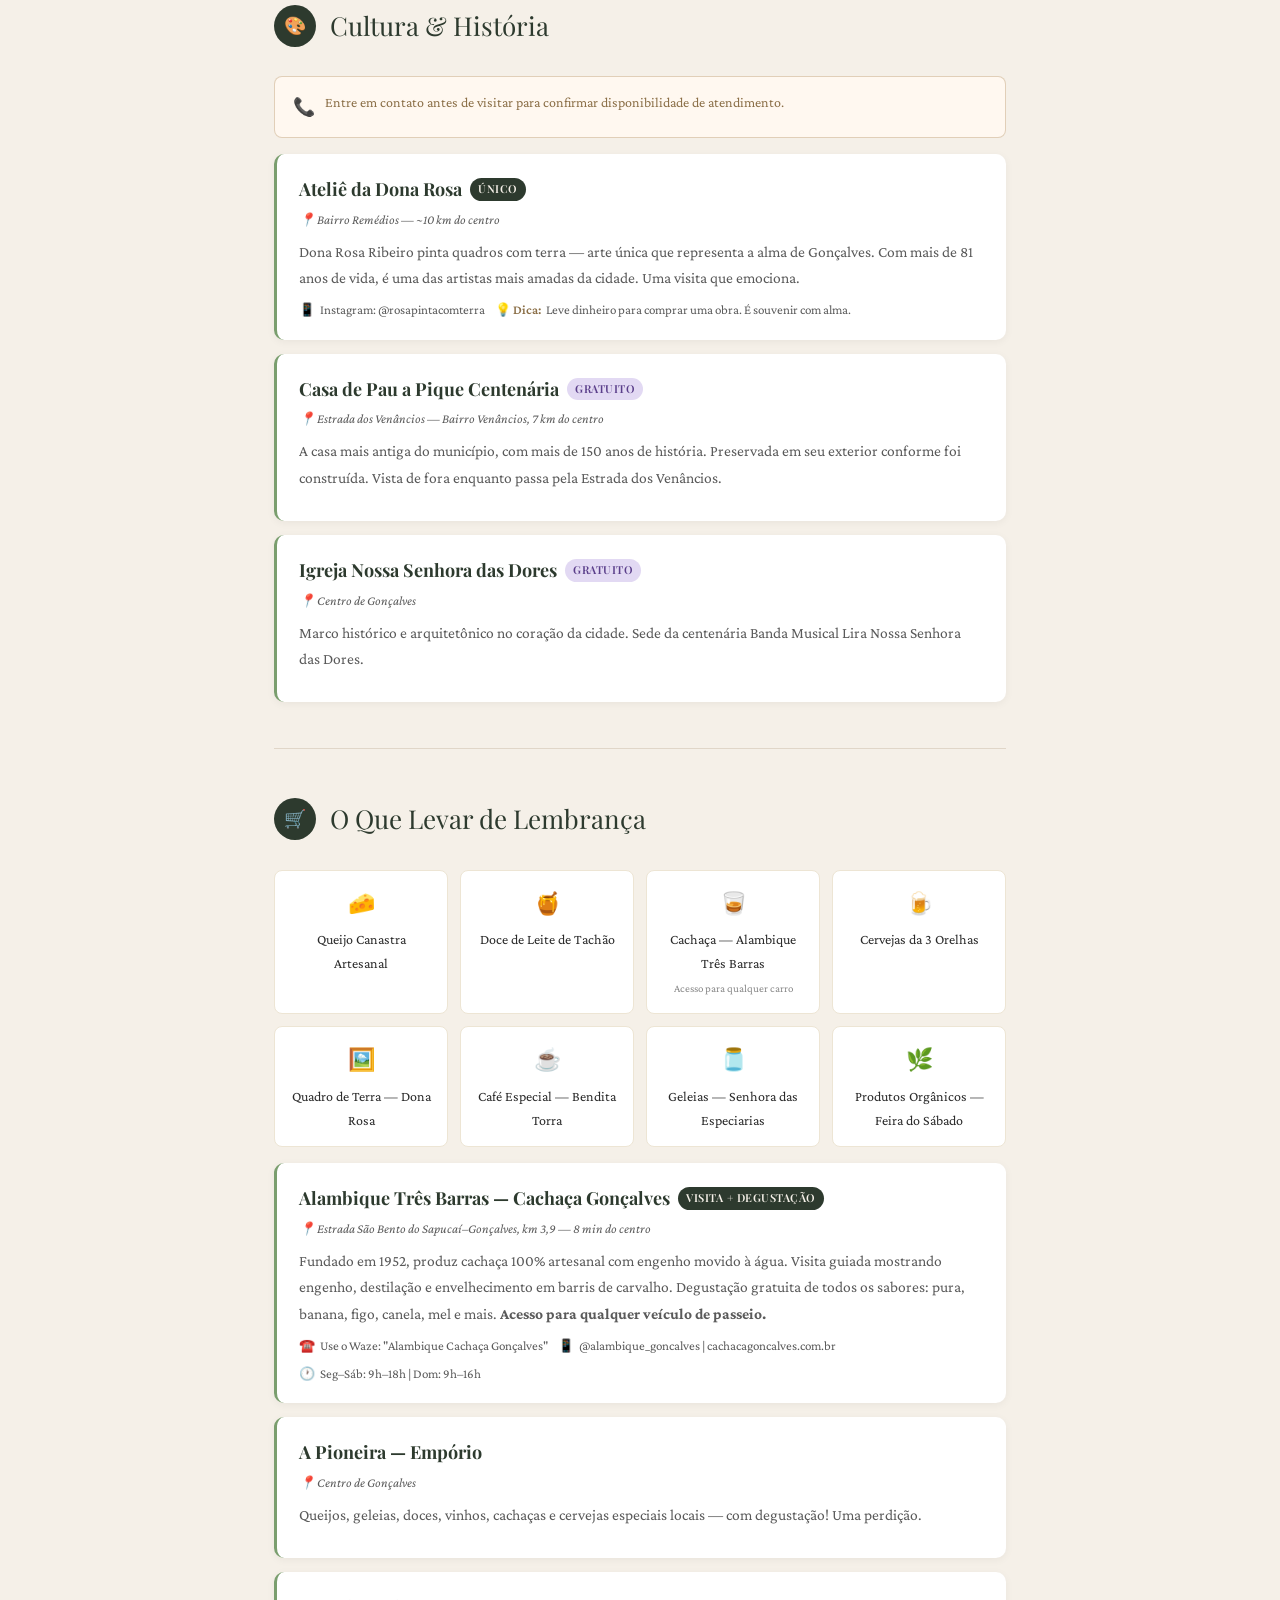
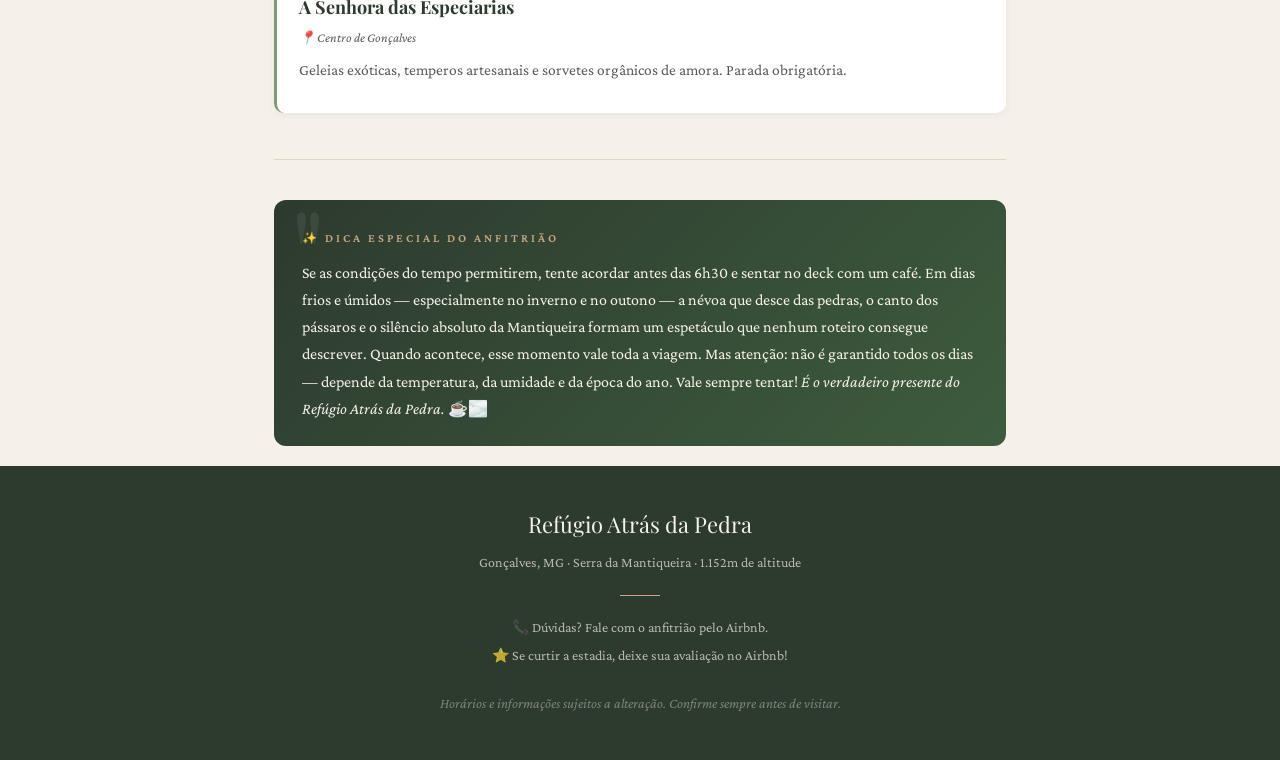
<file: uploads/guia-hospede-refugio.html>
<!DOCTYPE html>
<html lang="pt-BR">
<head>
<meta charset="UTF-8">
<meta name="viewport" content="width=device-width, initial-scale=1.0">
<title>Refúgio Atrás da Pedra — Guia do Hóspede</title>
<link href="https://fonts.googleapis.com/css2?family=Playfair+Display:ital,wght@0,400;0,700;1,400&family=Crimson+Pro:wght@300;400;600&display=swap" rel="stylesheet">
<style>
  :root {
    --verde-escuro: #2d3a2e;
    --verde-medio: #4a6741;
    --verde-claro: #7a9e6e;
    --creme: #f5f0e8;
    --creme-escuro: #ede5d4;
    --marrom: #8b6f47;
    --marrom-claro: #c4a882;
    --text: #2a2a2a;
    --text-light: #5a5a5a;
  }

  * { margin: 0; padding: 0; box-sizing: border-box; }

  body {
    font-family: 'Crimson Pro', Georgia, serif;
    background: var(--creme);
    color: var(--text);
    font-size: 17px;
    line-height: 1.7;
  }

  /* CAPA */
  .capa {
    background: var(--verde-escuro);
    color: var(--creme);
    padding: 60px 40px 50px;
    text-align: center;
    position: relative;
    overflow: hidden;
  }

  .capa::before {
    content: '';
    position: absolute;
    top: 0; left: 0; right: 0; bottom: 0;
    background: 
      radial-gradient(ellipse at 20% 50%, rgba(122,158,110,0.15) 0%, transparent 60%),
      radial-gradient(ellipse at 80% 20%, rgba(196,168,130,0.1) 0%, transparent 50%);
  }

  .capa-inner { position: relative; z-index: 1; max-width: 600px; margin: 0 auto; }

  .capa-subtitulo {
    font-family: 'Crimson Pro', serif;
    font-weight: 300;
    font-size: 13px;
    letter-spacing: 4px;
    text-transform: uppercase;
    color: var(--marrom-claro);
    margin-bottom: 16px;
  }

  .capa h1 {
    font-family: 'Playfair Display', serif;
    font-size: clamp(32px, 7vw, 52px);
    font-weight: 400;
    line-height: 1.15;
    margin-bottom: 8px;
  }

  .capa h1 em {
    font-style: italic;
    color: var(--marrom-claro);
  }

  .capa-divider {
    width: 60px;
    height: 1px;
    background: var(--marrom-claro);
    margin: 24px auto;
  }

  .capa-info {
    font-size: 14px;
    color: rgba(245,240,232,0.7);
    letter-spacing: 1px;
    display: flex;
    justify-content: center;
    gap: 24px;
    flex-wrap: wrap;
  }

  .capa-info span { display: flex; align-items: center; gap: 6px; }

  /* AVISO IMPORTANTE */
  .aviso-global {
    background: var(--marrom);
    color: var(--creme);
    padding: 14px 24px;
    text-align: center;
    font-size: 14px;
    letter-spacing: 0.3px;
  }

  .aviso-global strong { font-weight: 600; }

  /* CONTAINER */
  .container {
    max-width: 780px;
    margin: 0 auto;
    padding: 0 24px;
  }

  /* SEÇÕES */
  .secao {
    padding: 48px 0 32px;
    border-bottom: 1px solid rgba(138,111,71,0.2);
  }

  .secao:last-child { border-bottom: none; }

  .secao-header {
    display: flex;
    align-items: center;
    gap: 14px;
    margin-bottom: 28px;
  }

  .secao-icone {
    width: 42px;
    height: 42px;
    background: var(--verde-escuro);
    border-radius: 50%;
    display: flex;
    align-items: center;
    justify-content: center;
    font-size: 18px;
    flex-shrink: 0;
  }

  .secao-titulo {
    font-family: 'Playfair Display', serif;
    font-size: 26px;
    font-weight: 400;
    color: var(--verde-escuro);
  }

  /* CARDS */
  .card {
    background: white;
    border-radius: 10px;
    padding: 20px 22px;
    margin-bottom: 14px;
    border-left: 3px solid var(--verde-claro);
    box-shadow: 0 2px 8px rgba(0,0,0,0.05);
    transition: transform 0.2s, box-shadow 0.2s;
  }

  .card:hover {
    transform: translateY(-2px);
    box-shadow: 0 4px 16px rgba(0,0,0,0.1);
  }

  .card-titulo {
    font-family: 'Playfair Display', serif;
    font-size: 18px;
    font-weight: 700;
    color: var(--verde-escuro);
    margin-bottom: 4px;
    display: flex;
    align-items: center;
    gap: 8px;
    flex-wrap: wrap;
  }

  .card-local {
    font-size: 13px;
    color: var(--text-light);
    font-style: italic;
    margin-bottom: 8px;
  }

  .card-desc {
    font-size: 15.5px;
    color: var(--text-light);
    margin-bottom: 10px;
  }

  .card-info {
    display: flex;
    flex-wrap: wrap;
    gap: 10px;
    margin-top: 10px;
  }

  .card-info-item {
    font-size: 13px;
    color: var(--text-light);
    display: flex;
    align-items: flex-start;
    gap: 5px;
    line-height: 1.4;
  }

  .card-info-item .label {
    color: var(--marrom);
    font-weight: 600;
    white-space: nowrap;
  }

  /* BADGE */
  .badge {
    display: inline-block;
    font-size: 11px;
    font-weight: 600;
    letter-spacing: 0.5px;
    text-transform: uppercase;
    padding: 2px 8px;
    border-radius: 20px;
    vertical-align: middle;
  }

  .badge-facil { background: #d4edda; color: #1a6632; }
  .badge-moderado { background: #fff3cd; color: #856404; }
  .badge-avancado { background: #f8d7da; color: #842029; }
  .badge-carro { background: #d1ecf1; color: #0c5460; }
  .badge-gratis { background: #e2d9f3; color: #5a3e8a; }
  .badge-pago { background: #fde8d8; color: #8a4a1a; }
  .badge-destaque { background: var(--verde-escuro); color: var(--creme); }

  /* SUBSECAO */
  .subsecao-titulo {
    font-family: 'Playfair Display', serif;
    font-size: 17px;
    font-weight: 700;
    color: var(--marrom);
    margin: 24px 0 12px;
    padding-bottom: 6px;
    border-bottom: 1px dashed rgba(138,111,71,0.3);
    text-transform: uppercase;
    letter-spacing: 1px;
    font-size: 13px;
  }

  /* AVISO CARD */
  .aviso-card {
    background: #fff8f0;
    border: 1px solid rgba(196,168,130,0.5);
    border-radius: 8px;
    padding: 14px 18px;
    font-size: 14px;
    color: var(--marrom);
    display: flex;
    align-items: flex-start;
    gap: 10px;
    margin-bottom: 16px;
  }

  .aviso-card .icone { font-size: 18px; flex-shrink: 0; margin-top: 1px; }

  /* DICA ANFITRIAO */
  .dica-anfitriao {
    background: linear-gradient(135deg, var(--verde-escuro) 0%, #3d5c3e 100%);
    color: var(--creme);
    border-radius: 12px;
    padding: 28px 28px 24px;
    margin: 40px 0 20px;
    position: relative;
    overflow: hidden;
  }

  .dica-anfitriao::before {
    content: '"';
    position: absolute;
    top: -10px;
    left: 16px;
    font-family: 'Playfair Display', serif;
    font-size: 120px;
    color: rgba(255,255,255,0.07);
    line-height: 1;
  }

  .dica-anfitriao-titulo {
    font-size: 12px;
    letter-spacing: 3px;
    text-transform: uppercase;
    color: var(--marrom-claro);
    margin-bottom: 10px;
    font-weight: 600;
  }

  .dica-anfitriao p {
    font-size: 16px;
    line-height: 1.7;
    position: relative;
    z-index: 1;
  }

  /* COMPRAS */
  .compras-grid {
    display: grid;
    grid-template-columns: repeat(auto-fill, minmax(160px, 1fr));
    gap: 12px;
    margin-top: 8px;
  }

  .compras-item {
    background: white;
    border-radius: 8px;
    padding: 14px 14px;
    text-align: center;
    border: 1px solid var(--creme-escuro);
    font-size: 14px;
    color: var(--text);
  }

  .compras-item .emoji { font-size: 22px; display: block; margin-bottom: 6px; }

  /* EVENTOS */
  .evento-card {
    background: white;
    border-radius: 10px;
    padding: 18px 20px;
    margin-bottom: 12px;
    border-top: 3px solid var(--marrom);
    box-shadow: 0 2px 6px rgba(0,0,0,0.05);
  }

  .evento-nome {
    font-family: 'Playfair Display', serif;
    font-size: 17px;
    font-weight: 700;
    color: var(--verde-escuro);
    margin-bottom: 4px;
  }

  .evento-data {
    font-size: 13px;
    color: var(--marrom);
    font-weight: 600;
    margin-bottom: 6px;
  }

  /* RODAPÉ */
  .rodape {
    background: var(--verde-escuro);
    color: rgba(245,240,232,0.7);
    padding: 40px 24px;
    text-align: center;
  }

  .rodape h3 {
    font-family: 'Playfair Display', serif;
    font-size: 22px;
    font-weight: 400;
    color: var(--creme);
    margin-bottom: 8px;
  }

  .rodape p { font-size: 14px; margin-bottom: 4px; }

  .rodape-divider {
    width: 40px;
    height: 1px;
    background: var(--marrom-claro);
    margin: 20px auto;
  }

  .rodape-nota {
    font-size: 12px;
    color: rgba(245,240,232,0.4);
    margin-top: 24px;
    font-style: italic;
  }

  /* PRINT */
  @media print {
    .capa { padding: 40px 24px; }
    .card:hover { transform: none; box-shadow: none; }
    .aviso-global { display: none; }
  }

  @media (max-width: 600px) {
    .capa { padding: 48px 24px 40px; }
    .compras-grid { grid-template-columns: repeat(2, 1fr); }
    .card-info { flex-direction: column; gap: 6px; }
  }
</style>
</head>
<body>

<!-- CAPA -->
<div class="capa">
  <div class="capa-inner">
    <p class="capa-subtitulo">Gonçalves · Minas Gerais · Serra da Mantiqueira</p>
    <h1>Refúgio<br><em>Atrás da Pedra</em></h1>
    <div class="capa-divider"></div>
    <p style="font-size:16px; color: rgba(245,240,232,0.8); margin-bottom:20px;">Guia de Experiências do Hóspede</p>
    <div class="capa-info">
      <span>🏠 Até 8 pessoas</span>
      <span>🏊 Piscina aquecida</span>
      <span>⛰️ 1.152m de altitude</span>
      <span>⭐ 4.95 no Airbnb</span>
    </div>
  </div>
</div>

<!-- AVISO GLOBAL -->
<div class="aviso-global">
  📞 <strong>Importante:</strong> Antes de visitar qualquer atração, entre em contato para confirmar horários de funcionamento — especialmente em feriados e baixa temporada.
</div>

<div class="container">

  <!-- 1. NA PROPRIEDADE -->
  <div class="secao">
    <div class="secao-header">
      <div class="secao-icone">🏠</div>
      <h2 class="secao-titulo">Na Própria Propriedade</h2>
    </div>

    <div class="aviso-card">
      <span class="icone">✨</span>
      <span>Tudo abaixo é gratuito e disponível a qualquer momento da sua estadia, sem deslocamento.</span>
    </div>

    <div class="card">
      <div class="card-titulo">☕ Deck ao Amanhecer <span class="badge badge-destaque">Imperdível</span></div>
      <div class="card-desc">Em dias frios e úmidos — especialmente no inverno e no outono — a névoa que desce das pedras logo cedo, com o canto dos pássaros e o silêncio absoluto da Mantiqueira, é algo que nenhum roteiro descreve. Quando acontece, é inesquecível. Mas atenção: depende da temperatura e da época do ano — não é garantido todos os dias. Vale sempre tentar! ☕</div>
    </div>

    <div class="card">
      <div class="card-titulo">🏊 Piscina Aquecida com Deck</div>
      <div class="card-desc">Relaxe em qualquer hora do dia. A piscina é aquecida — ideal para as noites frias da Mantiqueira.</div>
    </div>

    <div class="card">
      <div class="card-titulo">🥾 Trilha no Terreno</div>
      <div class="card-desc">Explore o entorno da propriedade. Vista para as pedras e serras da Mantiqueira. Ótima para crianças e pets logo na chegada.</div>
    </div>
  </div>

  <!-- 2. CACHOEIRAS -->
  <div class="secao">
    <div class="secao-header">
      <div class="secao-icone">💧</div>
      <h2 class="secao-titulo">Cachoeiras</h2>
    </div>

    <div class="aviso-card">
      <span class="icone">🎒</span>
      <span>Leve sempre: roupa de banho, sandália de borracha, toalha e água.</span>
    </div>

    <div class="subsecao-titulo">🟢 Fácil Acesso</div>

    <div class="card">
      <div class="card-titulo">Cachoeira do Simão <span class="badge badge-gratis">Gratuito</span></div>
      <div class="card-local">📍 3,7 km do centro</div>
      <div class="card-desc">Trilha curtinha de 5 minutos pela mata. Lugar tranquilo durante a semana. Pode estar movimentado em feriados.</div>
    </div>

    <div class="card">
      <div class="card-titulo">Cachoeira do Retiro <span class="badge badge-gratis">Gratuito</span></div>
      <div class="card-local">📍 Bairro São Sebastião</div>
      <div class="card-desc">Fácil acesso pela estrada. Uma das mais altas de Gonçalves, com água gelada e cristalina ótima para banho.</div>
    </div>

    <div class="card">
      <div class="card-titulo">Cachoeira dos Henriques <span class="badge badge-gratis">Gratuito</span></div>
      <div class="card-local">📍 9,7 km do centro</div>
      <div class="card-desc">A mais tranquila por ficar mais afastada. Várias quedas com ótimo ponto de banho na parte superior. Siga pelas pedras à esquerda para a vista privilegiada. Não se preocupe com as vaquinhas — são bem tranquilas!</div>
    </div>

    <div class="card">
      <div class="card-titulo">Cachoeira das Sete Quedas <span class="badge badge-pago">Taxa de entrada</span></div>
      <div class="card-local">📍 Bairro Retiro, 1,5 km do centro — Estrada São Sebastião</div>
      <div class="card-desc">Vista incrível do deck logo na entrada. Estrutura com banheiros, lanchonete e trilha autoguiada. Fora de temporada abre apenas aos fins de semana.</div>
      <div class="card-info">
        <div class="card-info-item"><span class="label">⚠️ Atenção:</span> <span>Não é própria para banho, mas belíssima para contemplação e fotos.</span></div>
        <div class="card-info-item"><span class="label">💡 Dica:</span> <span>Combine com a Cachoeira do Retiro na mesma saída.</span></div>
      </div>
    </div>

    <div class="subsecao-titulo">🟡 Moderado</div>

    <div class="card">
      <div class="card-titulo">Cachoeira das Andorinhas <span class="badge badge-avancado">⚠️ Fechada para manutenção</span></div>
      <div class="card-local">📍 Bairro Martins, 2 km do centro</div>
      <div class="card-desc">Uma das maiores e mais volumosas quedas de Gonçalves. <strong>Atualmente fechada para manutenção — confirme antes de visitar.</strong></div>
      <div class="card-info">
        <div class="card-info-item"><span class="label">💡 Recomendação:</span> <span>Contratar guia local para o acesso.</span></div>
      </div>
    </div>
  </div>

  <!-- 3. TRILHAS E MIRANTES -->
  <div class="secao">
    <div class="secao-header">
      <div class="secao-icone">🥾</div>
      <h2 class="secao-titulo">Trilhas e Mirantes</h2>
    </div>

    <div class="aviso-card">
      <span class="icone">🎒</span>
      <span>Leve sempre: tênis fechado, água (mín. 1,5L), protetor solar, repelente e casaco leve.</span>
    </div>

    <div class="subsecao-titulo">🟢 Fácil</div>

    <div class="card">
      <div class="card-titulo">Mirante do Cruzeiro <span class="badge badge-gratis">Gratuito</span></div>
      <div class="card-local">📍 Próximo ao portal de entrada de Gonçalves — primeira estradinha à direita</div>
      <div class="card-desc">Acesso de carro até a entrada (portão de madeira). Pedestres podem entrar livremente. Vista bonita da cidade de um lado e a serra do outro. Passeio simples e rápido — ideal para o fim do dia.</div>
    </div>

    <div class="card">
      <div class="card-titulo">Pedra do Cruzeiro — Bairro Atrás da Pedra <span class="badge badge-gratis">Gratuito</span></div>
      <div class="card-local">📍 ~5 km do centro — nosso bairro!</div>
      <div class="card-desc">O cartão de visitas de Gonçalves, com vista para a Serra dos Venâncios e dos Remédios. Saída ideal logo cedo pela manhã. Pergunte ao anfitrião sobre o melhor acesso saindo da propriedade.</div>
    </div>

    <div class="subsecao-titulo">🟡 Moderado</div>

    <div class="card">
      <div class="card-titulo">Pedra Chanfrada <span class="badge badge-gratis">Gratuito</span></div>
      <div class="card-local">📍 1 km do restaurante ao topo — ~1h30 ida e volta</div>
      <div class="card-desc">Trilha só de subida pela mata fechada, com 1.710m de altitude. No topo, uma cruz de madeira e vista para a Pedra do Forno.</div>
      <div class="card-info">
        <div class="card-info-item"><span class="label">💡 Dica:</span> <span>Almoce no Restaurante Ao Pé da Pedra após a descida.</span></div>
      </div>
    </div>

    <div class="card">
      <div class="card-titulo">Pedra do Forno</div>
      <div class="card-local">📍 Estrada São Sebastião — ~3,4 km, 1h30 ida e volta</div>
      <div class="card-desc">Trilha sombreada pela mata de araucárias. Com 1.970m de altitude, oferece vista panorâmica de 360° — dá para ver Campos do Jordão, Monte Verde e a Pedra do Baú. No topo, uma pequena via ferrata de ~10 degraus e uma capelinha.</div>
      <div class="card-info">
        <div class="card-info-item"><span class="label">⚠️ Atenção:</span> <span>Não recomendada para quem tem fobia a altura. Pequena taxa de manutenção na entrada.</span></div>
      </div>
    </div>

    <div class="card">
      <div class="card-titulo">Pedra de São Domingos <span class="badge badge-moderado">Moderado/Difícil</span></div>
      <div class="card-local">📍 Região de Córrego do Bom Jesus, ~20 min</div>
      <div class="card-desc">Trilha desafiadora com paisagens exuberantes da Mantiqueira. Pode ser combinada com o Pico da Raposa em um dia completo de aventura.</div>
      <div class="card-info">
        <div class="card-info-item"><span class="label">💡 Recomendação:</span> <span>Ir com guia local.</span></div>
      </div>
    </div>

    <div class="subsecao-titulo">🚗 Acesso de Carro — Mirante</div>

    <div class="card">
      <div class="card-titulo">Pico da Raposa <span class="badge badge-carro">Carro comum</span></div>
      <div class="card-local">📍 Córrego do Bom Jesus, ~20 min de Gonçalves. Estrada Gonçalves–Córrego, com placas indicativas.</div>
      <div class="card-desc">1.480m de altitude. Acesso por estrada pavimentada — qualquer carro chega. Vista panorâmica incrível da Mantiqueira, Córrego do Bom Jesus e Cambuí. Rampa de parapente. O pôr do sol daqui é espetacular.</div>
    </div>
  </div>

  <!-- 4. GASTRONOMIA -->
  <div class="secao">
    <div class="secao-header">
      <div class="secao-icone">🍽️</div>
      <h2 class="secao-titulo">Gastronomia & Bares</h2>
    </div>

    <div class="aviso-card">
      <span class="icone">📞</span>
      <span>Entre em contato antes de visitar para confirmar horários e disponibilidade, especialmente em dias de semana e baixa temporada.</span>
    </div>

    <div class="subsecao-titulo">🌿 Zona Rural / Bairros</div>

    <div class="card">
      <div class="card-titulo">Bar do Zezé <span class="badge badge-destaque">Raiz</span></div>
      <div class="card-local">📍 Bairro Lambari — AMG-1930, km 07</div>
      <div class="card-desc">🍽️ Boteco mineiro raiz: feijoada, quirera, panqueca e cerveja gelada. Clima autêntico de interior, sem frescura. Ótimo para grupos.</div>
      <div class="card-info">
        <div class="card-info-item"><span class="label">☎️</span> <span>(35) 99815-0162</span></div>
        <div class="card-info-item"><span class="label">📱</span> <span>Instagram: @bardozeze.goncalves</span></div>
      </div>
    </div>

    <div class="card">
      <div class="card-titulo">Sabor sem Freio <span class="badge badge-destaque">MasterChef</span></div>
      <div class="card-local">📍 Estrada São Sebastião, km 1,5 — Bairro Retiro</div>
      <div class="card-desc">🍽️ Cozinha mineira autoral do chef Danilo Costa (semifinalista MasterChef 2023). Especialidade: truta com virado encapotado, galinhada e bife ancho. Pet-friendly.</div>
      <div class="card-info">
        <div class="card-info-item"><span class="label">☎️</span> <span>(35) 99753-8322</span></div>
        <div class="card-info-item"><span class="label">📱</span> <span>Instagram: @saborsemfreio</span></div>
        <div class="card-info-item"><span class="label">⚠️</span> <span>Reserva recomendada</span></div>
      </div>
    </div>

    <div class="card">
      <div class="card-titulo">Bistrô Todos os Vinhos <span class="badge badge-destaque">Enogastronomia</span></div>
      <div class="card-local">📍 Estrada São Sebastião, km 1 — Pátio da Fazenda Retiro</div>
      <div class="card-desc">🍽️ Os vinhos são os protagonistas — ampla seleção de rótulos cuidadosamente escolhidos com cardápio autoral que muda conforme a temporada. Vale reservar.</div>
      <div class="card-info">
        <div class="card-info-item"><span class="label">☎️</span> <span>(35) 99660-6244</span></div>
        <div class="card-info-item"><span class="label">📱</span> <span>Instagram: @todososvinhos</span></div>
      </div>
    </div>

    <div class="card">
      <div class="card-titulo">Quinta do Tacho</div>
      <div class="card-local">📍 Estrada São Sebastião, km 1 — Pátio da Fazenda Retiro</div>
      <div class="card-desc">🍽️ Comida mineira no fogão a lenha com mesas com vista para as montanhas. Considerado o melhor restaurante por quilo de Gonçalves. Polenta frita com canastra e linguiça especial. Pet-friendly na área externa.</div>
      <div class="card-info">
        <div class="card-info-item"><span class="label">☎️</span> <span>(35) 99957-6270</span></div>
        <div class="card-info-item"><span class="label">🕐</span> <span>Sex: 12h–15h | Sáb: 12h–16h | Dom: 12h–15h</span></div>
      </div>
    </div>

    <div class="card">
      <div class="card-titulo">Sebastian Bar <span class="badge badge-destaque">Música ao vivo</span></div>
      <div class="card-local">📍 Estrada São Sebastião das Três Orelhas, km 2</div>
      <div class="card-desc">🍽️ Casarão cercado de verde com carnes, massas, risotos e aperitivos. Música ao vivo frequente. Vinhos e cervejas selecionados.</div>
      <div class="card-info">
        <div class="card-info-item"><span class="label">☎️</span> <span>(35) 3654-1265</span></div>
        <div class="card-info-item"><span class="label">📱</span> <span>Instagram: @sebastianbarerestaurante_</span></div>
        <div class="card-info-item"><span class="label">🕐</span> <span>Qui–Sex: 12h–18h | Sáb: 12h–18h | Dom: 12h–16h</span></div>
      </div>
    </div>

    <div class="card">
      <div class="card-titulo">Sabores da Mantiqueira — Petit Bistrot</div>
      <div class="card-local">📍 Estrada Retiro ao Início da Terra Fria, km 6 — Bairro São Sebastião das Três Orelhas</div>
      <div class="card-desc">🍽️ Comfort food com ingredientes da própria horta. Famoso pelo bisquiche (sanduíche de biscoito de queijo), quiches e sopas autorais. Opções para vegetarianos e veganos. Funciona a partir das 18h30.</div>
      <div class="card-info">
        <div class="card-info-item"><span class="label">☎️</span> <span>(35) 99993-7479</span></div>
        <div class="card-info-item"><span class="label">📱</span> <span>Instagram: @saboresmantiqueira | saboresdamantiqueira.com.br</span></div>
      </div>
    </div>

    <div class="card">
      <div class="card-titulo">Cervejaria Bergway <span class="badge badge-destaque">Cerveja + Pizza</span></div>
      <div class="card-local">📍 Estrada Bernardino Máximo de Castro, km 7 — Sertão do Cantagalo</div>
      <div class="card-desc">🍽️ Cerveja artesanal própria e pizzas com ingredientes frescos locais. Também serve feijoada. Música ao vivo frequente. Cenário encantador a 7 km do centro.</div>
      <div class="card-info">
        <div class="card-info-item"><span class="label">☎️</span> <span>(35) 99872-1001</span></div>
        <div class="card-info-item"><span class="label">📱</span> <span>Instagram: @cervejariabergway</span></div>
        <div class="card-info-item"><span class="label">🕐</span> <span>Qui–Sex: 12h–22h | Sáb–Dom: 11h–21h</span></div>
      </div>
    </div>

    <div class="card">
      <div class="card-titulo">MariTaca's <span class="badge badge-destaque">Criativo</span></div>
      <div class="card-local">📍 R. Antônio Mota da Silva, 1 — Praça São João Batista, Bairro dos Costas (~20 min)</div>
      <div class="card-desc">🍽️ Chef Juliana Pellis, ex-cozinha do D.O.M de Alex Atala. Cozinha criativa mineira: tempurá de quiabo com maionese de pequi, purê de banana com truta. Um dos melhores da região. Fecha às quartas.</div>
      <div class="card-info">
        <div class="card-info-item"><span class="label">☎️</span> <span>(35) 99927-4337</span></div>
        <div class="card-info-item"><span class="label">📱</span> <span>Instagram: @maritacas_restaurante</span></div>
      </div>
    </div>

    <div class="card">
      <div class="card-titulo">Restaurante Karu</div>
      <div class="card-local">📍 Estrada dos Venâncios</div>
      <div class="card-desc">🍽️ Gastronomia contemporânea no meio do mato, chef Gabriela Gradim. Especialidade em brunch com truta defumada, rabada com parmesão e ovos cremosos. Surpreendente!</div>
    </div>

    <div class="card">
      <div class="card-titulo">Restaurante Ao Pé da Pedra</div>
      <div class="card-local">📍 Acesso pela trilha da Pedra Chanfrada</div>
      <div class="card-desc">🍽️ Comida mineira clássica no fogão a lenha, vista para a Pedra Chanfrada. Especialidade: feijão tropeiro e frango caipira. Famoso suco de amora. Ideal para almoçar após a trilha.</div>
      <div class="card-info">
        <div class="card-info-item"><span class="label">📱</span> <span>Instagram: @restauranteaopedapedra</span></div>
        <div class="card-info-item"><span class="label">🕐</span> <span>Sáb, Dom e feriados: 12h–15h30 | Self-service por pessoa</span></div>
      </div>
    </div>

    <div class="card">
      <div class="card-titulo">Restaurante Sauá <span class="badge badge-destaque">Enoturismo</span></div>
      <div class="card-local">📍 Pousada Bicho do Mato — Sertão do Cantagalo, km 7,5</div>
      <div class="card-desc">🍽️ Cozinha contemporânea com raízes caipiras, chef Vitor Pompeu. Ambiente panorâmico com cozinha integrada ao salão. Em anexo: Winebar da Vinícola Artesã com degustação de vinhos e queijos maturados locais — experiência completa de enoturismo.</div>
      <div class="card-info">
        <div class="card-info-item"><span class="label">📱</span> <span>Instagram: @restaurantesaua | restaurantesaua.com.br</span></div>
      </div>
    </div>

    <div class="card">
      <div class="card-titulo">Nó de Pinho Gastronomia <span class="badge badge-destaque">Romântico</span></div>
      <div class="card-local">📍 Estrada São Sebastião das Três Orelhas, km 2,5 — Pousada Solar d'Araucária, Retiro</div>
      <div class="card-desc">🍽️ Ambiente romântico com luz baixa e lareiras. Especialidades: risoto de pinhão, peixe empanado com farinha de amêndoa e frango na cerveja com creme de milho. Um dos mais sofisticados de Gonçalves. ⚠️ Confirme disponibilidade — funciona principalmente para hóspedes da pousada.</div>
      <div class="card-info">
        <div class="card-info-item"><span class="label">☎️</span> <span>(35) 3654-1398</span></div>
        <div class="card-info-item"><span class="label">📱</span> <span>Instagram: @nodepinhogastronomia</span></div>
        <div class="card-info-item"><span class="label">🕐</span> <span>Sex, Sáb e feriados: 13h–15h30 e 19h–22h | Dom: 13h–15h</span></div>
      </div>
    </div>

    <div class="card">
      <div class="card-titulo">Restaurante da Vilma</div>
      <div class="card-local">📍 Estrada dos Venâncios, km 8</div>
      <div class="card-desc">🍽️ Comida típica mineira no fogão a lenha, sistema self-service à vontade. Aquela sensação boa de parar no tempo. Abre fins de semana e feriados.</div>
      <div class="card-info">
        <div class="card-info-item"><span class="label">☎️</span> <span>(35) 99837-0876</span></div>
      </div>
    </div>

    <div class="card">
      <div class="card-titulo">Restaurante Vida Verde</div>
      <div class="card-local">📍 Estrada de São Sebastião, km 3,5 — Bairro Boa Vista</div>
      <div class="card-desc">🍽️ Culinária mineira tradicional em pousada aberta ao público. Especialidade em filé ao molho madeira e pratos caseiros com porções generosas. Ambiente familiar com jardim.</div>
    </div>

    <div class="subsecao-titulo">🏘️ Centro de Gonçalves</div>

    <div class="card">
      <div class="card-titulo">San Benedetto</div>
      <div class="card-local">📍 R. Capitão Antônio Carlos, 195 — Centro</div>
      <div class="card-desc">🍽️ Menu variado com fondue de queijo, ancho, tilápia à parmegiana e pratos mineiros. Um dos únicos que abre todos os dias para almoço e jantar (11h–15h e 18h–22h30).</div>
      <div class="card-info">
        <div class="card-info-item"><span class="label">☎️</span> <span>(35) 99142-9206</span></div>
      </div>
    </div>

    <div class="card">
      <div class="card-titulo">Chalezinho Gastrobar</div>
      <div class="card-local">📍 R. Capitão Antônio Carlos, 282 — Centro</div>
      <div class="card-desc">🍽️ Cozinha contemporânea com releituras regionais. Especialidade: costelinha mineira assada na chapa com tutu, couve, torresmo e banana, servida em panelinhas. Dadinhos de tapioca, fondue e cervejas artesanais. Qua–Dom a partir das 12h.</div>
      <div class="card-info">
        <div class="card-info-item"><span class="label">☎️</span> <span>(12) 99653-8077</span></div>
      </div>
    </div>

    <div class="card">
      <div class="card-titulo">Mariá Restobar</div>
      <div class="card-local">📍 Praça Monsenhor Dutra, 138 — Centro (casinha verde)</div>
      <div class="card-desc">🍽️ Especialidade em carne de lata produzida na própria casa, linguiça de porco caseira e torresmo. Atendimento caloroso do proprietário Valdemir. Somente almoço. Pet-friendly.</div>
      <div class="card-info">
        <div class="card-info-item"><span class="label">📱</span> <span>Instagram: @mariarestobar_</span></div>
        <div class="card-info-item"><span class="label">🕐</span> <span>Dom–Qui: 11h–15h | Sex–Sáb: 11h–16h</span></div>
      </div>
    </div>

    <div class="card">
      <div class="card-titulo">Gastrô.massas</div>
      <div class="card-local">📍 Praça Monsenhor Dutra, 285 — Centro</div>
      <div class="card-desc">🍽️ Massas artesanais refinadas: Sofioli de limão siciliano, Gorgonzola e Sardela. Ótimo para quem quer um almoço mais elaborado no centro.</div>
    </div>

    <div class="card">
      <div class="card-titulo">A Casinha Vinhos & Grill <span class="badge badge-destaque">Wine Bar</span></div>
      <div class="card-local">📍 R. Antônio Caetano da Rosa, 370 — Centro</div>
      <div class="card-desc">🍽️ Wine bar com massas artesanais e vinhos selecionados pelos próprios donos. Destaque para as pastas e a atenção pessoal na escolha dos rótulos.</div>
      <div class="card-info">
        <div class="card-info-item"><span class="label">☎️</span> <span>(35) 95305-0112</span></div>
        <div class="card-info-item"><span class="label">🕐</span> <span>Qui–Seg e feriados: 12h–15h e 18h–22h</span></div>
      </div>
    </div>

    <div class="card">
      <div class="card-titulo">Janelas com Tramela <span class="badge badge-destaque">Música ao vivo</span></div>
      <div class="card-local">📍 R. Coronel João Vieira, 65 — Centro</div>
      <div class="card-desc">🍽️ Bar e boteco fundado em 2010 com música ao vivo (sertanejo, MPB, blues, rock). Cardápio criativo e variado: truta, fondue, parmegiana, petiscos. Pet-friendly. Ingredientes sazonais de produtores locais.</div>
      <div class="card-info">
        <div class="card-info-item"><span class="label">☎️</span> <span>(35) 99944-2030</span></div>
        <div class="card-info-item"><span class="label">📱</span> <span>Instagram: @janelas.oficial</span></div>
      </div>
    </div>

    <div class="card">
      <div class="card-titulo">Cabana Empório e Restaurante</div>
      <div class="card-local">📍 Av. Francisco Tertuliano Ribeiro Neto, 240 — Centro</div>
      <div class="card-desc">🍽️ Buffet diário farto com carnes, truta e comida mineira variada. Funciona todos os dias das 11h às 15h. Também vende produtos regionais.</div>
      <div class="card-info">
        <div class="card-info-item"><span class="label">☎️</span> <span>(35) 3654-1353</span></div>
      </div>
    </div>

    <div class="card">
      <div class="card-titulo">Restaurante Mantiqueira</div>
      <div class="card-local">📍 R. Joaquim Ferreira Souza, 37 — Centro</div>
      <div class="card-desc">🍽️ O mais antigo de Gonçalves, fundado em 1979. Comida caseira simples e saborosa a preços justos, com aquele clima gostoso de interior mineiro. Somente almoço das 11h às 15h.</div>
    </div>

    <div class="card">
      <div class="card-titulo">Bendita Villa</div>
      <div class="card-local">📍 Centro</div>
      <div class="card-desc">🍽️ Charmosa boutique para uma pausa no passeio. Bolos artesanais, chás e lanches. Destaque para o chá gelado de amora e bolo de cacau.</div>
    </div>

    <div class="card">
      <div class="card-titulo">Padaria São Francisco</div>
      <div class="card-local">📍 Centro — fachada colorida</div>
      <div class="card-desc">🍽️ Padaria tradicional, ponto de encontro dos moradores. Pão com linguiça, guaraná Jota Fe e café da manhã mineiro. Ótimo para começar o dia.</div>
    </div>

    <div class="card">
      <div class="card-titulo">Feira de Orgânicos da Mantiqueira <span class="badge badge-gratis">Gratuito</span></div>
      <div class="card-local">📍 R. Fausto Rezende de Souza, 183 — Centro</div>
      <div class="card-desc">🍽️ Sábados das 9h às 13h. Frutas, legumes, queijos, geleias e temperos direto dos produtores locais. Uma experiência autêntica de contato com a produção da Serra.</div>
    </div>

  </div>

  <!-- 5. CAFÉ -->
  <div class="secao">
    <div class="secao-header">
      <div class="secao-icone">☕</div>
      <h2 class="secao-titulo">Café & Torrefação</h2>
    </div>

    <div class="aviso-card">
      <span class="icone">📞</span>
      <span>Entre em contato antes de visitar para confirmar horários de funcionamento.</span>
    </div>

    <div class="card">
      <div class="card-titulo">Bendita Torra <span class="badge badge-destaque">Experiência</span></div>
      <div class="card-local">📍 Centro de Gonçalves</div>
      <div class="card-desc">Torrefação de cafés especiais da Serra da Mantiqueira. Visite para conhecer os diferentes tipos de café, presenciar o processo de torra e provar na xícara o que a altitude de Gonçalves faz com os grãos. Uma experiência à parte que vai além do café.</div>
      <div class="card-info">
        <div class="card-info-item"><span class="label">📱</span> <span>Instagram: @benditatorra | benditatorra.com</span></div>
      </div>
    </div>
  </div>

  <!-- 6. CERVEJARIAS -->
  <div class="secao">
    <div class="secao-header">
      <div class="secao-icone">🍺</div>
      <h2 class="secao-titulo">Cervejarias — Fabricantes</h2>
    </div>

    <div class="aviso-card">
      <span class="icone">📞</span>
      <span><strong>Importante:</strong> Entre em contato antes de visitar para confirmar horários de funcionamento, especialmente em dias de semana, feriados e baixa temporada.</span>
    </div>

    <div class="card">
      <div class="card-titulo">Cervejaria 3 Orelhas <span class="badge badge-destaque">Mais visitada</span></div>
      <div class="card-local">📍 Estrada de São Sebastião das 3 Orelhas, km 5 — Sítio Santa Fé, Gonçalves</div>
      <div class="card-desc">A mais famosa da região. Bar, restaurante, petiscos e cervejas direto da câmara fria em 15 torneiras. Vista para a Mantiqueira. Visitações guiadas à fábrica disponíveis. Cervejas exclusivas só disponíveis no local.</div>
      <div class="card-info">
        <div class="card-info-item"><span class="label">☎️</span> <span>(11) 94131-9899</span></div>
        <div class="card-info-item"><span class="label">📱</span> <span>Instagram: @cervejaria3orelhas | cervejaria3orelhas.com</span></div>
        <div class="card-info-item"><span class="label">🕐</span> <span>Dom–Qui: 11h–18h | Sex–Sáb: 11h–20h</span></div>
      </div>
    </div>

    <div class="card">
      <div class="card-titulo">Odara Cervejaria</div>
      <div class="card-local">📍 Estrada Municipal São Sebastião, km 1 — Gonçalves</div>
      <div class="card-desc">Cervejaria local com cervejas autorais e música ao vivo. Destaque para a Tropicália, feita com milho crioulo defumado — única e marcante. Ambiente acolhedor e pet-friendly. Cozinha própria com o famoso bolinho de bacalhau.</div>
      <div class="card-info">
        <div class="card-info-item"><span class="label">☎️</span> <span>(35) 99946-2304</span></div>
        <div class="card-info-item"><span class="label">📱</span> <span>Instagram: @odara.cervejaria</span></div>
        <div class="card-info-item"><span class="label">🕐</span> <span>Confirmar horário diretamente</span></div>
      </div>
    </div>

    <div class="card">
      <div class="card-titulo">Nano Cervejaria Tereza</div>
      <div class="card-local">📍 Estrada do Mundo Novo, km 4,6 — Bairro Mundo Novo, Gonçalves</div>
      <div class="card-desc">Produção em pequena escala com 9 estilos diferentes, das mais leves às mais encorpadas. Ambiente de quintal de roça com vista para as montanhas e um lago. Petiscos artesanais — não perca o famoso Guioza da Tereza.</div>
      <div class="card-info">
        <div class="card-info-item"><span class="label">☎️</span> <span>(11) 99559-4602</span></div>
        <div class="card-info-item"><span class="label">📱</span> <span>@cerveja_tereza</span></div>
        <div class="card-info-item"><span class="label">🕐</span> <span>Sex: 13h–19h | Sáb, Dom e feriados: 11h–19h</span></div>
      </div>
    </div>

    <div class="card">
      <div class="card-titulo">Cervejaria Sapucaí <span class="badge badge-carro">~20 min</span></div>
      <div class="card-local">📍 Estrada do Rio Manso — Sapucaí-Mirim, MG</div>
      <div class="card-desc">Produzida com água mineral da própria fonte. Cervejas com sabores tropicais da Mantiqueira: maracujá, manga e cambuci. Uma experiência diferente e muito regional.</div>
      <div class="card-info">
        <div class="card-info-item"><span class="label">📱</span> <span>@sapucaicervejaria | cervejariasapucai.com.br</span></div>
        <div class="card-info-item"><span class="label">🕐</span> <span>Confirmar horário diretamente</span></div>
      </div>
    </div>
  </div>

  <!-- 7. PASSEIOS A CAVALO -->
  <div class="secao">
    <div class="secao-header">
      <div class="secao-icone">🐴</div>
      <h2 class="secao-titulo">Passeios a Cavalo</h2>
    </div>

    <div class="aviso-card">
      <span class="icone">📞</span>
      <span>Agende com antecedência. Entre em contato para confirmar disponibilidade e horários.</span>
    </div>

    <div class="card">
      <div class="card-titulo">Rancho André Neto</div>
      <div class="card-local">📍 Gonçalves</div>
      <div class="card-desc">Passeios turísticos a cavalo com mais de 10 anos de experiência. Oferece aulas de equitação, doma inteligente e pensão. Ótimo para famílias e crianças. Ambiente acolhedor e seguro.</div>
      <div class="card-info">
        <div class="card-info-item"><span class="label">📱</span> <span>Instagram: @ranchoandreneto</span></div>
      </div>
    </div>

    <div class="card">
      <div class="card-titulo">Mantiqueira Ecoturismo</div>
      <div class="card-local">📍 Gonçalves</div>
      <div class="card-desc">Também oferece passeios a cavalo pela região, combinando trilhas rurais com as paisagens da Serra da Mantiqueira.</div>
      <div class="card-info">
        <div class="card-info-item"><span class="label">☎️</span> <span>(35) 98436-9548 / (35) 99840-5248</span></div>
        <div class="card-info-item"><span class="label">📱</span> <span>Instagram: @mantiqueiraecoturismo | mantiqueiratur.com.br</span></div>
      </div>
    </div>

    <div class="aviso-card" style="margin-top:8px;">
      <span class="icone">🎒</span>
      <span>Leve calça comprida e tênis fechado ou bota. Ideal para qualquer nível de experiência com cavalos.</span>
    </div>
  </div>

  <!-- 8. PASSEIOS 4x4 -->
  <div class="secao">
    <div class="secao-header">
      <div class="secao-icone">🚙</div>
      <h2 class="secao-titulo">Passeios 4×4 e Off-Road</h2>
    </div>

    <div class="aviso-card">
      <span class="icone">⚠️</span>
      <span>Para todos os passeios off-road recomenda-se veículo 4×4 com reduzida e acompanhamento de guia especializado. Com chuva, as estradas ficam muito mais difíceis.</span>
    </div>

    <div class="card">
      <div class="card-titulo">Serra da Balança <span class="badge badge-destaque">Imperdível</span></div>
      <div class="card-local">📍 Bairro Venâncios (Gonçalves) até Bairro Serrano (São Bento do Sapucaí, SP)</div>
      <div class="card-desc">Antigo caminho de tropeiros com altitudes entre 1.300m e 1.750m. Vegetação de Mata Atlântica, araucárias e pastagens. Alguns picos têm paredes verticais de mais de 100 metros voltadas para o Vale do Sapucaí. Do alto dá para avistar a Pedra do Baú e Campos do Jordão. Vista absolutamente deslumbrante.</div>
      <div class="card-info">
        <div class="card-info-item"><span class="label">⚠️ Veículo:</span> <span>Obrigatório 4×4 com reduzida e pneu MT (pickup/jipe). SUV pode ter dificuldades.</span></div>
        <div class="card-info-item"><span class="label">⏱️ Duração:</span> <span>~3 horas de passeio</span></div>
      </div>
    </div>

    <div class="card">
      <div class="card-titulo">Circuito Pedra do Jair + Serra da Balança</div>
      <div class="card-local">📍 Saída de Gonçalves</div>
      <div class="card-desc">Passeio completo passando por cachoeiras, Pedra Chanfrada, Pedra do Jair e Serra da Balança. Inclui mirante com vista para São Bento do Sapucaí. Dia inteiro de aventura off-road.</div>
      <div class="card-info">
        <div class="card-info-item"><span class="label">⚠️ Veículo:</span> <span>Exige 4×4 com reduzida — pickup e jipes. Não recomendado para SUV padrão.</span></div>
      </div>
    </div>

    <div class="card">
      <div class="card-titulo">Roteiro Alambique + Cachoeiras</div>
      <div class="card-local">📍 Zona rural de Gonçalves</div>
      <div class="card-desc">Roteiro pela zona rural passando por cachoeiras e terminando no Alambique Três Barras. Qualquer carro de passeio chega ao alambique — não exige 4×4. Ótima combinação de natureza e cultura local.</div>
    </div>

    <div class="subsecao-titulo">🧭 Agências para contratar passeios</div>

    <div class="card">
      <div class="card-titulo">Mantiqueira Ecoturismo</div>
      <div class="card-info">
        <div class="card-info-item"><span class="label">🌐</span> <span>mantiqueiratur.com.br</span></div>
      </div>
    </div>

    <div class="card">
      <div class="card-titulo">Conexão Gonçalves</div>
      <div class="card-desc">Guia local especializado em roteiros off-road e ecoturismo da região.</div>
    </div>

    <div class="card">
      <div class="card-titulo">Caminhos da Fer</div>
      <div class="card-info">
        <div class="card-info-item"><span class="label">🌐</span> <span>caminhosdafer.com.br</span></div>
      </div>
    </div>
  </div>

  <!-- 9. CULTURA -->
  <div class="secao">
    <div class="secao-header">
      <div class="secao-icone">🎨</div>
      <h2 class="secao-titulo">Cultura & História</h2>
    </div>

    <div class="aviso-card">
      <span class="icone">📞</span>
      <span>Entre em contato antes de visitar para confirmar disponibilidade de atendimento.</span>
    </div>

    <div class="card">
      <div class="card-titulo">Ateliê da Dona Rosa <span class="badge badge-destaque">Único</span></div>
      <div class="card-local">📍 Bairro Remédios — ~10 km do centro</div>
      <div class="card-desc">Dona Rosa Ribeiro pinta quadros com terra — arte única que representa a alma de Gonçalves. Com mais de 81 anos de vida, é uma das artistas mais amadas da cidade. Uma visita que emociona.</div>
      <div class="card-info">
        <div class="card-info-item"><span class="label">📱</span> <span>Instagram: @rosapintacomterra</span></div>
        <div class="card-info-item"><span class="label">💡 Dica:</span> <span>Leve dinheiro para comprar uma obra. É souvenir com alma.</span></div>
      </div>
    </div>

    <div class="card">
      <div class="card-titulo">Casa de Pau a Pique Centenária <span class="badge badge-gratis">Gratuito</span></div>
      <div class="card-local">📍 Estrada dos Venâncios — Bairro Venâncios, 7 km do centro</div>
      <div class="card-desc">A casa mais antiga do município, com mais de 150 anos de história. Preservada em seu exterior conforme foi construída. Vista de fora enquanto passa pela Estrada dos Venâncios.</div>
    </div>

    <div class="card">
      <div class="card-titulo">Igreja Nossa Senhora das Dores <span class="badge badge-gratis">Gratuito</span></div>
      <div class="card-local">📍 Centro de Gonçalves</div>
      <div class="card-desc">Marco histórico e arquitetônico no coração da cidade. Sede da centenária Banda Musical Lira Nossa Senhora das Dores.</div>
    </div>
  </div>

  <!-- 10. COMPRAS -->
  <div class="secao">
    <div class="secao-header">
      <div class="secao-icone">🛒</div>
      <h2 class="secao-titulo">O Que Levar de Lembrança</h2>
    </div>

    <div class="compras-grid">
      <div class="compras-item"><span class="emoji">🧀</span>Queijo Canastra Artesanal</div>
      <div class="compras-item"><span class="emoji">🍯</span>Doce de Leite de Tachão</div>
      <div class="compras-item"><span class="emoji">🥃</span>Cachaça — Alambique Três Barras<br><small style="font-size:11px;color:#888">Acesso para qualquer carro</small></div>
      <div class="compras-item"><span class="emoji">🍺</span>Cervejas da 3 Orelhas</div>
      <div class="compras-item"><span class="emoji">🖼️</span>Quadro de Terra — Dona Rosa</div>
      <div class="compras-item"><span class="emoji">☕</span>Café Especial — Bendita Torra</div>
      <div class="compras-item"><span class="emoji">🫙</span>Geleias — Senhora das Especiarias</div>
      <div class="compras-item"><span class="emoji">🌿</span>Produtos Orgânicos — Feira do Sábado</div>
    </div>

    <div style="margin-top:16px;">
      <div class="card">
        <div class="card-titulo">Alambique Três Barras — Cachaça Gonçalves <span class="badge badge-destaque">Visita + Degustação</span></div>
        <div class="card-local">📍 Estrada São Bento do Sapucaí–Gonçalves, km 3,9 — 8 min do centro</div>
        <div class="card-desc">Fundado em 1952, produz cachaça 100% artesanal com engenho movido à água. Visita guiada mostrando engenho, destilação e envelhecimento em barris de carvalho. Degustação gratuita de todos os sabores: pura, banana, figo, canela, mel e mais. <strong>Acesso para qualquer veículo de passeio.</strong></div>
        <div class="card-info">
          <div class="card-info-item"><span class="label">☎️</span> <span>Use o Waze: "Alambique Cachaça Gonçalves"</span></div>
          <div class="card-info-item"><span class="label">📱</span> <span>@alambique_goncalves | cachacagoncalves.com.br</span></div>
          <div class="card-info-item"><span class="label">🕐</span> <span>Seg–Sáb: 9h–18h | Dom: 9h–16h</span></div>
        </div>
      </div>
      <div class="card">
        <div class="card-titulo">A Pioneira — Empório</div>
        <div class="card-local">📍 Centro de Gonçalves</div>
        <div class="card-desc">Queijos, geleias, doces, vinhos, cachaças e cervejas especiais locais — com degustação! Uma perdição.</div>
      </div>
      <div class="card">
        <div class="card-titulo">A Senhora das Especiarias</div>
        <div class="card-local">📍 Centro de Gonçalves</div>
        <div class="card-desc">Geleias exóticas, temperos artesanais e sorvetes orgânicos de amora. Parada obrigatória.</div>
      </div>
    </div>
  </div>

  <!-- DICA FINAL -->
  <div class="dica-anfitriao">
    <div class="dica-anfitriao-titulo">✨ Dica Especial do Anfitrião</div>
    <p>Se as condições do tempo permitirem, tente acordar antes das 6h30 e sentar no deck com um café. Em dias frios e úmidos — especialmente no inverno e no outono — a névoa que desce das pedras, o canto dos pássaros e o silêncio absoluto da Mantiqueira formam um espetáculo que nenhum roteiro consegue descrever. Quando acontece, esse momento vale toda a viagem. Mas atenção: não é garantido todos os dias — depende da temperatura, da umidade e da época do ano. Vale sempre tentar! <em>É o verdadeiro presente do Refúgio Atrás da Pedra.</em> ☕🌫️</p>
  </div>

</div><!-- /container -->

<!-- RODAPÉ -->
<div class="rodape">
  <h3>Refúgio Atrás da Pedra</h3>
  <p>Gonçalves, MG · Serra da Mantiqueira · 1.152m de altitude</p>
  <div class="rodape-divider"></div>
  <p>📞 Dúvidas? Fale com o anfitrião pelo Airbnb.</p>
  <p>⭐ Se curtir a estadia, deixe sua avaliação no Airbnb!</p>
  <p class="rodape-nota">Horários e informações sujeitos a alteração. Confirme sempre antes de visitar.</p>
</div>

</body>
</html>
</file>
<file: styles.css>
/* ===========================================================
   Refúgio Atrás da Pedra — Guia do Hóspede
   Visual system
   =========================================================== */

:root {
  --verde-escuro: #2d3a2e;
  --verde-profundo: #1f2a20;
  --verde-medio: #4a6741;
  --verde-claro: #7a9e6e;
  --verde-sage: #8ca682;
  --creme: #f5f0e8;
  --creme-escuro: #ede5d4;
  --creme-card: #fffdf8;
  --marrom: #8b6f47;
  --marrom-claro: #c4a882;
  --terracota: #b5653f;
  --terracota-suave: #c97a52;
  --text: #2a2a2a;
  --text-light: #5f5a52;
  --text-muted: #8a857c;
  --line: rgba(138, 111, 71, 0.18);

  --font-display: 'Playfair Display', Georgia, serif;
  --font-body: 'Crimson Pro', Georgia, serif;

  --shadow-sm: 0 2px 10px rgba(45, 58, 46, 0.06);
  --shadow-md: 0 8px 30px rgba(45, 58, 46, 0.10);
  --shadow-lg: 0 18px 50px rgba(45, 58, 46, 0.18);

  --nav-h: 64px;
  --maxw: 1180px;
}

* { margin: 0; padding: 0; box-sizing: border-box; }

html { scroll-behavior: smooth; scroll-padding-top: var(--nav-h); }

body {
  font-family: var(--font-body);
  background: var(--creme);
  color: var(--text);
  font-size: 18px;
  line-height: 1.65;
  -webkit-font-smoothing: antialiased;
  overflow-x: hidden;
}

img { display: block; max-width: 100%; }

a { color: inherit; text-decoration: none; }

::selection { background: var(--verde-claro); color: #fff; }

/* ---------- shared typography ---------- */
.eyebrow {
  font-family: var(--font-body);
  font-weight: 600;
  font-size: 13px;
  letter-spacing: 3.5px;
  text-transform: uppercase;
  color: var(--marrom);
}

.serif-italic { font-family: var(--font-display); font-style: italic; }

/* ===========================================================
   NAV
   =========================================================== */
.nav {
  position: fixed;
  top: 0; left: 0; right: 0;
  height: var(--nav-h);
  z-index: 100;
  display: flex;
  align-items: center;
  justify-content: space-between;
  padding: 0 clamp(18px, 4vw, 40px);
  background: rgba(31, 42, 32, 0.0);
  transition: background .4s ease, box-shadow .4s ease, backdrop-filter .4s;
}
.nav.scrolled {
  background: rgba(31, 42, 32, 0.94);
  backdrop-filter: blur(10px);
  box-shadow: 0 1px 0 rgba(196,168,130,0.15), 0 8px 30px rgba(0,0,0,0.18);
}

.nav-brand {
  display: flex;
  align-items: center;
  gap: 10px;
  color: var(--creme);
  cursor: pointer;
}
.nav-mark {
  width: 42px; height: 42px;
  flex-shrink: 0;
  border-radius: 50%;
  object-fit: cover;
  box-shadow: 0 2px 10px rgba(0,0,0,0.3);
}
.nav-brand-text {
  font-family: var(--font-display);
  font-size: 18px;
  letter-spacing: .3px;
  line-height: 1;
  white-space: nowrap;
}
.nav-brand-text small {
  display: block;
  font-family: var(--font-body);
  font-size: 10px;
  letter-spacing: 2.5px;
  text-transform: uppercase;
  color: var(--marrom-claro);
  margin-top: 3px;
}

.nav-links {
  display: flex;
  align-items: center;
  gap: 2px;
}
.nav-links a {
  position: relative;
  color: rgba(245,240,232,0.82);
  font-size: 15px;
  letter-spacing: .3px;
  padding: 8px 13px;
  border-radius: 6px;
  transition: color .2s, background .2s;
  white-space: nowrap;
}
.nav-links a:hover { color: #fff; }
.nav-links a.active {
  color: #fff;
}
.nav-links a.active::after {
  content: '';
  position: absolute;
  left: 13px; right: 13px;
  bottom: 2px;
  height: 1.5px;
  background: var(--marrom-claro);
  border-radius: 2px;
}

.nav-toggle {
  display: none;
  flex-direction: column;
  gap: 5px;
  background: none; border: none;
  cursor: pointer;
  padding: 8px;
}
.nav-toggle span {
  width: 24px; height: 2px;
  background: var(--creme);
  border-radius: 2px;
  transition: transform .3s, opacity .3s;
}
.nav.open .nav-toggle span:nth-child(1) { transform: translateY(7px) rotate(45deg); }
.nav.open .nav-toggle span:nth-child(2) { opacity: 0; }
.nav.open .nav-toggle span:nth-child(3) { transform: translateY(-7px) rotate(-45deg); }

/* ===========================================================
   HERO
   =========================================================== */
.hero {
  position: relative;
  min-height: 100svh;
  display: flex;
  align-items: center;
  justify-content: center;
  text-align: center;
  color: var(--creme);
  padding: calc(var(--nav-h) + 30px) 24px 90px;
  overflow: hidden;
}
.hero-bg {
  position: absolute; inset: 0;
  background-image: url('assets/hero-pool.jpg');
  background-size: cover;
  background-position: center 55%;
  transform: scale(1.05);
  animation: heroZoom 18s ease-out forwards;
}
@keyframes heroZoom { to { transform: scale(1); } }
.hero::after {
  content: '';
  position: absolute; inset: 0;
  background:
    linear-gradient(180deg, rgba(31,42,32,0.55) 0%, rgba(31,42,32,0.18) 35%, rgba(31,42,32,0.45) 70%, rgba(31,42,32,0.85) 100%);
}
.hero-inner {
  position: relative;
  z-index: 2;
  max-width: 780px;
  animation: heroFade 1.2s ease both;
}
.hero-logo {
  width: clamp(110px, 16vw, 150px);
  height: clamp(110px, 16vw, 150px);
  border-radius: 50%;
  object-fit: cover;
  margin: 0 auto 26px;
  box-shadow: 0 10px 40px rgba(0,0,0,0.45), 0 0 0 3px rgba(245,240,232,0.35);
}
@keyframes heroFade { from { opacity: 0; transform: translateY(18px); } to { opacity: 1; transform: none; } }

.hero-eyebrow {
  color: var(--marrom-claro);
  font-weight: 600;
  font-size: clamp(11px, 1.4vw, 14px);
  letter-spacing: clamp(3px, 1vw, 5px);
  text-transform: uppercase;
  margin-bottom: 22px;
  text-shadow: 0 1px 14px rgba(0,0,0,0.4);
}
.hero h1 {
  font-family: var(--font-display);
  font-weight: 400;
  font-size: clamp(44px, 9vw, 92px);
  line-height: 1.02;
  letter-spacing: -0.5px;
  text-shadow: 0 4px 30px rgba(0,0,0,0.4);
}
.hero h1 em {
  display: block;
  font-style: italic;
  color: var(--marrom-claro);
}
.hero-sub {
  font-size: clamp(17px, 2.4vw, 23px);
  font-weight: 300;
  color: rgba(245,240,232,0.92);
  margin: 26px auto 0;
  max-width: 560px;
  text-shadow: 0 2px 18px rgba(0,0,0,0.45);
}
.hero-chips {
  display: flex;
  flex-wrap: wrap;
  justify-content: center;
  gap: 10px;
  margin-top: 34px;
}
.hero-chip {
  display: inline-flex;
  align-items: center;
  gap: 8px;
  background: rgba(245,240,232,0.12);
  border: 1px solid rgba(245,240,232,0.28);
  backdrop-filter: blur(6px);
  padding: 9px 16px;
  border-radius: 100px;
  font-size: 14.5px;
  letter-spacing: .3px;
}
.hero-chip svg { width: 17px; height: 17px; opacity: .9; }

.hero-scroll {
  position: absolute;
  bottom: 26px; left: 50%;
  transform: translateX(-50%);
  z-index: 2;
  display: flex;
  flex-direction: column;
  align-items: center;
  gap: 7px;
  color: rgba(245,240,232,0.7);
  font-size: 11px;
  letter-spacing: 2.5px;
  text-transform: uppercase;
  animation: bob 2.4s ease-in-out infinite;
}
.hero-scroll svg { width: 18px; height: 18px; }
@keyframes bob { 0%,100%{ transform: translateX(-50%) translateY(0);} 50%{ transform: translateX(-50%) translateY(7px);} }

/* ===========================================================
   AVISO BAR
   =========================================================== */
.aviso-bar {
  background: var(--marrom);
  color: var(--creme);
  text-align: center;
  padding: 13px 24px;
  font-size: 15px;
  letter-spacing: .2px;
  display: flex;
  align-items: center;
  justify-content: center;
  gap: 10px;
}
.aviso-bar svg { width: 18px; height: 18px; flex-shrink: 0; }
.aviso-bar strong { font-weight: 600; }

/* ===========================================================
   SECTION SHELL
   =========================================================== */
.section {
  padding: clamp(56px, 8vw, 96px) clamp(20px, 5vw, 40px);
  position: relative;
}
.section.alt { background: var(--creme-escuro); }
.section-inner { max-width: var(--maxw); margin: 0 auto; }

.section-head {
  max-width: 760px;
  margin: 0 auto clamp(34px, 5vw, 56px);
  text-align: center;
}
.section-head .eyebrow { margin-bottom: 14px; display: inline-block; }
.section-title {
  font-family: var(--font-display);
  font-weight: 400;
  font-size: clamp(30px, 5vw, 48px);
  line-height: 1.1;
  color: var(--verde-escuro);
  letter-spacing: -0.4px;
}
.section-title em { font-style: italic; color: var(--marrom); }
.section-desc {
  font-size: clamp(17px, 2vw, 20px);
  color: var(--text-light);
  margin-top: 16px;
}
.section-rule {
  width: 54px; height: 2px;
  background: var(--marrom-claro);
  margin: 20px auto 0;
  border-radius: 2px;
}

/* tip / packing notice */
.notice {
  display: flex;
  align-items: flex-start;
  gap: 12px;
  background: #fff8ee;
  border: 1px solid rgba(196,168,130,0.45);
  border-radius: 12px;
  padding: 15px 20px;
  font-size: 15.5px;
  color: var(--marrom);
  max-width: 820px;
  margin: 0 auto clamp(26px, 4vw, 38px);
  line-height: 1.5;
}
.notice svg { width: 20px; height: 20px; flex-shrink: 0; margin-top: 2px; color: var(--terracota); }
.notice strong { font-weight: 600; color: #7a4a2a; }

/* subsection label */
.subhead {
  display: flex;
  align-items: center;
  gap: 14px;
  margin: clamp(30px,4vw,44px) 0 18px;
}
.subhead:first-of-type { margin-top: 0; }
.subhead-label {
  font-family: var(--font-body);
  font-weight: 700;
  font-size: 13px;
  letter-spacing: 2px;
  text-transform: uppercase;
  color: var(--marrom);
  white-space: nowrap;
}
.subhead-line { flex: 1; height: 1px; background: var(--line); }

/* ===========================================================
   CARD GRID + CARD
   =========================================================== */
.grid {
  display: grid;
  grid-template-columns: repeat(auto-fill, minmax(330px, 1fr));
  gap: 20px;
}
.grid.cols-2 { grid-template-columns: repeat(auto-fill, minmax(380px, 1fr)); }

.card {
  background: var(--creme-card);
  border: 1px solid var(--line);
  border-radius: 16px;
  padding: 22px 24px 20px;
  box-shadow: var(--shadow-sm);
  transition: transform .25s ease, box-shadow .25s ease, border-color .25s;
  position: relative;
  display: flex;
  flex-direction: column;
  overflow: hidden;
}
.card::before {
  content: '';
  position: absolute;
  left: 0; top: 0; bottom: 0;
  width: 3px;
  background: var(--verde-claro);
  opacity: .85;
  transition: width .25s ease, background .25s;
}
.card:hover {
  transform: translateY(-4px);
  box-shadow: var(--shadow-md);
  border-color: rgba(138,111,71,0.3);
}
.card:hover::before { width: 5px; background: var(--marrom); }

.card.accent-water::before { background: #5fa8c4; }
.card.accent-trail::before { background: var(--verde-claro); }
.card.accent-food::before { background: var(--terracota-suave); }
.card.accent-beer::before { background: #c79a3c; }
.card.accent-culture::before { background: #9b6fb0; }

.card-title {
  font-family: var(--font-display);
  font-weight: 700;
  font-size: 21px;
  line-height: 1.2;
  color: var(--verde-escuro);
  display: flex;
  flex-wrap: wrap;
  align-items: center;
  gap: 9px;
  margin-bottom: 6px;
}
.card-loc {
  font-size: 14px;
  color: var(--text-muted);
  font-style: italic;
  margin-bottom: 10px;
  display: flex;
  align-items: flex-start;
  gap: 6px;
}
.card-loc svg { width: 14px; height: 14px; flex-shrink: 0; margin-top: 4px; opacity: .7; }
.card-desc {
  font-size: 16px;
  color: var(--text-light);
  line-height: 1.55;
  flex: 1;
}
.card-desc strong { color: var(--text); font-weight: 600; }

.card-meta {
  margin-top: 14px;
  display: flex;
  flex-direction: column;
  gap: 7px;
}
.meta-row {
  font-size: 14px;
  color: var(--text-light);
  display: flex;
  align-items: flex-start;
  gap: 8px;
  line-height: 1.45;
}
.meta-row .meta-label {
  color: var(--marrom);
  font-weight: 600;
  white-space: nowrap;
}

/* contact buttons */
.card-actions {
  margin-top: 16px;
  padding-top: 14px;
  border-top: 1px dashed var(--line);
  display: flex;
  flex-wrap: wrap;
  gap: 8px;
}
.contact-btn {
  display: inline-flex;
  align-items: center;
  gap: 7px;
  font-size: 13.5px;
  font-weight: 600;
  letter-spacing: .2px;
  padding: 7px 13px;
  border-radius: 100px;
  background: var(--creme);
  border: 1px solid var(--line);
  color: var(--verde-medio);
  cursor: pointer;
  transition: background .2s, color .2s, border-color .2s, transform .15s;
}
.contact-btn svg { width: 14px; height: 14px; }
.contact-btn:hover { transform: translateY(-1px); }
.contact-btn.phone:hover { background: var(--verde-medio); color: #fff; border-color: var(--verde-medio); }
.contact-btn.insta:hover { background: var(--terracota); color: #fff; border-color: var(--terracota); }
.contact-btn.web:hover { background: var(--marrom); color: #fff; border-color: var(--marrom); }
.contact-btn.fb:hover { background: #1877f2; color: #fff; border-color: #1877f2; }
.contact-btn.hours { cursor: default; background: transparent; }
.contact-btn.hours:hover { transform: none; }

/* ===========================================================
   BADGES
   =========================================================== */
.badge {
  display: inline-flex;
  align-items: center;
  gap: 4px;
  font-family: var(--font-body);
  font-size: 11.5px;
  font-weight: 700;
  letter-spacing: .6px;
  text-transform: uppercase;
  padding: 3px 10px;
  border-radius: 100px;
  line-height: 1.4;
  vertical-align: middle;
}
.badge-facil    { background: #dcefe0; color: #1f6b39; }
.badge-moderado { background: #fbeecb; color: #8a6406; }
.badge-avancado { background: #f7dcd9; color: #8e2c22; }
.badge-carro    { background: #d6e9ef; color: #185e70; }
.badge-gratis   { background: #e4dbf2; color: #5a3e8a; }
.badge-pago     { background: #fbe2cf; color: #8a4a1a; }
.badge-destaque { background: var(--verde-escuro); color: var(--creme); }
.badge-aviso    { background: #f7dcd9; color: #8e2c22; }

/* ===========================================================
   BANNER (image band between sections)
   =========================================================== */
.banner {
  position: relative;
  min-height: 360px;
  display: flex;
  align-items: center;
  justify-content: center;
  text-align: center;
  color: var(--creme);
  padding: 70px 24px;
  background-size: cover;
  background-position: center;
  background-attachment: fixed;
}
.banner::after {
  content: '';
  position: absolute; inset: 0;
  background: linear-gradient(180deg, rgba(31,42,32,0.5), rgba(31,42,32,0.7));
}
.banner-inner { position: relative; z-index: 2; max-width: 700px; }
.banner-inner .eyebrow { color: var(--marrom-claro); }
.banner-quote {
  font-family: var(--font-display);
  font-style: italic;
  font-size: clamp(24px, 4vw, 40px);
  line-height: 1.3;
  margin-top: 14px;
  text-shadow: 0 3px 22px rgba(0,0,0,0.4);
}
.banner-attr {
  margin-top: 18px;
  font-size: 14px;
  letter-spacing: 2px;
  text-transform: uppercase;
  color: rgba(245,240,232,0.75);
}

/* ===========================================================
   PROPRIEDADE (feature) layout
   =========================================================== */
.feature {
  display: grid;
  grid-template-columns: repeat(auto-fit, minmax(300px, 1fr));
  gap: 22px;
}
.feature-card {
  position: relative;
  border-radius: 18px;
  overflow: hidden;
  min-height: 340px;
  display: flex;
  align-items: flex-end;
  color: var(--creme);
  box-shadow: var(--shadow-sm);
  transition: transform .3s ease, box-shadow .3s ease;
}
.feature-card:hover { transform: translateY(-5px); box-shadow: var(--shadow-lg); }
.feature-card img {
  position: absolute; inset: 0;
  width: 100%; height: 100%;
  object-fit: cover;
  transition: transform .6s ease;
}
.feature-card:hover img { transform: scale(1.06); }
.feature-card::after {
  content: '';
  position: absolute; inset: 0;
  background: linear-gradient(180deg, rgba(31,42,32,0) 30%, rgba(31,42,32,0.85) 100%);
}
.feature-body {
  position: relative;
  z-index: 2;
  padding: 26px 26px 24px;
}
.feature-body .badge { margin-bottom: 10px; }
.feature-body h3 {
  font-family: var(--font-display);
  font-weight: 700;
  font-size: 24px;
  line-height: 1.15;
  margin-bottom: 8px;
}
.feature-body p {
  font-size: 15.5px;
  color: rgba(245,240,232,0.92);
  line-height: 1.5;
}
.feature-card.tall { min-height: 420px; }

/* ===========================================================
   COMPRAS / SOUVENIRS
   =========================================================== */
.souvenir-grid {
  display: grid;
  grid-template-columns: repeat(auto-fill, minmax(170px, 1fr));
  gap: 14px;
  margin-bottom: 34px;
}
.souvenir {
  background: var(--creme-card);
  border: 1px solid var(--line);
  border-radius: 14px;
  padding: 22px 16px;
  text-align: center;
  transition: transform .2s, box-shadow .2s;
}
.souvenir:hover { transform: translateY(-3px); box-shadow: var(--shadow-sm); }
.souvenir .emoji { font-size: 30px; display: block; margin-bottom: 10px; }
.souvenir-name {
  font-family: var(--font-display);
  font-size: 16px;
  font-weight: 600;
  color: var(--verde-escuro);
  line-height: 1.25;
}
.souvenir-note { font-size: 12.5px; color: var(--text-muted); margin-top: 5px; }

/* ===========================================================
   HOST TIP
   =========================================================== */
.host-tip {
  position: relative;
  background: linear-gradient(135deg, var(--verde-escuro) 0%, #3a5639 100%);
  color: var(--creme);
  border-radius: 22px;
  padding: clamp(34px, 5vw, 56px);
  overflow: hidden;
  max-width: 920px;
  margin: 0 auto;
  box-shadow: var(--shadow-lg);
}
.host-tip::before {
  content: '\201C';
  position: absolute;
  top: -30px; left: 24px;
  font-family: var(--font-display);
  font-size: 200px;
  color: rgba(245,240,232,0.06);
  line-height: 1;
}
.host-tip-eyebrow {
  font-weight: 600;
  font-size: 12px;
  letter-spacing: 3px;
  text-transform: uppercase;
  color: var(--marrom-claro);
  margin-bottom: 16px;
  position: relative; z-index: 1;
}
.host-tip p {
  position: relative; z-index: 1;
  font-size: clamp(18px, 2.4vw, 23px);
  line-height: 1.6;
  font-weight: 300;
}
.host-tip p em { font-family: var(--font-display); font-style: italic; color: var(--marrom-claro); }

/* ===========================================================
   FOOTER
   =========================================================== */
.footer {
  background: var(--verde-profundo);
  color: rgba(245,240,232,0.72);
  text-align: center;
  padding: clamp(56px, 8vw, 80px) 24px 40px;
}
.footer-mark { width: 92px; height: 92px; border-radius: 50%; object-fit: cover; margin: 0 auto 18px; box-shadow: 0 8px 26px rgba(0,0,0,0.4), 0 0 0 2px rgba(196,168,130,0.4); }
.footer h3 {
  font-family: var(--font-display);
  font-weight: 400;
  font-size: clamp(28px, 4vw, 38px);
  color: var(--creme);
  margin-bottom: 8px;
}
.footer h3 em { font-style: italic; color: var(--marrom-claro); }
.footer-loc { font-size: 15px; letter-spacing: .5px; }
.footer-rule { width: 46px; height: 1px; background: var(--marrom-claro); margin: 26px auto; }
.footer-links {
  display: flex;
  flex-wrap: wrap;
  justify-content: center;
  gap: 8px 22px;
  margin-bottom: 26px;
  font-size: 15px;
}
.footer-links a { color: rgba(245,240,232,0.8); transition: color .2s; }
.footer-links a:hover { color: var(--marrom-claro); }
.footer p.contact-line { font-size: 16px; color: rgba(245,240,232,0.85); margin: 6px 0; }
.footer-note {
  font-size: 13px;
  font-style: italic;
  color: rgba(245,240,232,0.42);
  margin-top: 28px;
  max-width: 520px;
  margin-left: auto; margin-right: auto;
  line-height: 1.5;
}

/* ===========================================================
   WHATSAPP FLOAT
   =========================================================== */
.wa-float {
  position: fixed;
  bottom: 22px; right: 22px;
  z-index: 90;
  display: flex;
  align-items: center;
  gap: 0;
  background: #1f9c54;
  color: #fff;
  border-radius: 100px;
  padding: 0;
  box-shadow: 0 10px 30px rgba(31,156,84,0.45);
  cursor: pointer;
  overflow: hidden;
  transition: transform .25s ease, box-shadow .25s;
  border: none;
}
.wa-float:hover { transform: translateY(-3px) scale(1.02); box-shadow: 0 14px 38px rgba(31,156,84,0.55); }
.wa-icon {
  width: 60px; height: 60px;
  display: flex; align-items: center; justify-content: center;
  flex-shrink: 0;
}
.wa-icon svg { width: 30px; height: 30px; }
.wa-label {
  font-family: var(--font-body);
  font-size: 16px;
  font-weight: 600;
  letter-spacing: .3px;
  max-width: 0;
  white-space: nowrap;
  overflow: hidden;
  transition: max-width .35s ease, padding .35s ease;
}
.wa-float:hover .wa-label { max-width: 200px; padding-right: 22px; }
.wa-pulse {
  position: absolute;
  inset: 0;
  border-radius: 100px;
  box-shadow: 0 0 0 0 rgba(31,156,84,0.5);
  animation: waPulse 2.4s infinite;
  pointer-events: none;
}
@keyframes waPulse {
  0% { box-shadow: 0 0 0 0 rgba(31,156,84,0.45); }
  70% { box-shadow: 0 0 0 16px rgba(31,156,84,0); }
  100% { box-shadow: 0 0 0 0 rgba(31,156,84,0); }
}

/* ===========================================================
   REVEAL ANIMATION
   =========================================================== */
.reveal {
  opacity: 0;
  transform: translateY(22px);
  transition: opacity .7s ease, transform .7s ease;
}
.reveal.in { opacity: 1; transform: none; }

@media (prefers-reduced-motion: reduce) {
  .reveal { opacity: 1; transform: none; transition: none; }
  .hero-bg { animation: none; transform: none; }
  html { scroll-behavior: auto; }
}

/* ===========================================================
   RESPONSIVE
   =========================================================== */
@media (max-width: 1040px) {
  .banner { background-attachment: scroll; }
  .nav-links {
    position: fixed;
    top: var(--nav-h); left: 0; right: 0;
    flex-direction: column;
    align-items: stretch;
    gap: 0;
    background: rgba(31, 42, 32, 0.98);
    backdrop-filter: blur(10px);
    padding: 8px 14px 18px;
    transform: translateY(-130%);
    transition: transform .4s cubic-bezier(.4,0,.2,1);
    box-shadow: 0 20px 40px rgba(0,0,0,0.3);
    max-height: calc(100svh - var(--nav-h));
    overflow-y: auto;
  }
  .nav.open .nav-links { transform: translateY(0); }
  .nav-links a {
    padding: 14px 12px;
    font-size: 17px;
    border-bottom: 1px solid rgba(245,240,232,0.08);
  }
  .nav-links a.active::after { display: none; }
  .nav-links a.active { color: var(--marrom-claro); }
  .nav-toggle { display: flex; }
}

@media (max-width: 600px) {
  body { font-size: 17px; }
  .souvenir-grid { grid-template-columns: repeat(2, 1fr); }
  .grid, .grid.cols-2 { grid-template-columns: 1fr; }
  .hero-chip { font-size: 13px; padding: 8px 13px; }
  .wa-float { bottom: 16px; right: 16px; }
  .wa-icon { width: 54px; height: 54px; }
  .nav-brand-text { font-size: 16px; }
}
</file>
